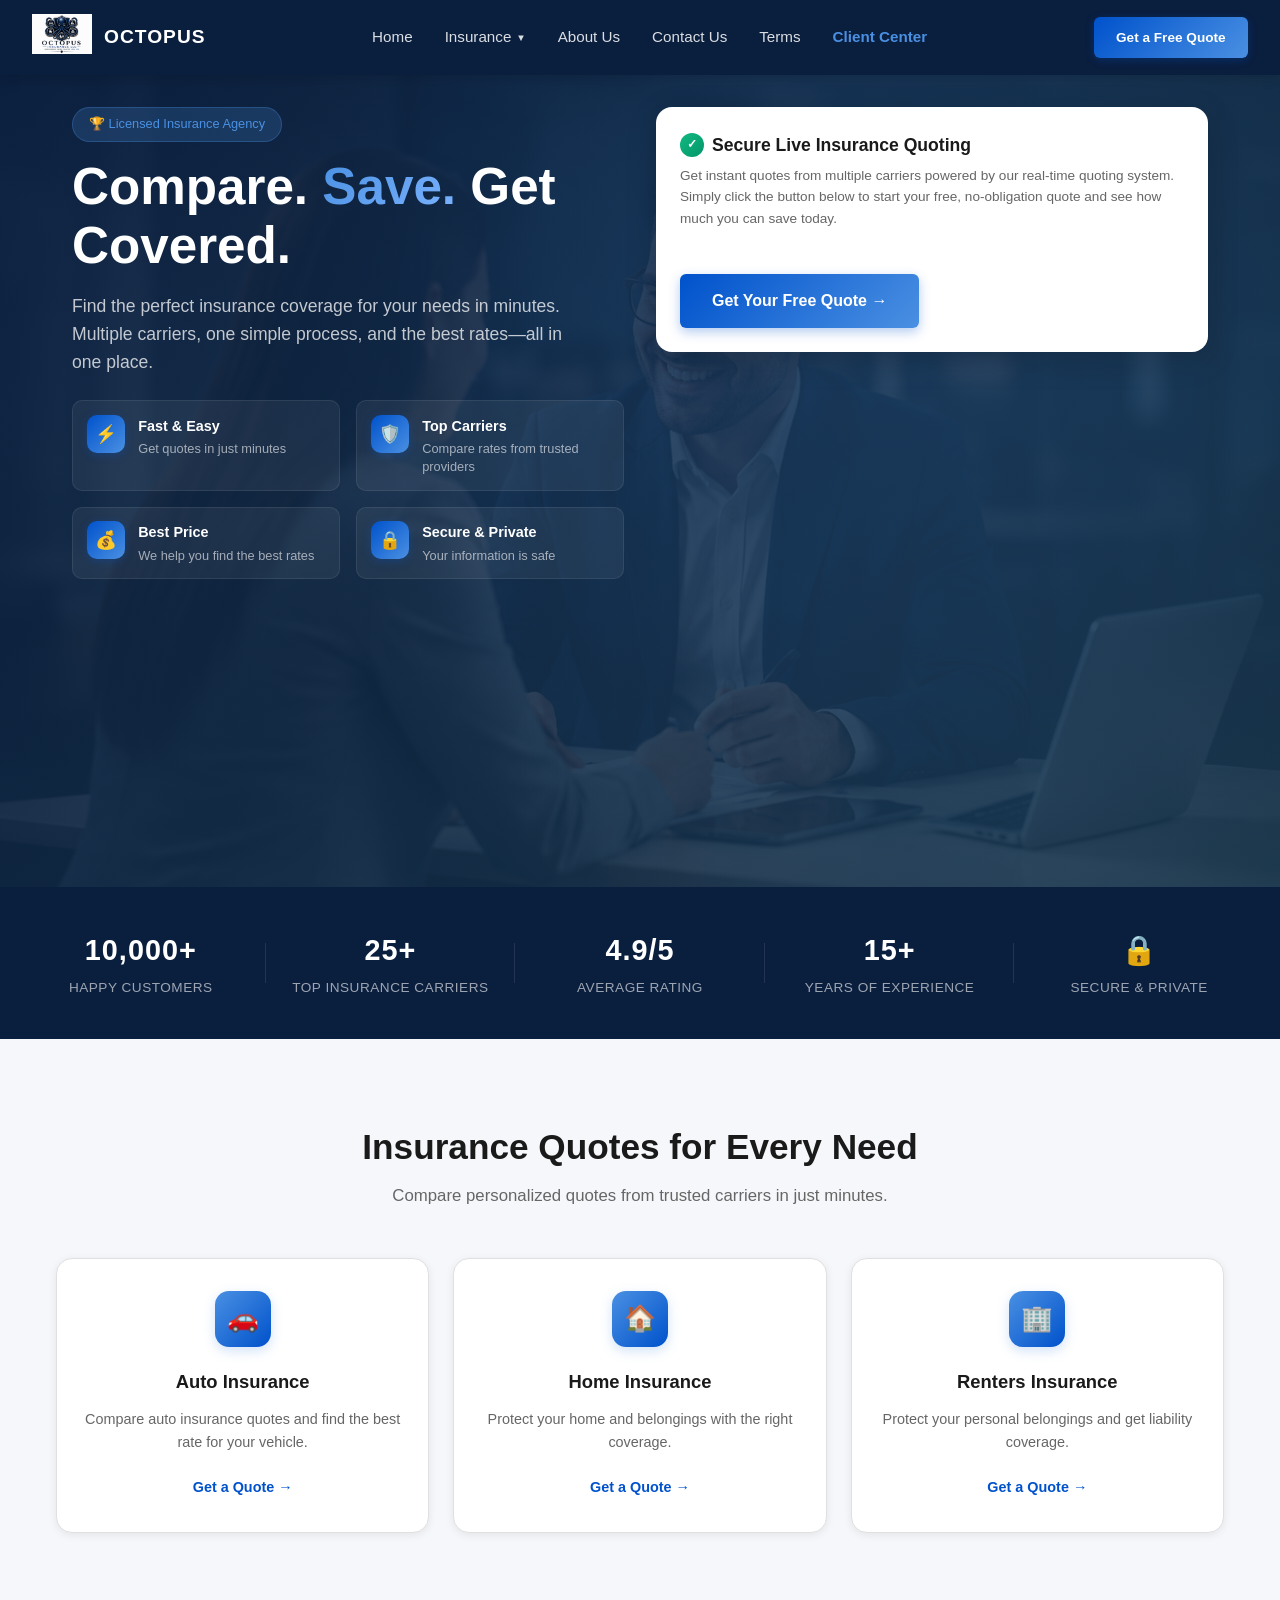
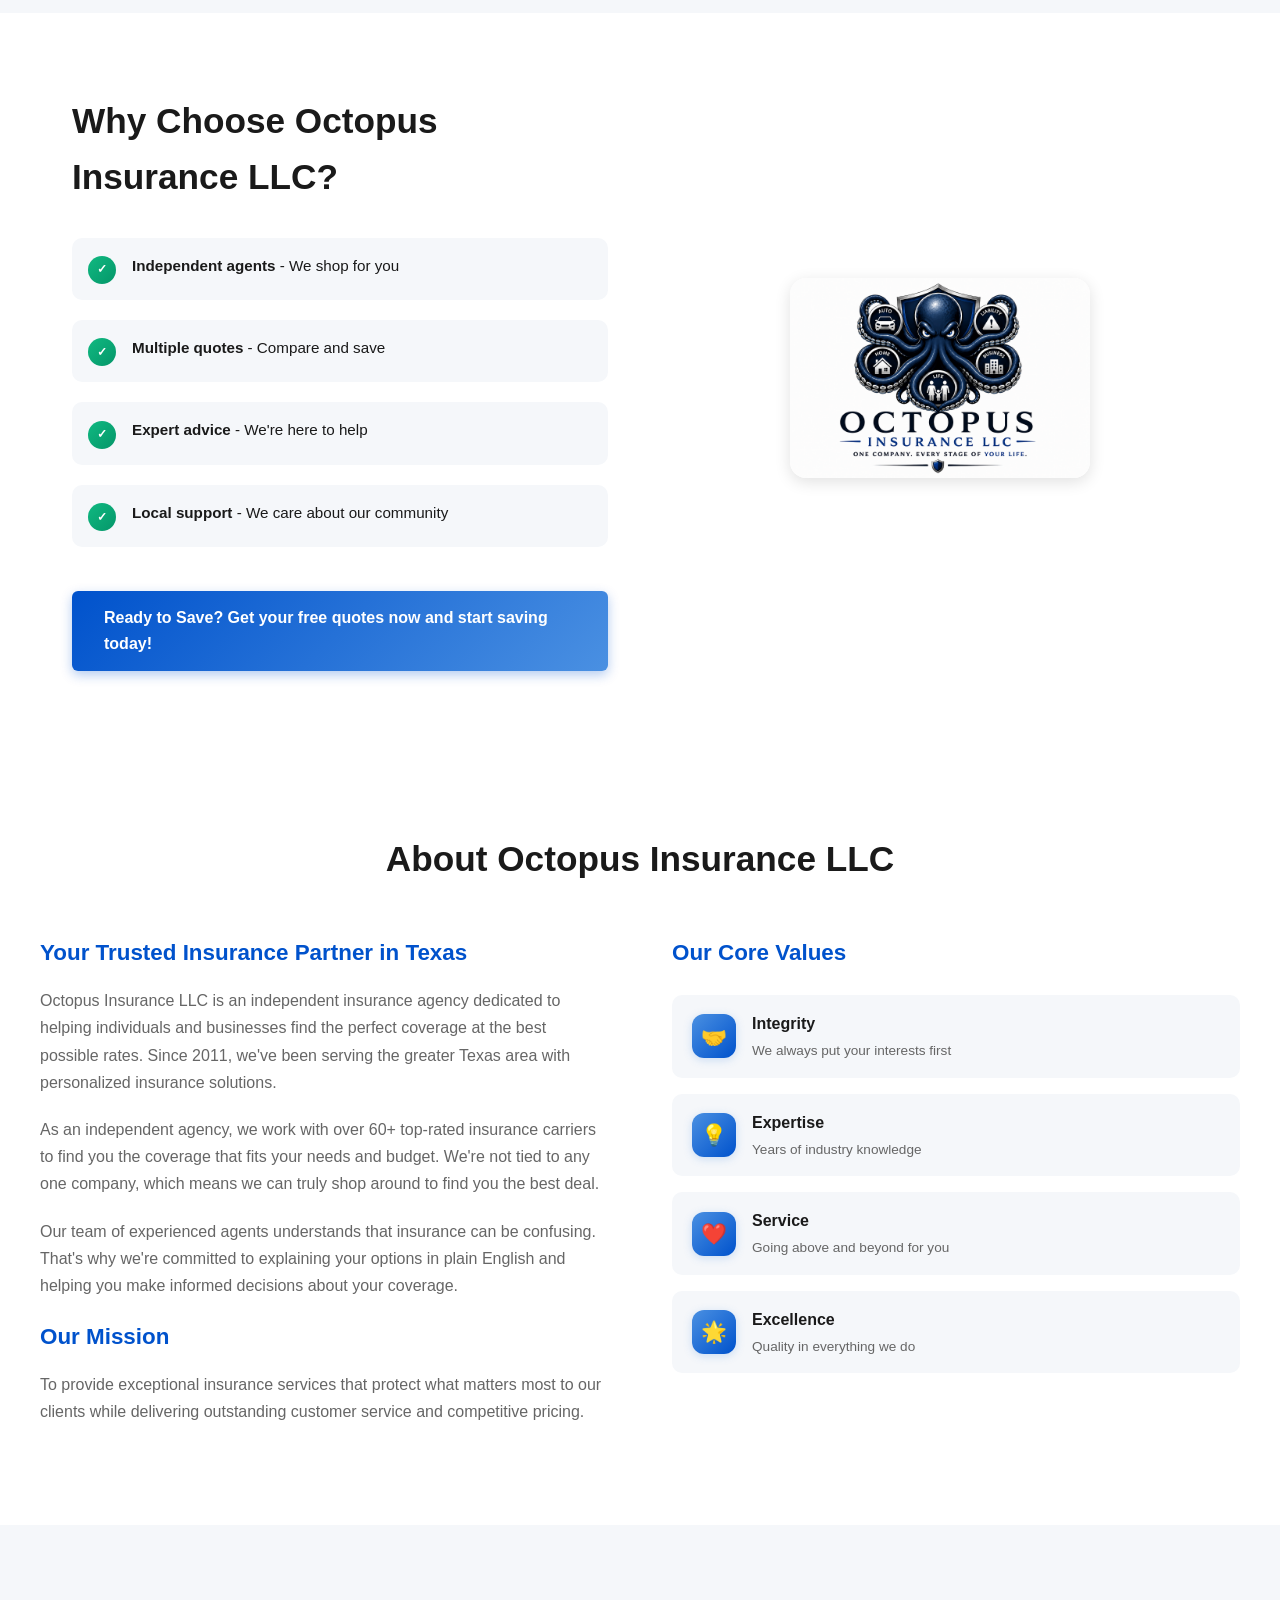
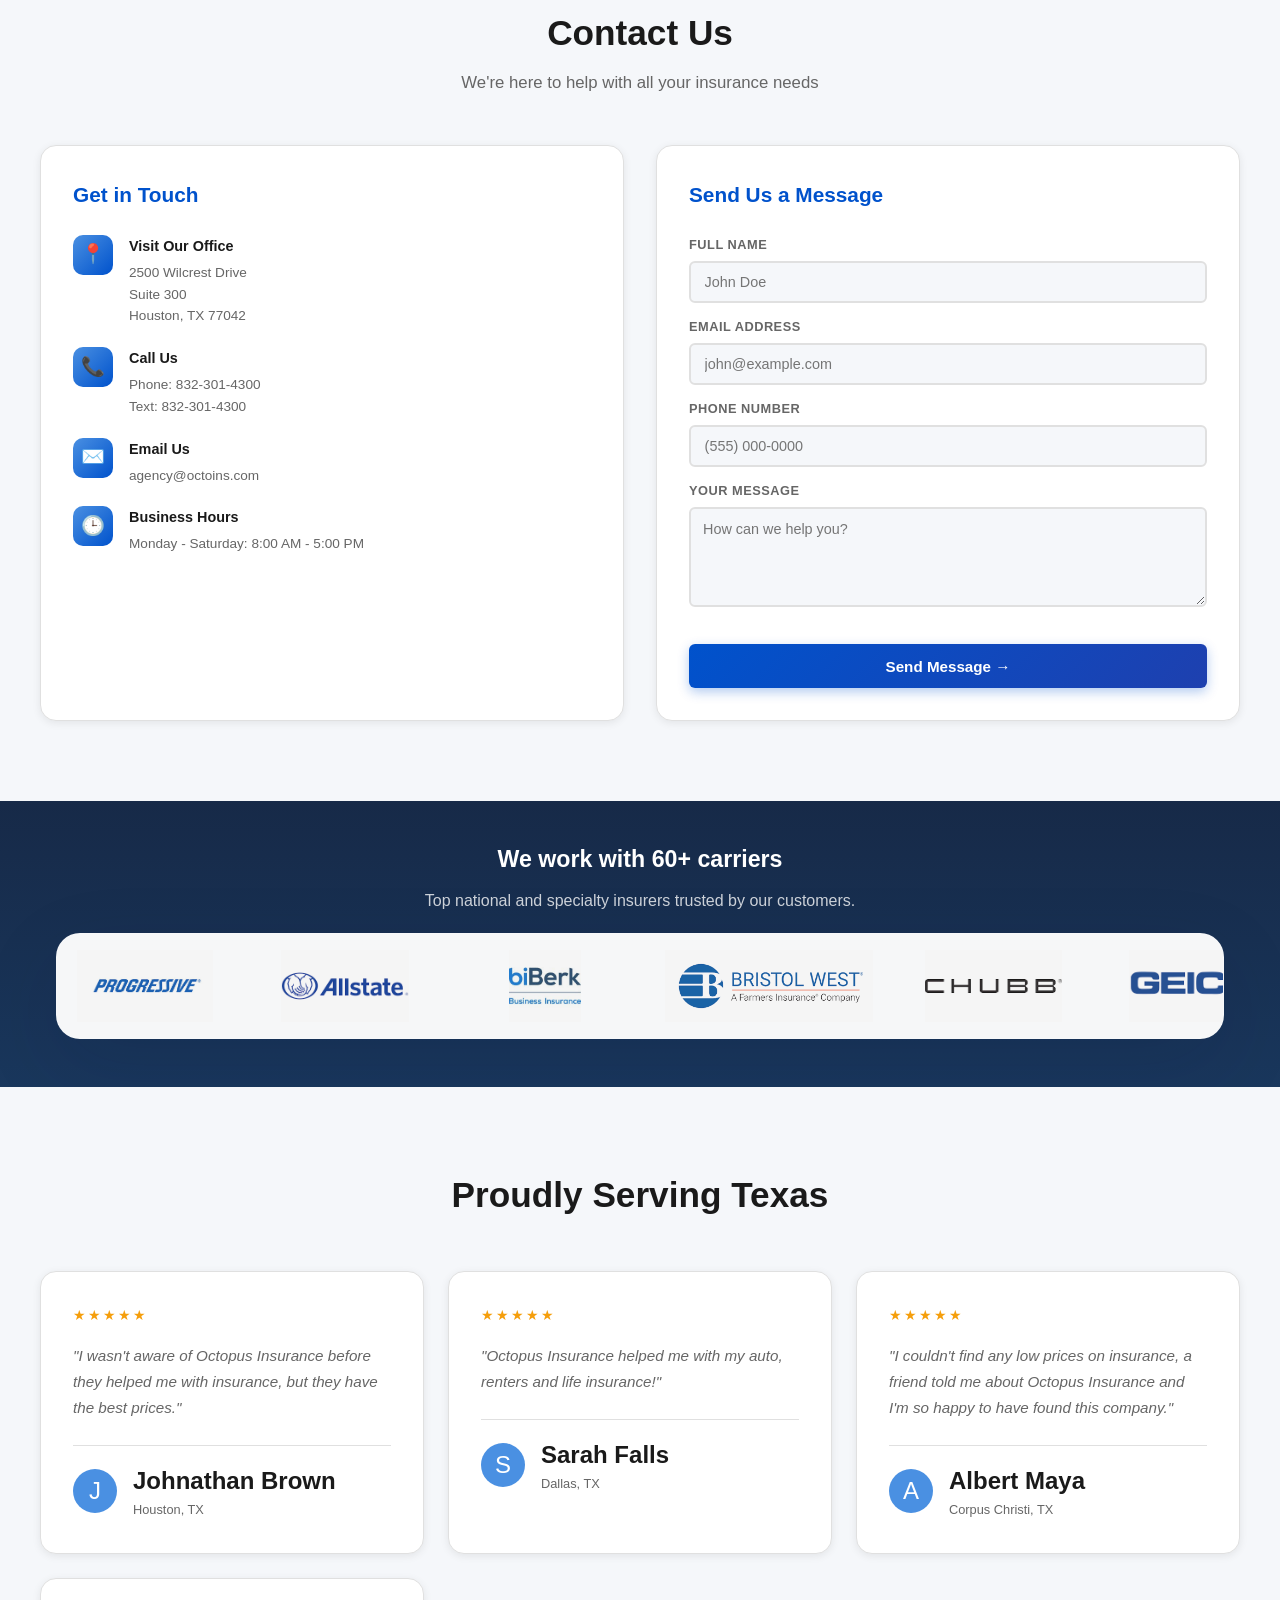
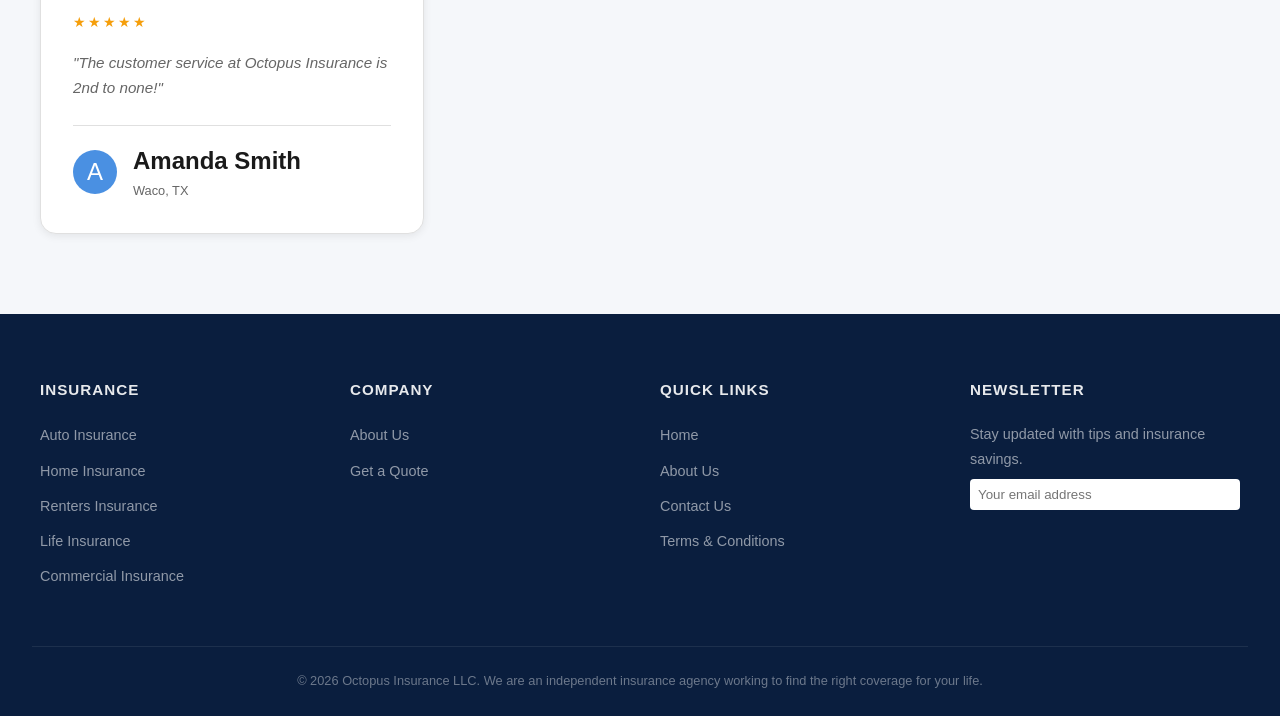
<file: index.html>
<!DOCTYPE html>
<html lang="en">
<head>
  <meta charset="UTF-8">
  <meta name="viewport" content="width=device-width, initial-scale=1.0">
  <meta name="keywords" content="Houston, Cheap, Michigan, Louisiana, 832, 313, 504, 225, 713, 616, 615, 218, 281, Texas, Dallas, Progressive, Geico, All-State, Commercial">
  <meta name="description" content="Octopus Insurance LLC — Compare rates and save on auto, home, renters, life, and commercial insurance. Fast quotes and expert help finding affordable coverage.">
  <title>Octopus Insurance LLC - Compare & Save on Insurance</title>
  <link rel="stylesheet" href="css/style.css">
</head>
<body>
  <!-- HEADER -->
  <header>
    <div class="logo">
      <a href="index.html"><img src="logo.png" alt="Octopus Insurance"></a>
      <a href="index.html" style="text-decoration: none; color: inherit;"><span>OCTOPUS</span></a>
    </div>
    
    <nav id="navbar">
      <a href="index.html">Home</a>
      <div class="dropdown">
        <a href="#" class="dropdown-btn">Insurance <span class="dropdown-arrow">▼</span></a>
        <div class="dropdown-content">
          <a href="auto.html">Auto Insurance</a>
          <a href="home.html">Home Insurance</a>
          <a href="renters.html">Renters Insurance</a>
          <a href="life.html">Life Insurance</a>
          <a href="commercial.html">Commercial Insurance</a>
        </div>
      </div>
      <a href="#about">About Us</a>
      <a href="#contact">Contact Us</a>
      <a href="terms.html">Terms</a>
      <a href="client-center.html" style="color: #4A90E2; font-weight: 600;">Client Center</a>
    </nav>
    
    <div class="header-actions">
      <a href="quote.html" class="header-cta">Get a Free Quote</a>
    </div>
    
    <div class="mobile-menu-toggle" id="mobileMenuToggle">
      <span></span>
      <span></span>
      <span></span>
    </div>
  </header>

  <!-- HERO SECTION -->
  <section class="hero" style="background-image: url('background.png'); background-size: cover; background-position: center;">
    <div class="hero-wrapper">
      <div class="hero-content">
        <div class="hero-badge">🏆 Licensed Insurance Agency</div>
        <h1>Compare. <span class="highlight">Save.</span> Get Covered.</h1>
        <p>Find the perfect insurance coverage for your needs in minutes. Multiple carriers, one simple process, and the best rates—all in one place.</p>
        
        <div class="hero-features">
          <div class="feature-item">
            <div class="feature-icon">⚡</div>
            <div>
              <h3>Fast & Easy</h3>
              <p>Get quotes in just minutes</p>
            </div>
          </div>
          <div class="feature-item">
            <div class="feature-icon">🛡️</div>
            <div>
              <h3>Top Carriers</h3>
              <p>Compare rates from trusted providers</p>
            </div>
          </div>
          <div class="feature-item">
            <div class="feature-icon">💰</div>
            <div>
              <h3>Best Price</h3>
              <p>We help you find the best rates</p>
            </div>
          </div>
          <div class="feature-item">
            <div class="feature-icon">🔒</div>
            <div>
              <h3>Secure & Private</h3>
              <p>Your information is safe</p>
            </div>
          </div>
        </div>
      </div>
      
      <div class="quote-form" id="quote">
        <h3><span>✓</span> Secure Live Insurance Quoting</h3>
        <p>Get instant quotes from multiple carriers powered by our real-time quoting system. Simply click the button below to start your free, no-obligation quote and see how much you can save today.</p>
        <a href="quote.html" class="why-choose-cta" style="display: inline-block; text-align: center; margin-top: 1.5rem;">Get Your Free Quote →</a>
      </div>
    </div>
  </section>

  <!-- STATS SECTION -->
  <section class="stats">
    <div class="stat-item">
      <h4>10,000+</h4>
      <p>Happy Customers</p>
    </div>
    <div class="stat-item">
      <h4>25+</h4>
      <p>Top Insurance Carriers</p>
    </div>
    <div class="stat-item">
      <h4>4.9/5</h4>
      <p>Average Rating</p>
    </div>
    <div class="stat-item">
      <h4>15+</h4>
      <p>Years of Experience</p>
    </div>
    <div class="stat-item">
      <h4>🔒</h4>
      <p>Secure & Private</p>
    </div>
  </section>

  <!-- INSURANCE TYPES SECTION -->
  <section class="insurance-types">
    <h2>Insurance Quotes for Every Need</h2>
    <p>Compare personalized quotes from trusted carriers in just minutes.</p>
    
    <div class="insurance-grid">
      <div class="insurance-card">
        <div class="insurance-card-icon">🚗</div>
        <h3>Auto Insurance</h3>
        <p>Compare auto insurance quotes and find the best rate for your vehicle.</p>
        <a href="auto.html" class="card-link">Get a Quote →</a>
      </div>
      
      <div class="insurance-card">
        <div class="insurance-card-icon">🏠</div>
        <h3>Home Insurance</h3>
        <p>Protect your home and belongings with the right coverage.</p>
        <a href="home.html" class="card-link">Get a Quote →</a>
      </div>
      
      <div class="insurance-card">
        <div class="insurance-card-icon">🏢</div>
        <h3>Renters Insurance</h3>
        <p>Protect your personal belongings and get liability coverage.</p>
        <a href="renters.html" class="card-link">Get a Quote →</a>
      </div>
      
    </div>
  </section>

  <!-- WHY CHOOSE SECTION -->
  <section class="why-choose">
    <div class="why-choose-content">
      <h2>Why Choose Octopus Insurance LLC?</h2>
      
      <div class="why-choose-item">
        <div class="why-choose-icon">✓</div>
        <p><strong>Independent agents</strong> - We shop for you</p>
      </div>
      
      <div class="why-choose-item">
        <div class="why-choose-icon">✓</div>
        <p><strong>Multiple quotes</strong> - Compare and save</p>
      </div>
      
      <div class="why-choose-item">
        <div class="why-choose-icon">✓</div>
        <p><strong>Expert advice</strong> - We're here to help</p>
      </div>
      
      <div class="why-choose-item">
        <div class="why-choose-icon">✓</div>
        <p><strong>Local support</strong> - We care about our community</p>
      </div>
      
      <a href="quote.html" class="why-choose-cta">Ready to Save? Get your free quotes now and start saving today!</a>
    </div>
    
    <div class="why-choose-image">
      <img src="logo.png" alt="Octopus Insurance Logo" style="max-width: 300px;">
    </div>
  </section>

  <!-- ABOUT US SECTION -->
  <section id="about" class="about-us">
    <div class="about-us-content">
      <h2>About Octopus Insurance LLC</h2>
      <div class="about-grid">
        <div class="about-text">
          <h3>Your Trusted Insurance Partner in Texas</h3>
          <p>Octopus Insurance LLC is an independent insurance agency dedicated to helping individuals and businesses find the perfect coverage at the best possible rates. Since 2011, we've been serving the greater Texas area with personalized insurance solutions.</p>
          <p>As an independent agency, we work with over 60+ top-rated insurance carriers to find you the coverage that fits your needs and budget. We're not tied to any one company, which means we can truly shop around to find you the best deal.</p>
          <p>Our team of experienced agents understands that insurance can be confusing. That's why we're committed to explaining your options in plain English and helping you make informed decisions about your coverage.</p>
          <h3>Our Mission</h3>
          <p>To provide exceptional insurance services that protect what matters most to our clients while delivering outstanding customer service and competitive pricing.</p>
        </div>
        <div class="about-values">
          <h3>Our Core Values</h3>
          <div class="value-item">
            <span class="value-icon">🤝</span>
            <div>
              <h4>Integrity</h4>
              <p>We always put your interests first</p>
            </div>
          </div>
          <div class="value-item">
            <span class="value-icon">💡</span>
            <div>
              <h4>Expertise</h4>
              <p>Years of industry knowledge</p>
            </div>
          </div>
          <div class="value-item">
            <span class="value-icon">❤️</span>
            <div>
              <h4>Service</h4>
              <p>Going above and beyond for you</p>
            </div>
          </div>
          <div class="value-item">
            <span class="value-icon">🌟</span>
            <div>
              <h4>Excellence</h4>
              <p>Quality in everything we do</p>
            </div>
          </div>
        </div>
      </div>
    </div>
  </section>

  <!-- CONTACT US SECTION -->
  <section id="contact" class="contact-us">
    <div class="contact-us-content">
      <h2>Contact Us</h2>
      <p class="contact-subtitle">We're here to help with all your insurance needs</p>
      <div class="contact-grid">
        <div class="contact-info-box">
          <h3>Get in Touch</h3>
          <div class="contact-detail">
            <div class="contact-icon">📍</div>
            <div>
              <h4>Visit Our Office</h4>
              <p>2500 Wilcrest Drive<br>Suite 300<br>Houston, TX 77042</p>
            </div>
          </div>
          <div class="contact-detail">
            <div class="contact-icon">📞</div>
              <div>
                <h4>Call Us</h4>
                <p>Phone: 832-301-4300<br>Text: 832-301-4300</p>
              </div>
          </div>
          <div class="contact-detail">
            <div class="contact-icon">✉️</div>
            <div>
              <h4>Email Us</h4>
              <p>agency@octoins.com</p>
            </div>
          </div>
          <div class="contact-detail">
            <div class="contact-icon">🕒</div>
            <div>
              <h4>Business Hours</h4>
              <p>Monday - Saturday: 8:00 AM - 5:00 PM</p>
            </div>
          </div>
        </div>
        <div class="contact-form-box">
          <h3>Send Us a Message</h3>
          <form id="contactForm">
            <div class="form-group">
              <label for="contactName">Full Name</label>
              <input type="text" id="contactName" name="contactName" required placeholder="John Doe">
            </div>
            <div class="form-group">
              <label for="contactEmail">Email Address</label>
              <input type="email" id="contactEmail" name="contactEmail" required placeholder="john@example.com">
            </div>
            <div class="form-group">
              <label for="contactPhone">Phone Number</label>
              <input type="tel" id="contactPhone" name="contactPhone" placeholder="(555) 000-0000">
            </div>
            <div class="form-group">
              <label for="contactMessage">Your Message</label>
              <textarea id="contactMessage" name="contactMessage" rows="4" required placeholder="How can we help you?"></textarea>
            </div>
            <button type="submit" class="submit-btn send-btn">Send Message →</button>
          </form>
        </div>
      </div>
    </div>
  </section>

  <!-- PARTNER LOGO TICKER -->
  <section class="partner-ticker" aria-label="Insurance carriers we work with">
    <div class="partner-ticker-inner">
      <h2 class="partner-ticker-heading">We work with 60+ carriers</h2>
      <p class="partner-ticker-subtitle">Top national and specialty insurers trusted by our customers.</p>
      <div class="ticker">
        <div class="ticker-track">
          <div class="ticker-item"><img src="Progressive.png" alt="Progressive"></div>
          <div class="ticker-item"><img src="all state.png" alt="All State"></div>
          <div class="ticker-item"><img src="biberk.jpg" alt="BiBerk"></div>
          <div class="ticker-item"><img src="bristol west.png" alt="Bristol West"></div>
          <div class="ticker-item"><img src="chubb.png" alt="Chubb"></div>
          <div class="ticker-item"><img src="geico.png" alt="Geico"></div>
          <div class="ticker-item"><img src="hiscox.png" alt="Hiscox"></div>

          <!-- repeat for seamless loop -->
          <div class="ticker-item"><img src="Progressive.png" alt="Progressive"></div>
          <div class="ticker-item"><img src="all state.png" alt="All State"></div>
          <div class="ticker-item"><img src="biberk.jpg" alt="BiBerk"></div>
          <div class="ticker-item"><img src="bristol west.png" alt="Bristol West"></div>
          <div class="ticker-item"><img src="chubb.png" alt="Chubb"></div>
          <div class="ticker-item"><img src="geico.png" alt="Geico"></div>
          <div class="ticker-item"><img src="hiscox.png" alt="Hiscox"></div>
        </div>
      </div>
    </div>
  </section>

  <!-- TESTIMONIALS SECTION -->
  <section class="testimonials">
    <h2>Proudly Serving Texas</h2>
    
    <div class="testimonials-grid">
      <div class="testimonial-card">
        <div class="stars">★★★★★</div>
        <p class="testimonial-text">"I wasn't aware of Octopus Insurance before they helped me with insurance, but they have the best prices."</p>
        <div class="testimonial-author">
          <div class="author-avatar" style="background: #4a90e2; display: flex; align-items: center; justify-content: center; font-size: 1.5rem; color: white;">J</div>
          <div class="author-info">
            <h4 style="font-size: 1.5rem;">Johnathan Brown</h4>
            <p>Houston, TX</p>
          </div>
        </div>
      </div>
      
      <div class="testimonial-card">
        <div class="stars">★★★★★</div>
        <p class="testimonial-text">"Octopus Insurance helped me with my auto, renters and life insurance!"</p>
        <div class="testimonial-author">
          <div class="author-avatar" style="background: #4a90e2; display: flex; align-items: center; justify-content: center; font-size: 1.5rem; color: white;">S</div>
          <div class="author-info">
            <h4 style="font-size: 1.5rem;">Sarah Falls</h4>
            <p>Dallas, TX</p>
          </div>
        </div>
      </div>
      
      <div class="testimonial-card">
        <div class="stars">★★★★★</div>
        <p class="testimonial-text">"I couldn't find any low prices on insurance, a friend told me about Octopus Insurance and I'm so happy to have found this company."</p>
        <div class="testimonial-author">
          <div class="author-avatar" style="background: #4a90e2; display: flex; align-items: center; justify-content: center; font-size: 1.5rem; color: white;">A</div>
          <div class="author-info">
            <h4 style="font-size: 1.5rem;">Albert Maya</h4>
            <p>Corpus Christi, TX</p>
          </div>
        </div>
      </div>

      <div class="testimonial-card">
        <div class="stars">★★★★★</div>
        <p class="testimonial-text">"The customer service at Octopus Insurance is 2nd to none!"</p>
        <div class="testimonial-author">
          <div class="author-avatar" style="background: #4a90e2; display: flex; align-items: center; justify-content: center; font-size: 1.5rem; color: white;">A</div>
          <div class="author-info">
            <h4 style="font-size: 1.5rem;">Amanda Smith</h4>
            <p>Waco, TX</p>
          </div>
        </div>
      </div>
    </div>
  </section>


  <!-- FOOTER -->
  <footer>
    <div class="footer-content">
      <div class="footer-section">
        <h4>Insurance</h4>
        <ul>
          <li><a href="auto.html">Auto Insurance</a></li>
          <li><a href="home.html">Home Insurance</a></li>
          <li><a href="renters.html">Renters Insurance</a></li>
          <li><a href="life.html">Life Insurance</a></li>
          <li><a href="commercial.html">Commercial Insurance</a></li>
        </ul>
      </div>
      
      <div class="footer-section">
        <h4>Company</h4>
        <ul>
          <li><a href="#about">About Us</a></li>
          <li><a href="quote.html">Get a Quote</a></li>
        </ul>
      </div>
      
      <div class="footer-section">
        <h4>Quick Links</h4>
        <ul>
          <li><a href="index.html">Home</a></li>
          <li><a href="#about">About Us</a></li>
          <li><a href="#contact">Contact Us</a></li>
          <li><a href="terms.html">Terms & Conditions</a></li>
        </ul>
      </div>
      
      <div class="footer-section">
        <h4>Newsletter</h4>
        <p>Stay updated with tips and insurance savings.</p>
        <input type="email" placeholder="Your email address" style="width: 100%; padding: 0.5rem; border-radius: 4px; border: none; margin-top: 0.5rem;">
      </div>
    </div>
    
    <div class="footer-bottom">
      <p>&copy; 2026 Octopus Insurance LLC. We are an independent insurance agency working to find the right coverage for your life.</p>
    </div>
  </footer>

  <script src="js/script.js"></script>
</body>
</html>
</file>
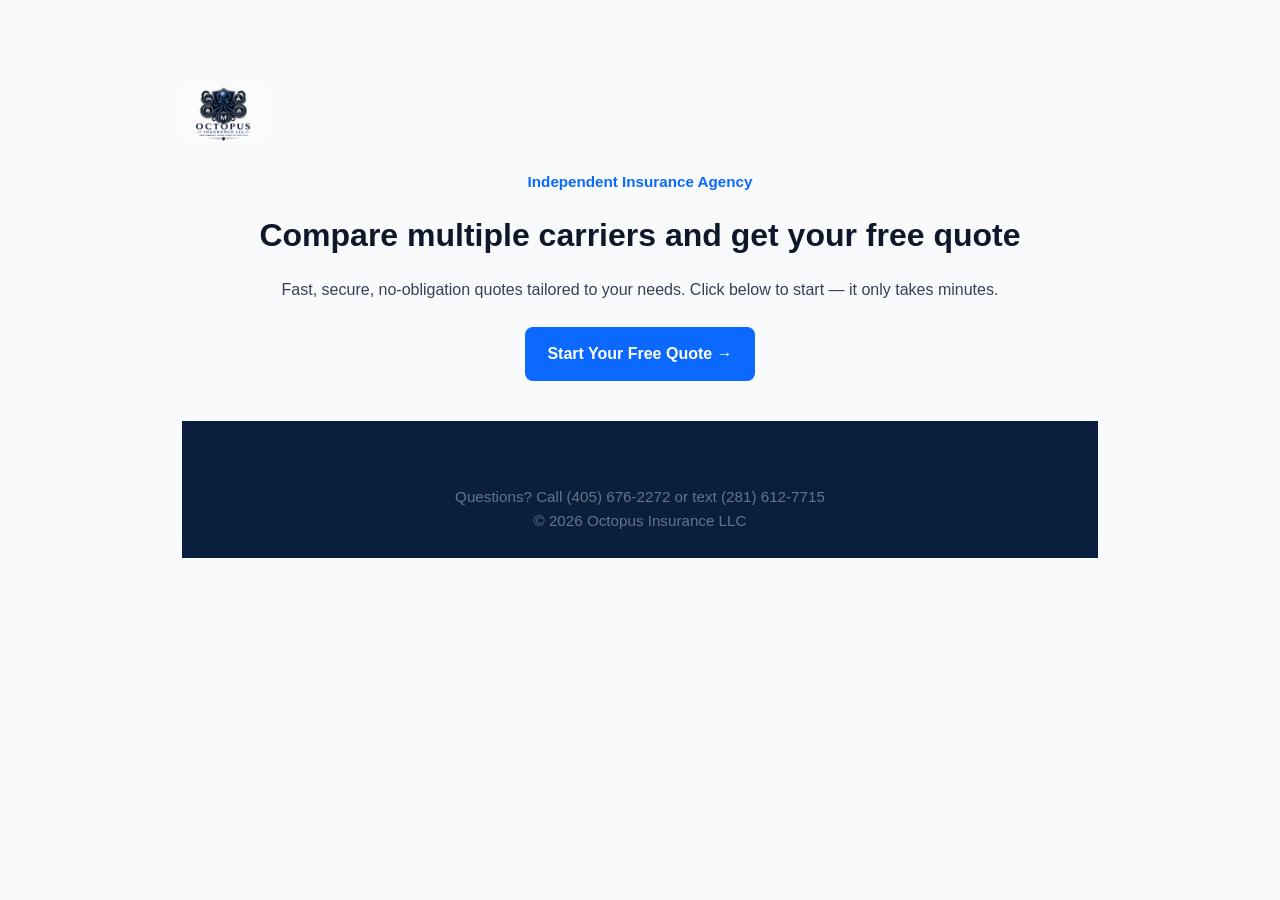
<file: landingpage/index.html>
<!DOCTYPE html>
<html lang="en">
<head>
  <meta charset="utf-8">
  <meta name="viewport" content="width=device-width,initial-scale=1">
  <meta name="description" content="Get a fast, free insurance quote — auto, home, renters, life, and commercial.">
  <title>OctoIns — Free Insurance Quote</title>
  <link rel="stylesheet" href="/css/style.css">
  <style>
    body{font-family:Inter,Arial,Helvetica,sans-serif;margin:0;color:#1f2937;background:#f8fafc}
    .wrap{max-width:980px;margin:6vh auto;padding:2rem;text-align:center}
    .logo img{height:56px}
    h1{font-size:2rem;margin:1rem 0;color:#0f172a}
    p.lead{color:#334155;margin:0 0 1.5rem}
    .cta{display:inline-block;background:#0b69ff;color:#fff;padding:.9rem 1.4rem;border-radius:8px;text-decoration:none;font-weight:700}
    footer{margin-top:2.5rem;color:#64748b;font-size:.95rem}
  </style>
</head>
<body>
  <main class="wrap">
    <div class="logo">
      <a href="/"><img src="/logo.png" alt="Octopus Insurance"></a>
    </div>

    <div style="margin-top:1.25rem">
      <div style="font-size:.95rem;color:#0b69ff;font-weight:600">Independent Insurance Agency</div>
      <h1>Compare multiple carriers and get your free quote</h1>
      <p class="lead">Fast, secure, no-obligation quotes tailored to your needs. Click below to start — it only takes minutes.</p>
      <a href="/quote.html" class="cta" aria-label="Start free quote">Start Your Free Quote →</a>
    </div>

    <footer>
      <p>Questions? Call (405) 676-2272 or text (281) 612-7715</p>
      <p>&copy; 2026 Octopus Insurance LLC</p>
    </footer>
  </main>
</body>
</html>
</file>
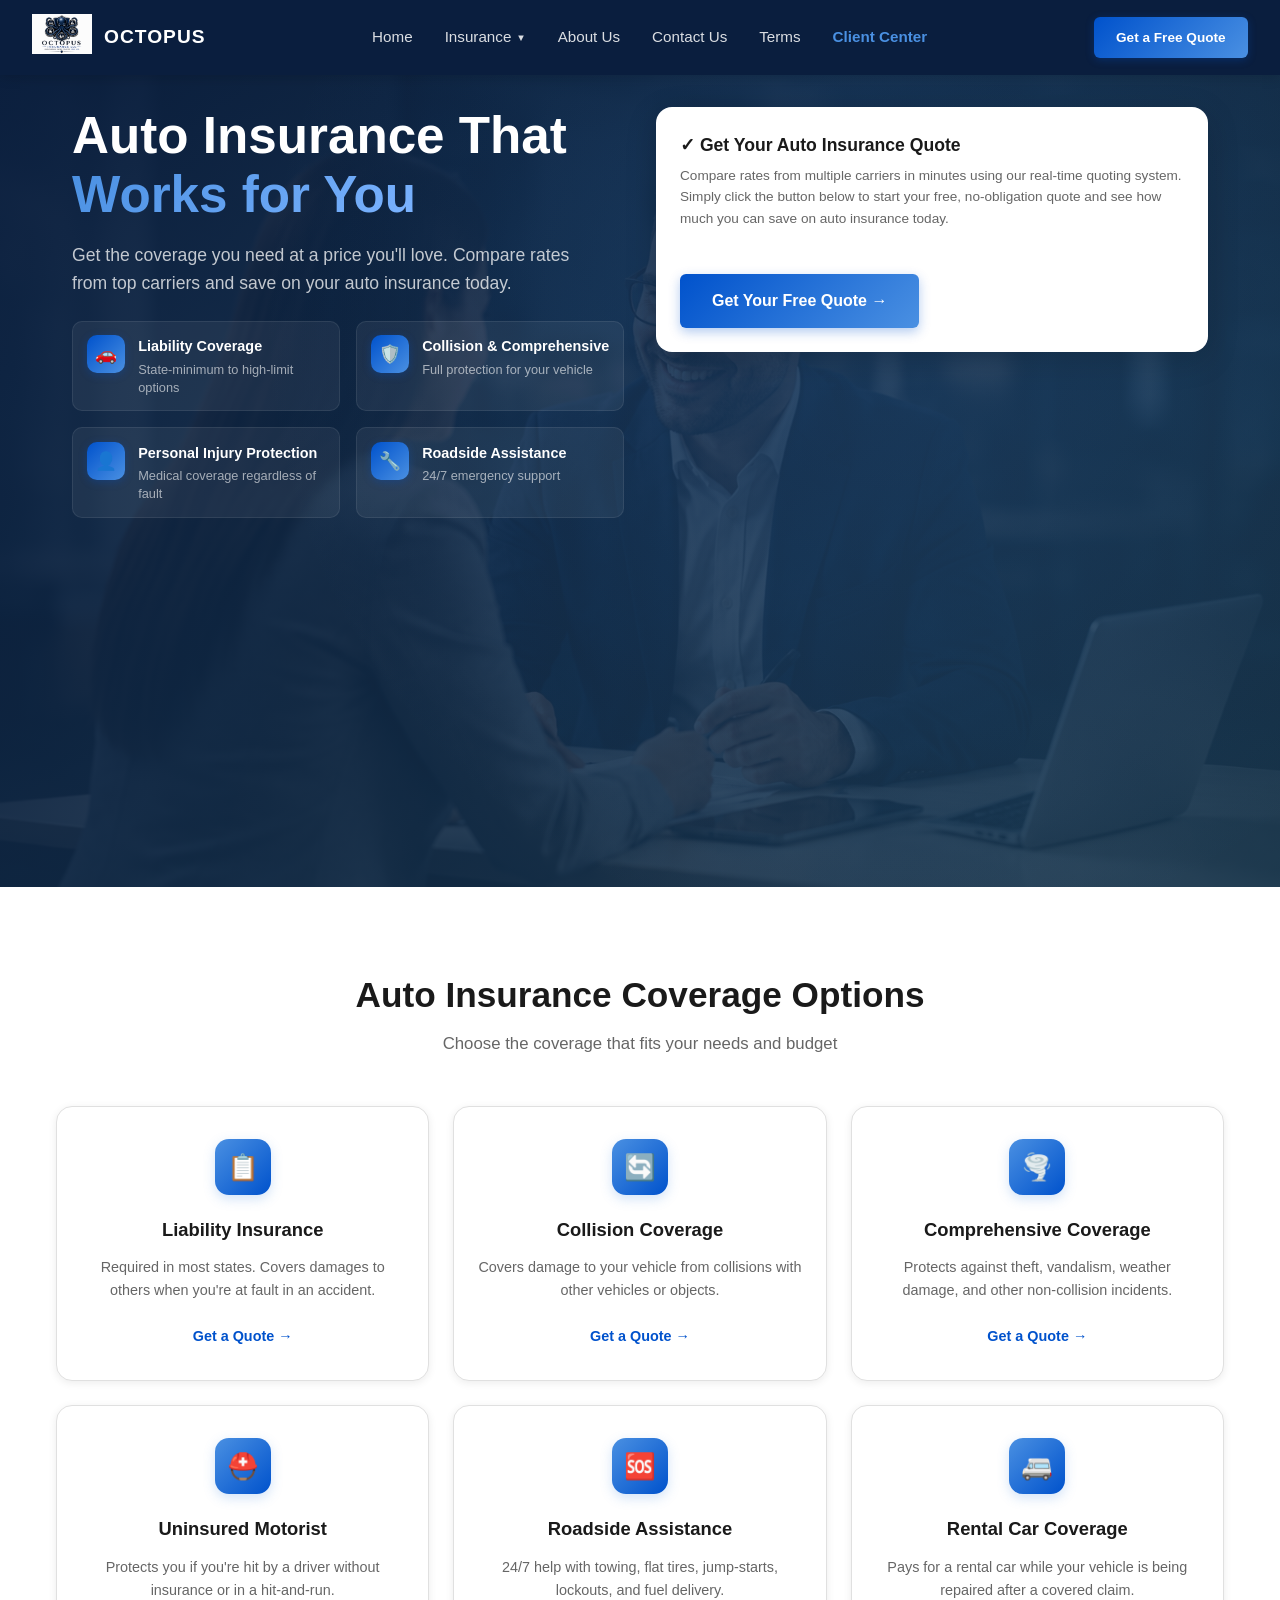
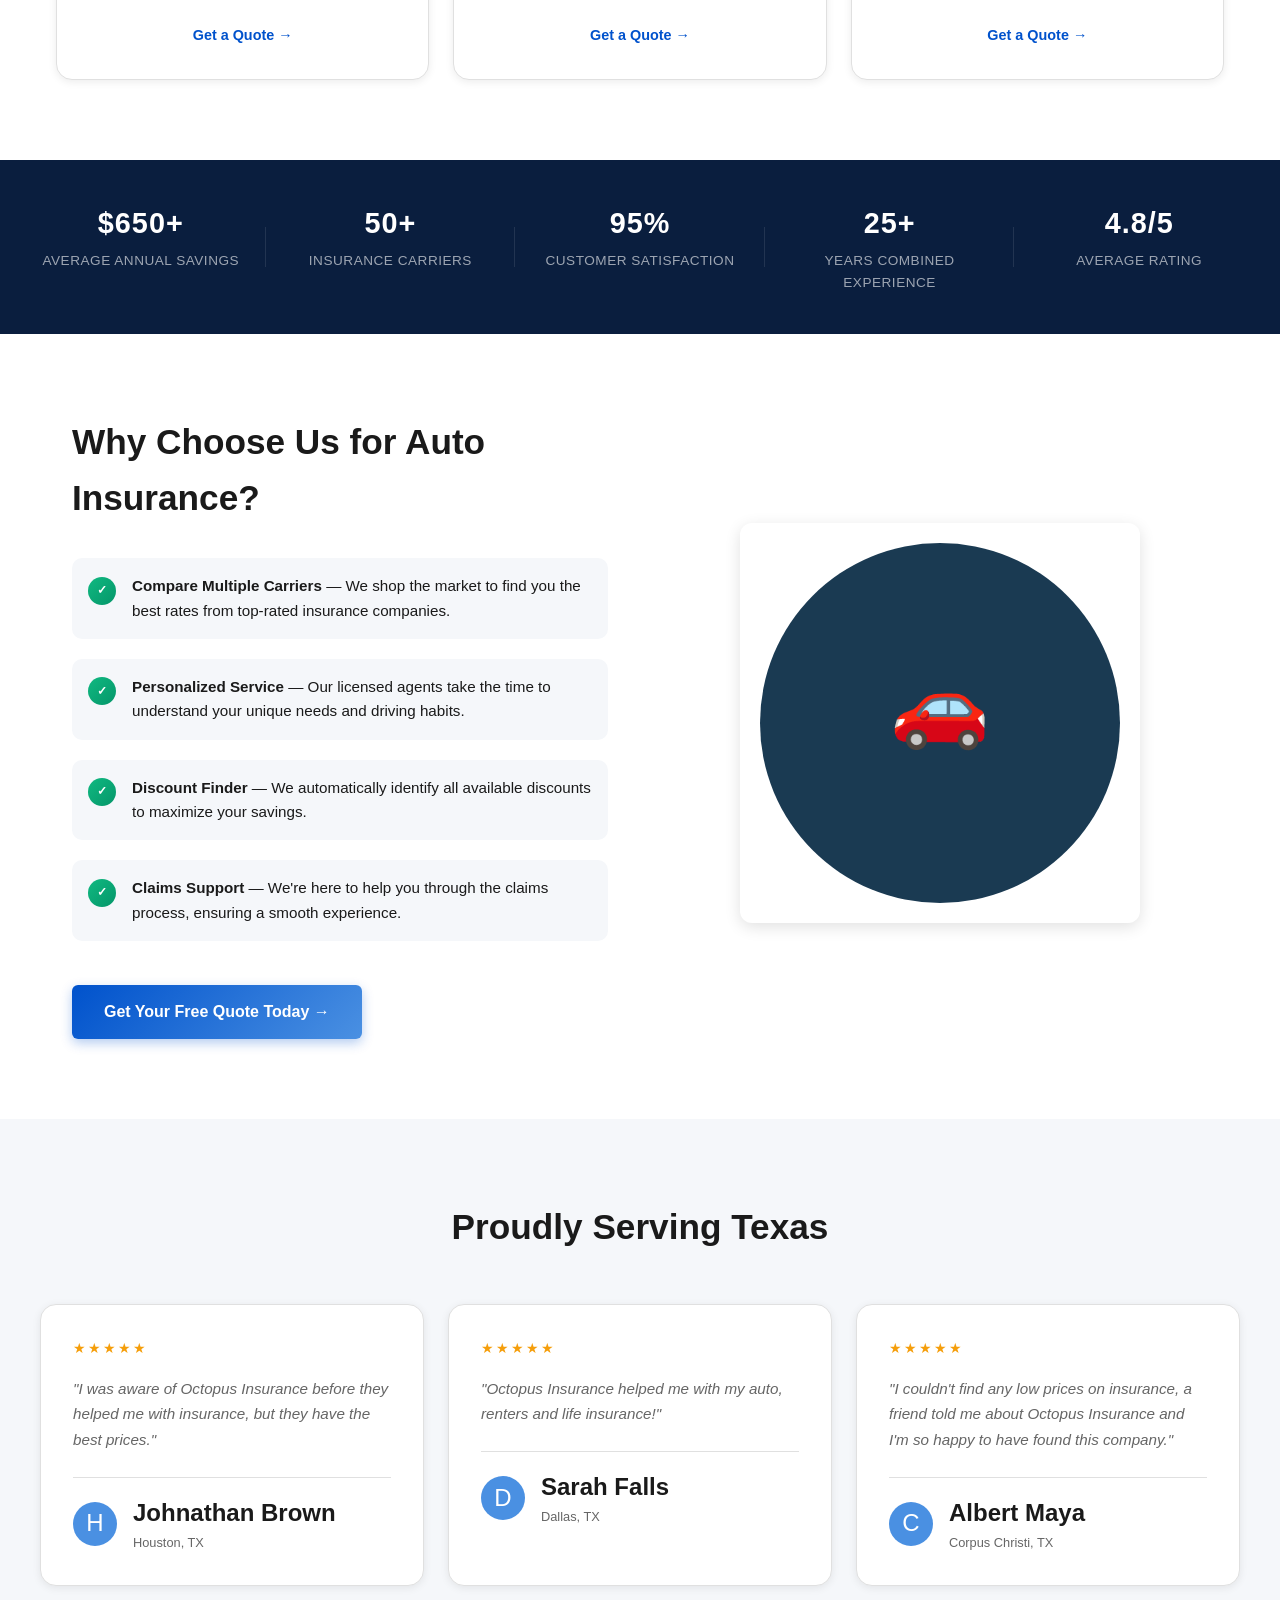
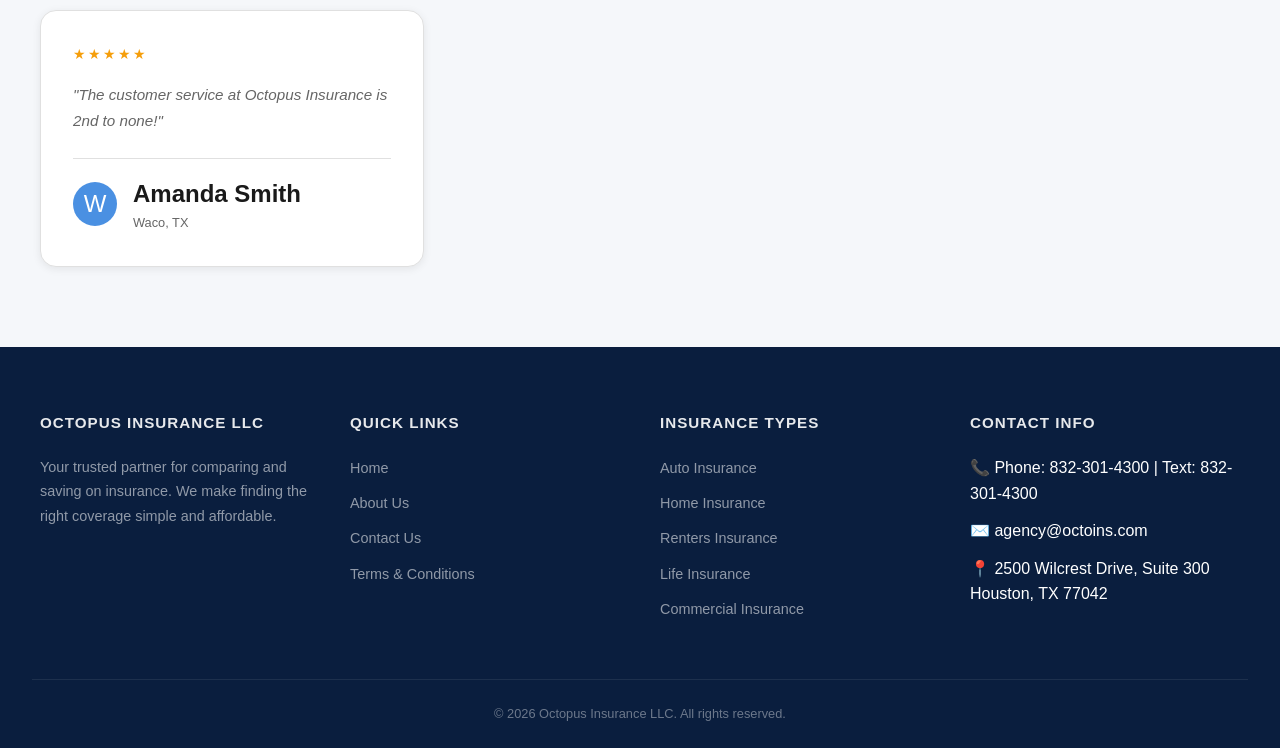
<file: auto.html>
<!DOCTYPE html>
<html lang="en">
<head>
  <meta charset="UTF-8">
  <meta name="viewport" content="width=device-width, initial-scale=1.0">
  <meta name="keywords" content="Houston, Cheap, Michigan, Louisiana, 832, 313, 504, 225, 713, 616, 615, 218, 281, Texas, Dallas, Progressive, Geico, All-State, Commercial">
  <meta name="description" content="Compare auto insurance quotes with Octopus Insurance and save. Fast, affordable coverage options from major carriers tailored for Texas drivers.">
  <title>Auto Insurance Quotes - Octopus Insurance LLC</title>
  <link rel="stylesheet" href="css/style.css">
</head>
<body>
  <!-- HEADER -->
  <header>
    <div class="logo">
      <a href="index.html"><img src="logo.png" alt="Octopus Insurance"></a>
      <a href="index.html" style="text-decoration: none; color: inherit;"><span>OCTOPUS</span></a>
    </div>
    
    <nav id="navbar">
      <a href="index.html">Home</a>
      <div class="dropdown">
        <a href="#" class="dropdown-btn">Insurance <span class="dropdown-arrow">▼</span></a>
        <div class="dropdown-content">
          <a href="auto.html">Auto Insurance</a>
          <a href="home.html">Home Insurance</a>
          <a href="renters.html">Renters Insurance</a>
          <a href="life.html">Life Insurance</a>
          <a href="commercial.html">Commercial Insurance</a>
        </div>
      </div>
      <a href="index.html#about">About Us</a>
      <a href="index.html#contact">Contact Us</a>
      <a href="terms.html">Terms</a>
      <a href="client-center.html" style="color: #4A90E2; font-weight: 600;">Client Center</a>
    </nav>
    
    <div class="header-actions">
      <a href="quote.html" class="header-cta">Get a Free Quote</a>
    </div>
    
    <div class="mobile-menu-toggle" id="mobileMenuToggle">
      <span></span>
      <span></span>
      <span></span>
    </div>
  </header>

  <!-- HERO SECTION -->
  <section class="hero" style="background-image: url('background.png'); background-size: cover; background-position: center;">
    <div class="hero-wrapper">
      <div class="hero-content">
        <h1>Auto Insurance That <span class="highlight">Works for You</span></h1>
        <p>Get the coverage you need at a price you'll love. Compare rates from top carriers and save on your auto insurance today.</p>
        
        <div class="hero-features">
          <div class="feature-item">
            <div class="feature-icon">🚗</div>
            <div>
              <h3>Liability Coverage</h3>
              <p>State-minimum to high-limit options</p>
            </div>
          </div>
          <div class="feature-item">
            <div class="feature-icon">🛡️</div>
            <div>
              <h3>Collision & Comprehensive</h3>
              <p>Full protection for your vehicle</p>
            </div>
          </div>
          <div class="feature-item">
            <div class="feature-icon">👤</div>
            <div>
              <h3>Personal Injury Protection</h3>
              <p>Medical coverage regardless of fault</p>
            </div>
          </div>
          <div class="feature-item">
            <div class="feature-icon">🔧</div>
            <div>
              <h3>Roadside Assistance</h3>
              <p>24/7 emergency support</p>
            </div>
          </div>
        </div>
      </div>
      
      <div class="quote-form" id="quote">
        <h3>✓ Get Your Auto Insurance Quote</h3>
        <p>Compare rates from multiple carriers in minutes using our real-time quoting system. Simply click the button below to start your free, no-obligation quote and see how much you can save on auto insurance today.</p>
        <a href="quote.html" class="why-choose-cta" style="display: inline-block; text-align: center; margin-top: 1.5rem;">Get Your Free Quote →</a>
      </div>
    </div>
  </section>

  <!-- COVERAGE OPTIONS SECTION -->
  <section class="insurance-types" style="background: white;">
    <h2>Auto Insurance Coverage Options</h2>
    <p>Choose the coverage that fits your needs and budget</p>
    
    <div class="insurance-grid" style="grid-template-columns: repeat(3, 1fr); max-width: 1200px; margin: 0 auto; padding: 0 1rem;">
      <div class="insurance-card">
        <div class="insurance-card-icon">📋</div>
        <h3>Liability Insurance</h3>
        <p>Required in most states. Covers damages to others when you're at fault in an accident.</p>
        <a href="quote.html" class="card-link">Get a Quote →</a>
      </div>
      
      <div class="insurance-card">
        <div class="insurance-card-icon">🔄</div>
        <h3>Collision Coverage</h3>
        <p>Covers damage to your vehicle from collisions with other vehicles or objects.</p>
        <a href="quote.html" class="card-link">Get a Quote →</a>
      </div>
      
      <div class="insurance-card">
        <div class="insurance-card-icon">🌪️</div>
        <h3>Comprehensive Coverage</h3>
        <p>Protects against theft, vandalism, weather damage, and other non-collision incidents.</p>
        <a href="quote.html" class="card-link">Get a Quote →</a>
      </div>
      
      <div class="insurance-card">
        <div class="insurance-card-icon">⛑️</div>
        <h3>Uninsured Motorist</h3>
        <p>Protects you if you're hit by a driver without insurance or in a hit-and-run.</p>
        <a href="quote.html" class="card-link">Get a Quote →</a>
      </div>
      
      <div class="insurance-card">
        <div class="insurance-card-icon">🆘</div>
        <h3>Roadside Assistance</h3>
        <p>24/7 help with towing, flat tires, jump-starts, lockouts, and fuel delivery.</p>
        <a href="quote.html" class="card-link">Get a Quote →</a>
      </div>
      
      <div class="insurance-card">
        <div class="insurance-card-icon">🚐</div>
        <h3>Rental Car Coverage</h3>
        <p>Pays for a rental car while your vehicle is being repaired after a covered claim.</p>
        <a href="quote.html" class="card-link">Get a Quote →</a>
      </div>
    </div>
  </section>

  <!-- STATS SECTION -->
  <section class="stats">
    <div class="stat-item">
      <h4>$650+</h4>
      <p>Average Annual Savings</p>
    </div>
    <div class="stat-item">
      <h4>50+</h4>
      <p>Insurance Carriers</p>
    </div>
    <div class="stat-item">
      <h4>95%</h4>
      <p>Customer Satisfaction</p>
    </div>
    <div class="stat-item">
      <h4>25+</h4>
      <p>Years Combined Experience</p>
    </div>
    <div class="stat-item">
      <h4>4.8/5</h4>
      <p>Average Rating</p>
    </div>
  </section>

  <!-- WHY CHOOSE US SECTION -->
  <section class="why-choose">
    <div class="why-choose-content">
      <h2>Why Choose Us for Auto Insurance?</h2>
      
      <div class="why-choose-item">
        <div class="why-choose-icon">✓</div>
        <p><strong>Compare Multiple Carriers</strong> — We shop the market to find you the best rates from top-rated insurance companies.</p>
      </div>
      
      <div class="why-choose-item">
        <div class="why-choose-icon">✓</div>
        <p><strong>Personalized Service</strong> — Our licensed agents take the time to understand your unique needs and driving habits.</p>
      </div>
      
      <div class="why-choose-item">
        <div class="why-choose-icon">✓</div>
        <p><strong>Discount Finder</strong> — We automatically identify all available discounts to maximize your savings.</p>
      </div>
      
      <div class="why-choose-item">
        <div class="why-choose-icon">✓</div>
        <p><strong>Claims Support</strong> — We're here to help you through the claims process, ensuring a smooth experience.</p>
      </div>
      
      <a href="quote.html" class="why-choose-cta">Get Your Free Quote Today →</a>
    </div>
    
    <div class="why-choose-image">
      <img src="data:image/svg+xml,%3Csvg xmlns='http://www.w3.org/2000/svg' width='400' height='400' viewBox='0 0 400 400'%3E%3Ccircle cx='200' cy='200' r='180' fill='%231a3a52'/%3E%3Ctext x='200' y='210' text-anchor='middle' fill='%23ffffff' font-size='80'%3E🚗%3C/text%3E%3C/svg%3E" alt="Auto Insurance" style="max-width: 100%; height: auto; border-radius: 12px;">
    </div>
  </section>

  <!-- LOCATIONS SECTION -->
  <section class="testimonials">
    <h2>Proudly Serving Texas</h2>
    <div class="testimonials-grid">
      <div class="testimonial-card">
        <div class="stars">★★★★★</div>
        <p class="testimonial-text">"I was aware of Octopus Insurance before they helped me with insurance, but they have the best prices."</p>
        <div class="testimonial-author">
          <div class="author-avatar" style="background: #4a90e2; display: flex; align-items: center; justify-content: center; font-size: 1.5rem; color: white;">H</div>
          <div class="author-info">
            <h4 style="font-size: 1.5rem;">Johnathan Brown</h4>
            <p>Houston, TX</p>
          </div>
        </div>
      </div>
      
      <div class="testimonial-card">
        <div class="stars">★★★★★</div>
        <p class="testimonial-text">"Octopus Insurance helped me with my auto, renters and life insurance!"</p>
        <div class="testimonial-author">
          <div class="author-avatar" style="background: #4a90e2; display: flex; align-items: center; justify-content: center; font-size: 1.5rem; color: white;">D</div>
          <div class="author-info">
            <h4 style="font-size: 1.5rem;">Sarah Falls</h4>
            <p>Dallas, TX</p>
          </div>
        </div>
      </div>
      
      <div class="testimonial-card">
        <div class="stars">★★★★★</div>
        <p class="testimonial-text">"I couldn't find any low prices on insurance, a friend told me about Octopus Insurance and I'm so happy to have found this company."</p>
        <div class="testimonial-author">
          <div class="author-avatar" style="background: #4a90e2; display: flex; align-items: center; justify-content: center; font-size: 1.5rem; color: white;">C</div>
          <div class="author-info">
            <h4 style="font-size: 1.5rem;">Albert Maya</h4>
            <p>Corpus Christi, TX</p>
          </div>
        </div>
      </div>

      <div class="testimonial-card">
        <div class="stars">★★★★★</div>
        <p class="testimonial-text">"The customer service at Octopus Insurance is 2nd to none!"</p>
        <div class="testimonial-author">
          <div class="author-avatar" style="background: #4a90e2; display: flex; align-items: center; justify-content: center; font-size: 1.5rem; color: white;">W</div>
          <div class="author-info">
            <h4 style="font-size: 1.5rem;">Amanda Smith</h4>
            <p>Waco, TX</p>
          </div>
        </div>
      </div>
    </div>
  </section>


  <!-- FOOTER -->
  <footer>
    <div class="footer-content">
      <div class="footer-section">
        <h4>Octopus Insurance LLC</h4>
        <p>Your trusted partner for comparing and saving on insurance. We make finding the right coverage simple and affordable.</p>
      </div>
      
      <div class="footer-section">
        <h4>Quick Links</h4>
        <ul>
          <li><a href="index.html">Home</a></li>
          <li><a href="index.html#about">About Us</a></li>
          <li><a href="index.html#contact">Contact Us</a></li>
          <li><a href="terms.html">Terms & Conditions</a></li>
        </ul>
      </div>
      
      <div class="footer-section">
        <h4>Insurance Types</h4>
        <ul>
          <li><a href="auto.html">Auto Insurance</a></li>
          <li><a href="home.html">Home Insurance</a></li>
          <li><a href="renters.html">Renters Insurance</a></li>
          <li><a href="life.html">Life Insurance</a></li>
          <li><a href="commercial.html">Commercial Insurance</a></li>
        </ul>
      </div>
      
      <div class="footer-section">
        <h4>Contact Info</h4>
        <div class="contact-info">📞 Phone: 832-301-4300 | Text: 832-301-4300</div>
        <div class="contact-info">✉️ agency@octoins.com</div>
        <div class="contact-info">📍 2500 Wilcrest Drive, Suite 300<br>Houston, TX 77042</div>
      </div>
    </div>
    
    <div class="footer-bottom">
      <p>&copy; 2026 Octopus Insurance LLC. All rights reserved.</p>
    </div>
  </footer>

  <script src="js/script.js"></script>
</body>
</html>
</file>
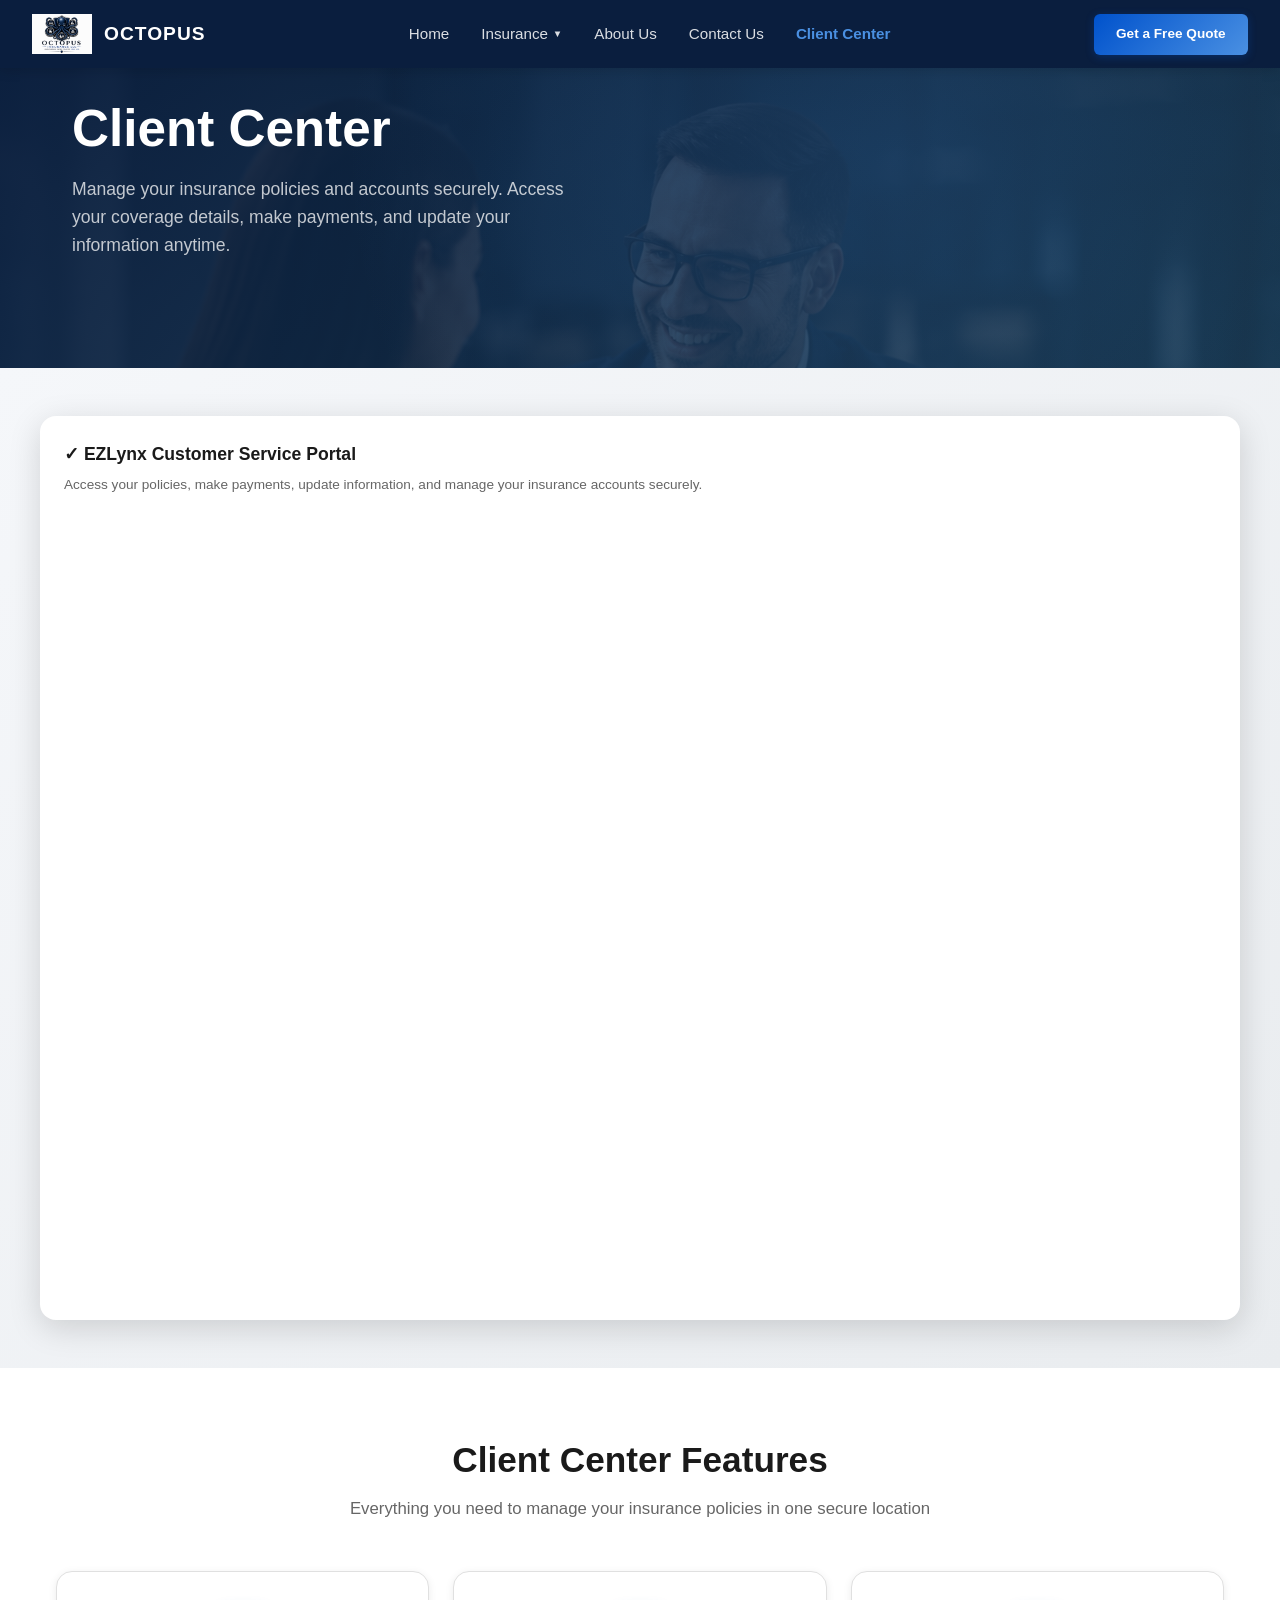
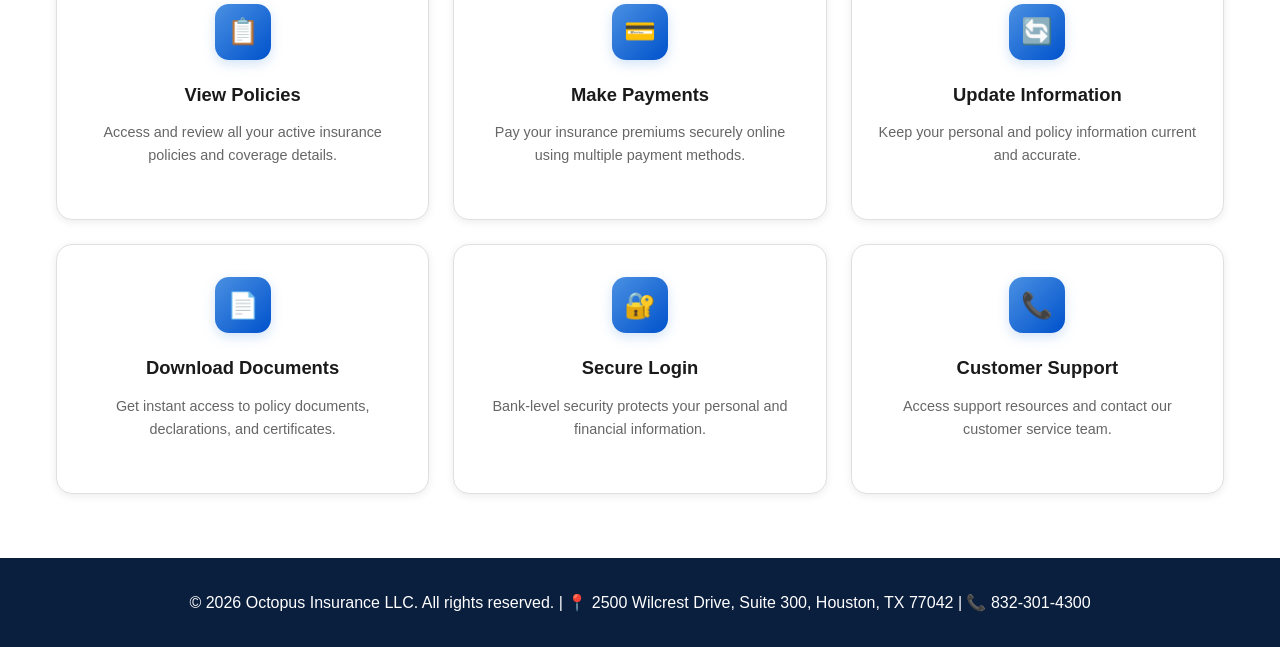
<file: client-center.html>
<!DOCTYPE html>
<html lang="en">
<head>
  <meta charset="UTF-8">
  <meta name="viewport" content="width=device-width, initial-scale=1.0">
  <meta name="description" content="Client Center for Octopus Insurance — access policy documents, claims support, and account resources for customers.">
  <title>Client Center - Octopus Insurance LLC</title>
  <link rel="stylesheet" href="css/style.css">
</head>
<body>
  <!-- HEADER -->
  <header>
    <div class="logo">
      <img src="logo.png" alt="Octopus Insurance">
      <span>OCTOPUS</span>
    </div>
    
    <nav id="navbar">
      <a href="index.html">Home</a>
      <div class="dropdown">
        <a href="#" class="dropdown-btn">Insurance <span class="dropdown-arrow">▼</span></a>
        <div class="dropdown-content">
          <a href="auto.html">Auto Insurance</a>
          <a href="home.html">Home Insurance</a>
          <a href="renters.html">Renters Insurance</a>
          <a href="life.html">Life Insurance</a>
          <a href="commercial.html">Commercial Insurance</a>
        </div>
      </div>
      <a href="index.html#about">About Us</a>
      <a href="index.html#contact">Contact Us</a>
      <a href="client-center.html" style="color: #4A90E2; font-weight: 600;">Client Center</a>
    </nav>
    
    <div class="header-actions">
      <a href="quote.html" class="header-cta">Get a Free Quote</a>
    </div>
    
    <div class="mobile-menu-toggle" id="mobileMenuToggle">
      <span></span>
      <span></span>
      <span></span>
    </div>
  </header>

  <!-- HERO SECTION -->
  <section class="hero" style="background-image: url('background.png'); background-size: cover; background-position: center; background-attachment: fixed; min-height: 300px;">
    <div class="hero-wrapper">
      <div class="hero-content">
        <h1>Client Center</h1>
        <p>Manage your insurance policies and accounts securely. Access your coverage details, make payments, and update your information anytime.</p>
      </div>
    </div>
  </section>

  <!-- CLIENT CENTER SECTION -->
  <section class="hero-section" style="background: linear-gradient(135deg, #f5f7fa 0%, #e9ecef 100%); padding: 3rem 1rem;">
    <div class="hero-grid" style="max-width: 1200px; margin: 0 auto;">
      <div class="quote-form" id="client-center" style="max-width: 100%; width: 100%; margin: 0;">
        <h3>✓ EZLynx Customer Service Portal</h3>
        <p>Access your policies, make payments, update information, and manage your insurance accounts securely.</p>
        
        <div class="iframe-container" style="height: auto; min-height: 600px;">
          <iframe 
            src="https://customerservice.agentinsure.com/EzlynxCustomerService/octopusins/Account/LogIn"
            name="EZLynx Customer Service Portal"
            height="600px"
            width="100%"
            frameborder="0"
            style="border:none;border-radius:20px;background:white;">
          </iframe>
        </div>
      </div>
    </div>
  </section>

  <!-- FEATURES SECTION -->
  <section class="insurance-types" style="background: white; padding: 4rem 1rem;">
    <h2>Client Center Features</h2>
    <p>Everything you need to manage your insurance policies in one secure location</p>
    
    <div class="insurance-grid" style="grid-template-columns: repeat(auto-fit, minmax(280px, 1fr)); max-width: 1200px; margin: 0 auto; padding: 0 1rem;">
      <div class="insurance-card">
        <div class="insurance-card-icon">📋</div>
        <h3>View Policies</h3>
        <p>Access and review all your active insurance policies and coverage details.</p>
      </div>
      
      <div class="insurance-card">
        <div class="insurance-card-icon">💳</div>
        <h3>Make Payments</h3>
        <p>Pay your insurance premiums securely online using multiple payment methods.</p>
      </div>
      
      <div class="insurance-card">
        <div class="insurance-card-icon">🔄</div>
        <h3>Update Information</h3>
        <p>Keep your personal and policy information current and accurate.</p>
      </div>
      
      <div class="insurance-card">
        <div class="insurance-card-icon">📄</div>
        <h3>Download Documents</h3>
        <p>Get instant access to policy documents, declarations, and certificates.</p>
      </div>
      
      <div class="insurance-card">
        <div class="insurance-card-icon">🔐</div>
        <h3>Secure Login</h3>
        <p>Bank-level security protects your personal and financial information.</p>
      </div>
      
      <div class="insurance-card">
        <div class="insurance-card-icon">📞</div>
        <h3>Customer Support</h3>
        <p>Access support resources and contact our customer service team.</p>
      </div>
    </div>
  </section>

  <!-- FOOTER -->
  <footer style="background-color: var(--primary-dark); color: var(--white); padding: 2rem 1rem; text-align: center;">
    <p>&copy; 2026 Octopus Insurance LLC. All rights reserved. | 📍 2500 Wilcrest Drive, Suite 300, Houston, TX 77042 | 📞 832-301-4300</p>
  </footer>

  <script src="js/script.js"></script>
</body>
</html>
</file>
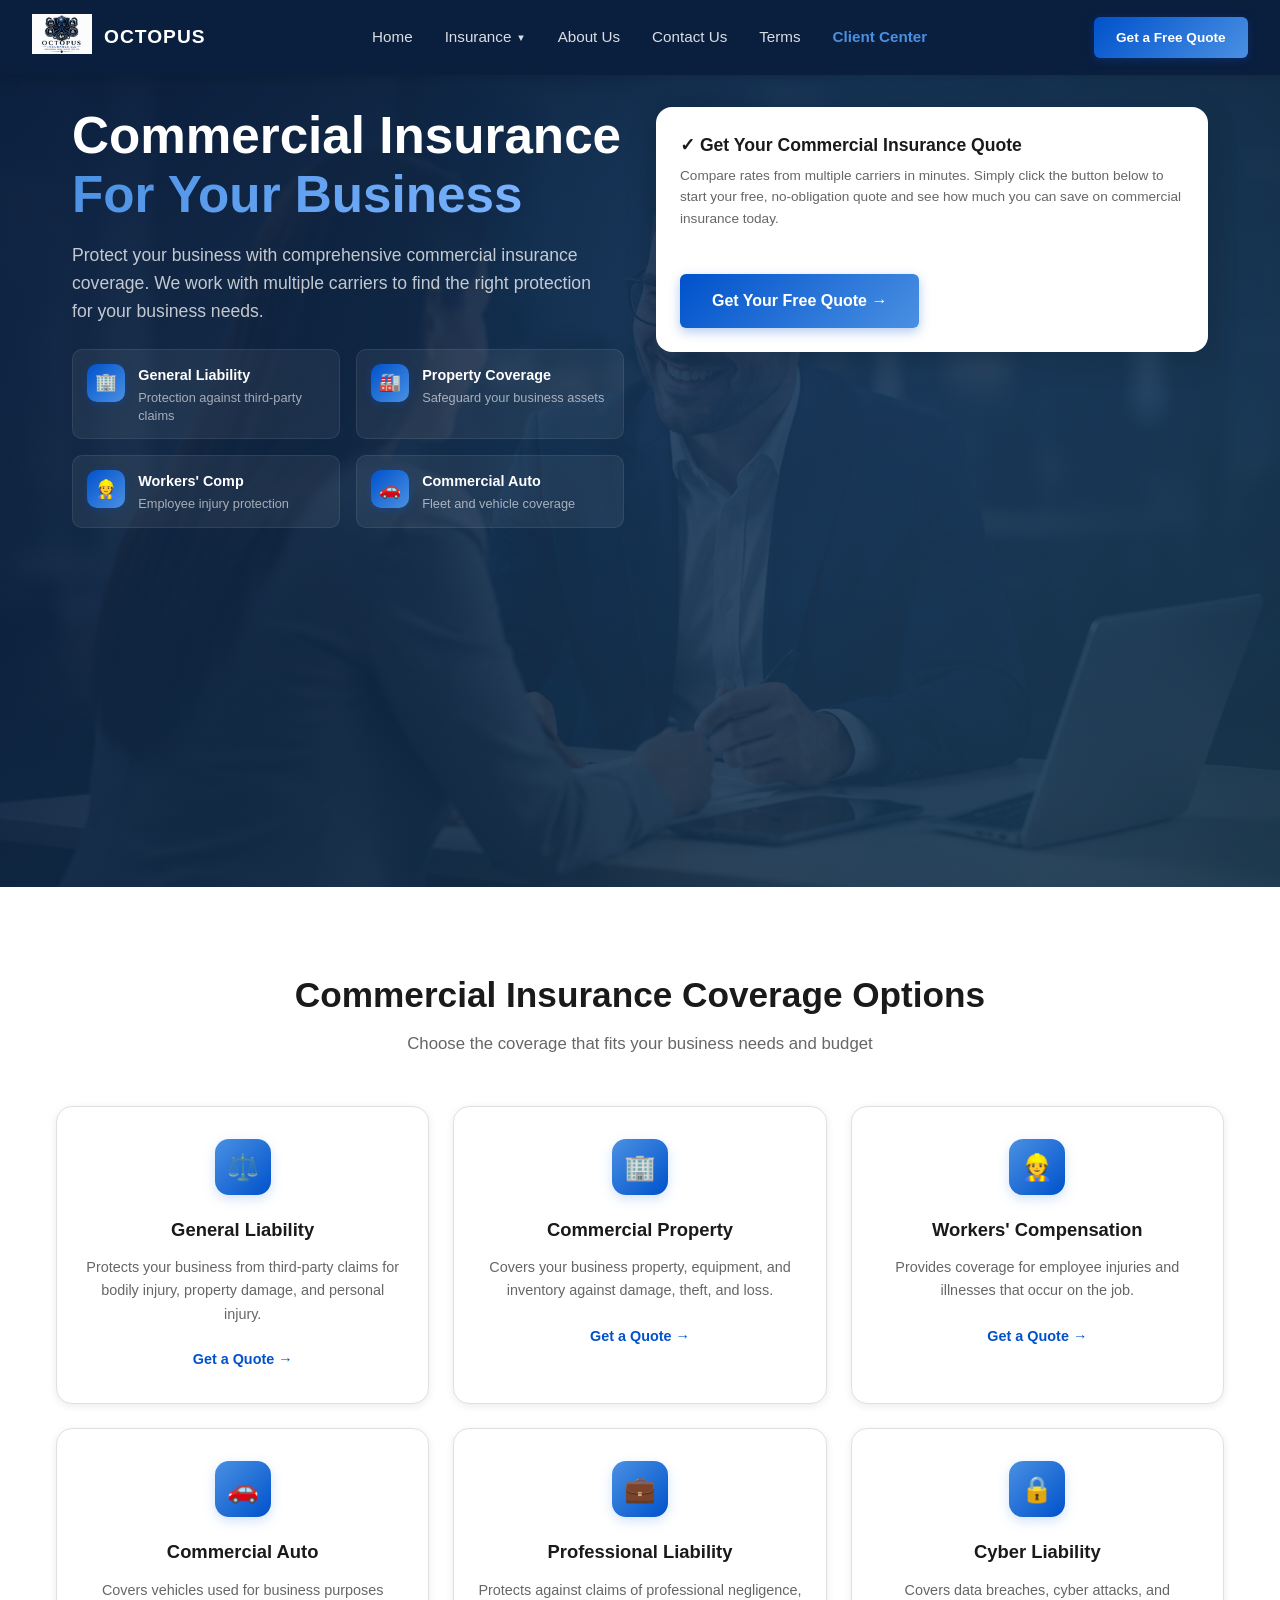
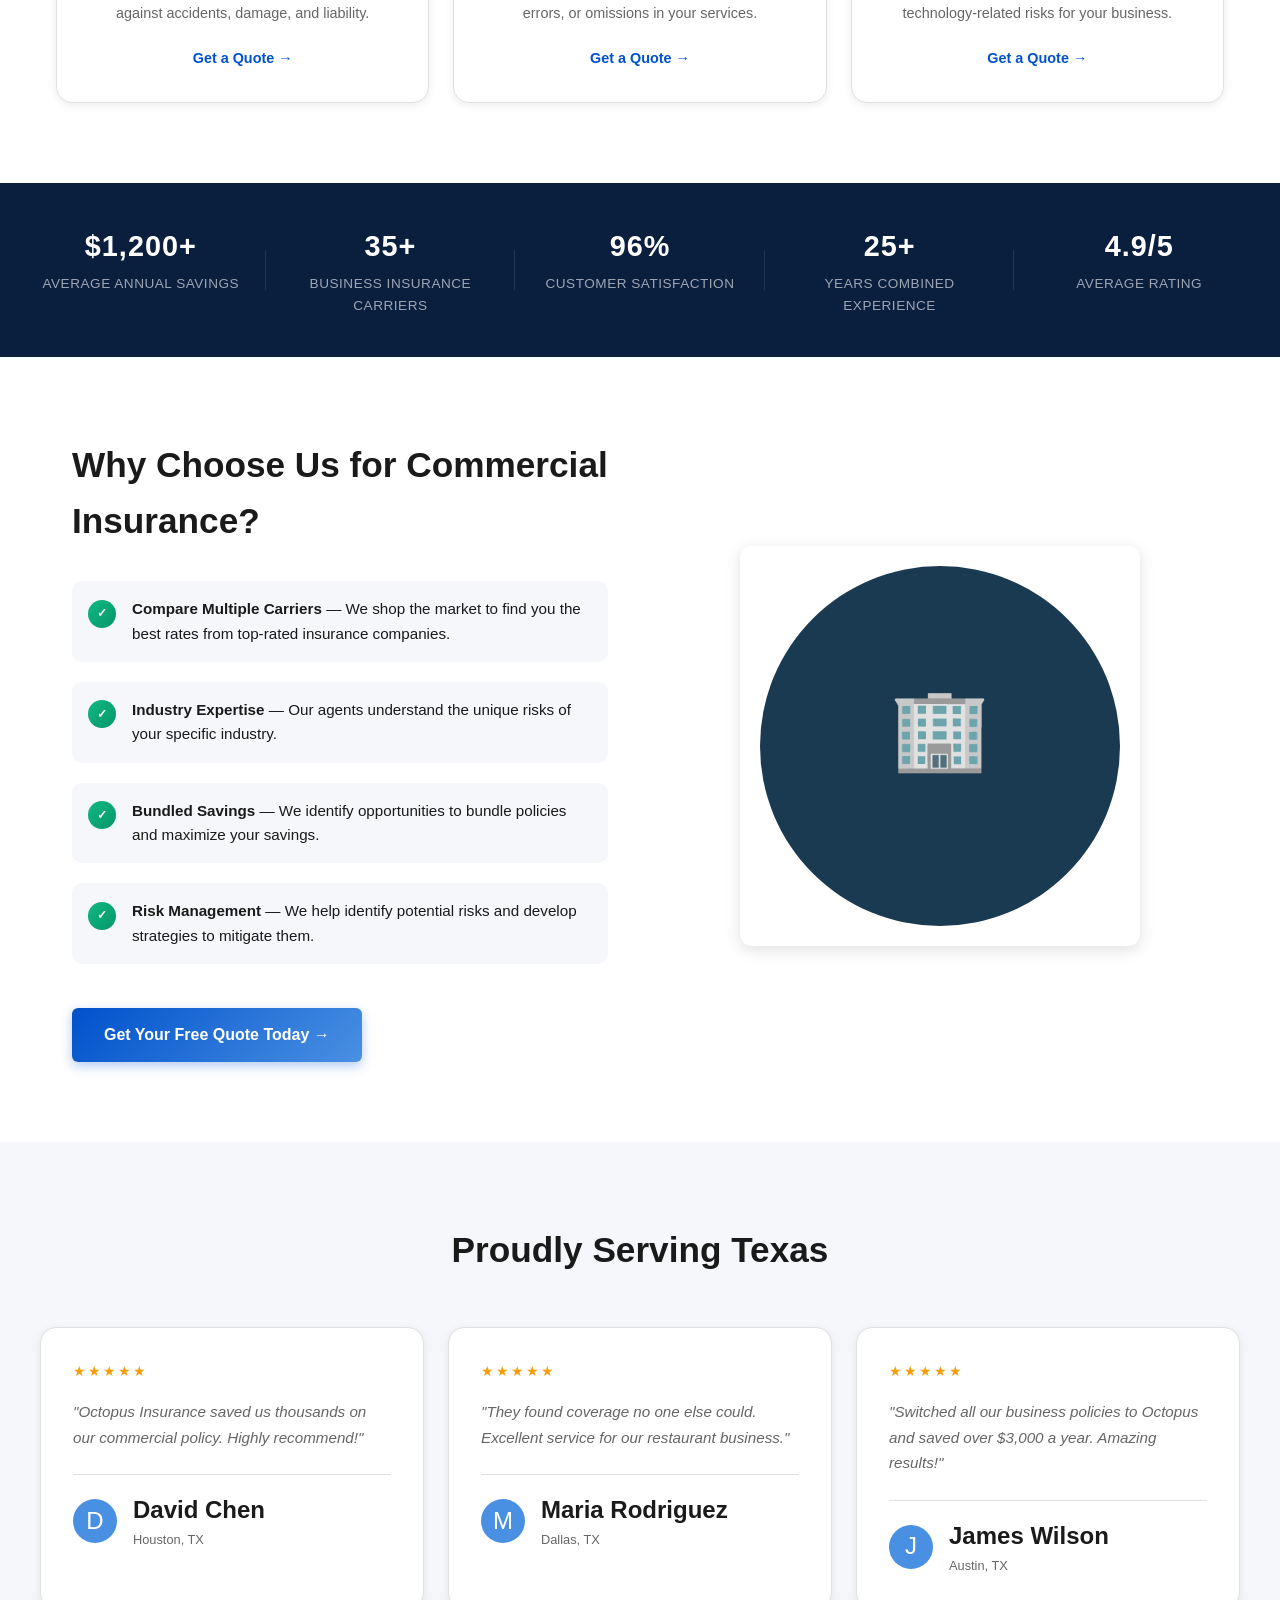
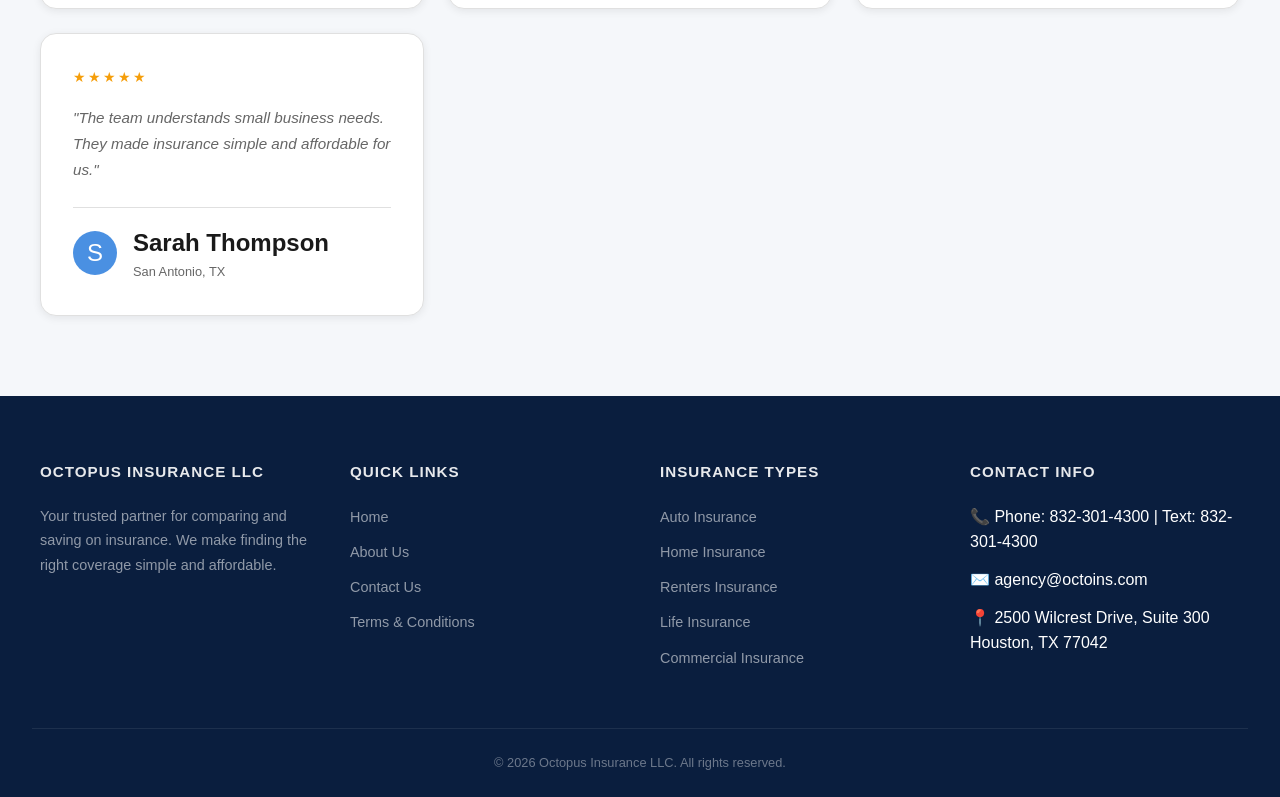
<file: commercial.html>
<!DOCTYPE html>
<html lang="en">
<head>
  <meta charset="UTF-8">
  <meta name="viewport" content="width=device-width, initial-scale=1.0">
  <meta name="keywords" content="Houston, Cheap, Michigan, Louisiana, 832, 313, 504, 225, 713, 616, 615, 218, 281, Texas, Dallas, Progressive, Geico, All-State, Commercial">
  <meta name="content="Get commercial insurance quotes from Octopus Insurance. Protect your business with liability, property, and workers' compensation coverage.">
  <title>Commercial Insurance Quotes - Octopus Insurance LLC</title>
  <link rel="stylesheet" href="css/style.css">
</head>
<body>
  <!-- HEADER -->
  <header>
    <div class="logo">
      <a href="index.html"><img src="logo.png" alt="Octopus Insurance"></a>
      <a href="index.html" style="text-decoration: none; color: inherit;"><span>OCTOPUS</span></a>
    </div>
    
    <nav id="navbar">
      <a href="index.html">Home</a>
      <div class="dropdown">
        <a href="#" class="dropdown-btn">Insurance <span class="dropdown-arrow">▼</span></a>
        <div class="dropdown-content">
          <a href="auto.html">Auto Insurance</a>
          <a href="home.html">Home Insurance</a>
          <a href="renters.html">Renters Insurance</a>
          <a href="life.html">Life Insurance</a>
          <a href="commercial.html">Commercial Insurance</a>
        </div>
      </div>
      <a href="index.html#about">About Us</a>
      <a href="index.html#contact">Contact Us</a>
      <a href="terms.html">Terms</a>
      <a href="client-center.html" style="color: #4A90E2; font-weight: 600;">Client Center</a>
    </nav>
    
    <div class="header-actions">
      <a href="quote.html" class="header-cta">Get a Free Quote</a>
    </div>
    
    <div class="mobile-menu-toggle" id="mobileMenuToggle">
      <span></span>
      <span></span>
      <span></span>
    </div>
  </header>

  <!-- HERO SECTION -->
  <section class="hero" style="background-image: url('background.png'); background-size: cover; background-position: center;">
    <div class="hero-wrapper">
      <div class="hero-content">
        <h1>Commercial Insurance <span class="highlight">For Your Business</span></h1>
        <p>Protect your business with comprehensive commercial insurance coverage. We work with multiple carriers to find the right protection for your business needs.</p>
        
        <div class="hero-features">
          <div class="feature-item">
            <div class="feature-icon">🏢</div>
            <div>
              <h3>General Liability</h3>
              <p>Protection against third-party claims</p>
            </div>
          </div>
          <div class="feature-item">
            <div class="feature-icon">🏭</div>
            <div>
              <h3>Property Coverage</h3>
              <p>Safeguard your business assets</p>
            </div>
          </div>
          <div class="feature-item">
            <div class="feature-icon">👷</div>
            <div>
              <h3>Workers' Comp</h3>
              <p>Employee injury protection</p>
            </div>
          </div>
          <div class="feature-item">
            <div class="feature-icon">🚗</div>
            <div>
              <h3>Commercial Auto</h3>
              <p>Fleet and vehicle coverage</p>
            </div>
          </div>
        </div>
      </div>
      
      <div class="quote-form" id="quote">
        <h3>✓ Get Your Commercial Insurance Quote</h3>
        <p>Compare rates from multiple carriers in minutes. Simply click the button below to start your free, no-obligation quote and see how much you can save on commercial insurance today.</p>
        <a href="quote.html" class="why-choose-cta" style="display: inline-block; text-align: center; margin-top: 1.5rem;">Get Your Free Quote →</a>
      </div>
    </div>
  </section>

  <!-- COVERAGE OPTIONS SECTION -->
  <section class="insurance-types" style="background: white;">
    <h2>Commercial Insurance Coverage Options</h2>
    <p>Choose the coverage that fits your business needs and budget</p>
    
    <div class="insurance-grid" style="grid-template-columns: repeat(3, 1fr); max-width: 1200px; margin: 0 auto; padding: 0 1rem;">
      <div class="insurance-card">
        <div class="insurance-card-icon">⚖️</div>
        <h3>General Liability</h3>
        <p>Protects your business from third-party claims for bodily injury, property damage, and personal injury.</p>
        <a href="quote.html" class="card-link">Get a Quote →</a>
      </div>
      
      <div class="insurance-card">
        <div class="insurance-card-icon">🏢</div>
        <h3>Commercial Property</h3>
        <p>Covers your business property, equipment, and inventory against damage, theft, and loss.</p>
        <a href="quote.html" class="card-link">Get a Quote →</a>
      </div>
      
      <div class="insurance-card">
        <div class="insurance-card-icon">👷</div>
        <h3>Workers' Compensation</h3>
        <p>Provides coverage for employee injuries and illnesses that occur on the job.</p>
        <a href="quote.html" class="card-link">Get a Quote →</a>
      </div>
      
      <div class="insurance-card">
        <div class="insurance-card-icon">🚗</div>
        <h3>Commercial Auto</h3>
        <p>Covers vehicles used for business purposes against accidents, damage, and liability.</p>
        <a href="quote.html" class="card-link">Get a Quote →</a>
      </div>
      
      <div class="insurance-card">
        <div class="insurance-card-icon">💼</div>
        <h3>Professional Liability</h3>
        <p>Protects against claims of professional negligence, errors, or omissions in your services.</p>
        <a href="quote.html" class="card-link">Get a Quote →</a>
      </div>
      
      <div class="insurance-card">
        <div class="insurance-card-icon">🔒</div>
        <h3>Cyber Liability</h3>
        <p>Covers data breaches, cyber attacks, and technology-related risks for your business.</p>
        <a href="quote.html" class="card-link">Get a Quote →</a>
      </div>
    </div>
  </section>

  <!-- STATS SECTION -->
  <section class="stats">
    <div class="stat-item">
      <h4>$1,200+</h4>
      <p>Average Annual Savings</p>
    </div>
    <div class="stat-item">
      <h4>35+</h4>
      <p>Business Insurance Carriers</p>
    </div>
    <div class="stat-item">
      <h4>96%</h4>
      <p>Customer Satisfaction</p>
    </div>
    <div class="stat-item">
      <h4>25+</h4>
      <p>Years Combined Experience</p>
    </div>
    <div class="stat-item">
      <h4>4.9/5</h4>
      <p>Average Rating</p>
    </div>
  </section>

  <!-- WHY CHOOSE US SECTION -->
  <section class="why-choose">
    <div class="why-choose-content">
      <h2>Why Choose Us for Commercial Insurance?</h2>
      
      <div class="why-choose-item">
        <div class="why-choose-icon">✓</div>
        <p><strong>Compare Multiple Carriers</strong> — We shop the market to find you the best rates from top-rated insurance companies.</p>
      </div>
      
      <div class="why-choose-item">
        <div class="why-choose-icon">✓</div>
        <p><strong>Industry Expertise</strong> — Our agents understand the unique risks of your specific industry.</p>
      </div>
      
      <div class="why-choose-item">
        <div class="why-choose-icon">✓</div>
        <p><strong>Bundled Savings</strong> — We identify opportunities to bundle policies and maximize your savings.</p>
      </div>
      
      <div class="why-choose-item">
        <div class="why-choose-icon">✓</div>
        <p><strong>Risk Management</strong> — We help identify potential risks and develop strategies to mitigate them.</p>
      </div>
      
      <a href="quote.html" class="why-choose-cta">Get Your Free Quote Today →</a>
    </div>
    
    <div class="why-choose-image">
      <img src="data:image/svg+xml,%3Csvg xmlns='http://www.w3.org/2000/svg' width='400' height='400' viewBox='0 0 400 400'%3E%3Ccircle cx='200' cy='200' r='180' fill='%231a3a52'/%3E%3Ctext x='200' y='210' text-anchor='middle' fill='%23ffffff' font-size='80'%3E🏢%3C/text%3E%3C/svg%3E" alt="Commercial Insurance" style="max-width: 100%; height: auto; border-radius: 12px;">
    </div>
  </section>

  <!-- LOCATIONS SECTION -->
  <section class="testimonials">
    <h2>Proudly Serving Texas</h2>
    <div class="testimonials-grid">
      <div class="testimonial-card">
        <div class="stars">★★★★★</div>
        <p class="testimonial-text">"Octopus Insurance saved us thousands on our commercial policy. Highly recommend!"</p>
        <div class="testimonial-author">
          <div class="author-avatar" style="background: #4a90e2; display: flex; align-items: center; justify-content: center; font-size: 1.5rem; color: white;">D</div>
          <div class="author-info">
            <h4 style="font-size: 1.5rem;">David Chen</h4>
            <p>Houston, TX</p>
          </div>
        </div>
      </div>
      
      <div class="testimonial-card">
        <div class="stars">★★★★★</div>
        <p class="testimonial-text">"They found coverage no one else could. Excellent service for our restaurant business."</p>
        <div class="testimonial-author">
          <div class="author-avatar" style="background: #4a90e2; display: flex; align-items: center; justify-content: center; font-size: 1.5rem; color: white;">M</div>
          <div class="author-info">
            <h4 style="font-size: 1.5rem;">Maria Rodriguez</h4>
            <p>Dallas, TX</p>
          </div>
        </div>
      </div>
      
      <div class="testimonial-card">
        <div class="stars">★★★★★</div>
        <p class="testimonial-text">"Switched all our business policies to Octopus and saved over $3,000 a year. Amazing results!"</p>
        <div class="testimonial-author">
          <div class="author-avatar" style="background: #4a90e2; display: flex; align-items: center; justify-content: center; font-size: 1.5rem; color: white;">J</div>
          <div class="author-info">
            <h4 style="font-size: 1.5rem;">James Wilson</h4>
            <p>Austin, TX</p>
          </div>
        </div>
      </div>

      <div class="testimonial-card">
        <div class="stars">★★★★★</div>
        <p class="testimonial-text">"The team understands small business needs. They made insurance simple and affordable for us."</p>
        <div class="testimonial-author">
          <div class="author-avatar" style="background: #4a90e2; display: flex; align-items: center; justify-content: center; font-size: 1.5rem; color: white;">S</div>
          <div class="author-info">
            <h4 style="font-size: 1.5rem;">Sarah Thompson</h4>
            <p>San Antonio, TX</p>
          </div>
        </div>
      </div>
    </div>
  </section>


  <!-- FOOTER -->
  <footer>
    <div class="footer-content">
      <div class="footer-section">
        <h4>Octopus Insurance LLC</h4>
        <p>Your trusted partner for comparing and saving on insurance. We make finding the right coverage simple and affordable.</p>
      </div>
      
      <div class="footer-section">
        <h4>Quick Links</h4>
        <ul>
          <li><a href="index.html">Home</a></li>
          <li><a href="index.html#about">About Us</a></li>
          <li><a href="index.html#contact">Contact Us</a></li>
          <li><a href="terms.html">Terms & Conditions</a></li>
        </ul>
      </div>
      
      <div class="footer-section">
        <h4>Insurance Types</h4>
        <ul>
          <li><a href="auto.html">Auto Insurance</a></li>
          <li><a href="home.html">Home Insurance</a></li>
          <li><a href="renters.html">Renters Insurance</a></li>
          <li><a href="life.html">Life Insurance</a></li>
          <li><a href="commercial.html">Commercial Insurance</a></li>
        </ul>
      </div>
      
      <div class="footer-section">
        <h4>Contact Info</h4>
        <div class="contact-info">📞 Phone: 832-301-4300 | Text: 832-301-4300</div>
        <div class="contact-info">✉️ agency@octoins.com</div>
        <div class="contact-info">📍 2500 Wilcrest Drive, Suite 300<br>Houston, TX 77042</div>
      </div>
    </div>
    
    <div class="footer-bottom">
      <p>&copy; 2026 Octopus Insurance LLC. All rights reserved.</p>
    </div>
  </footer>

  <script src="js/script.js"></script>
</body>
</html>
</file>
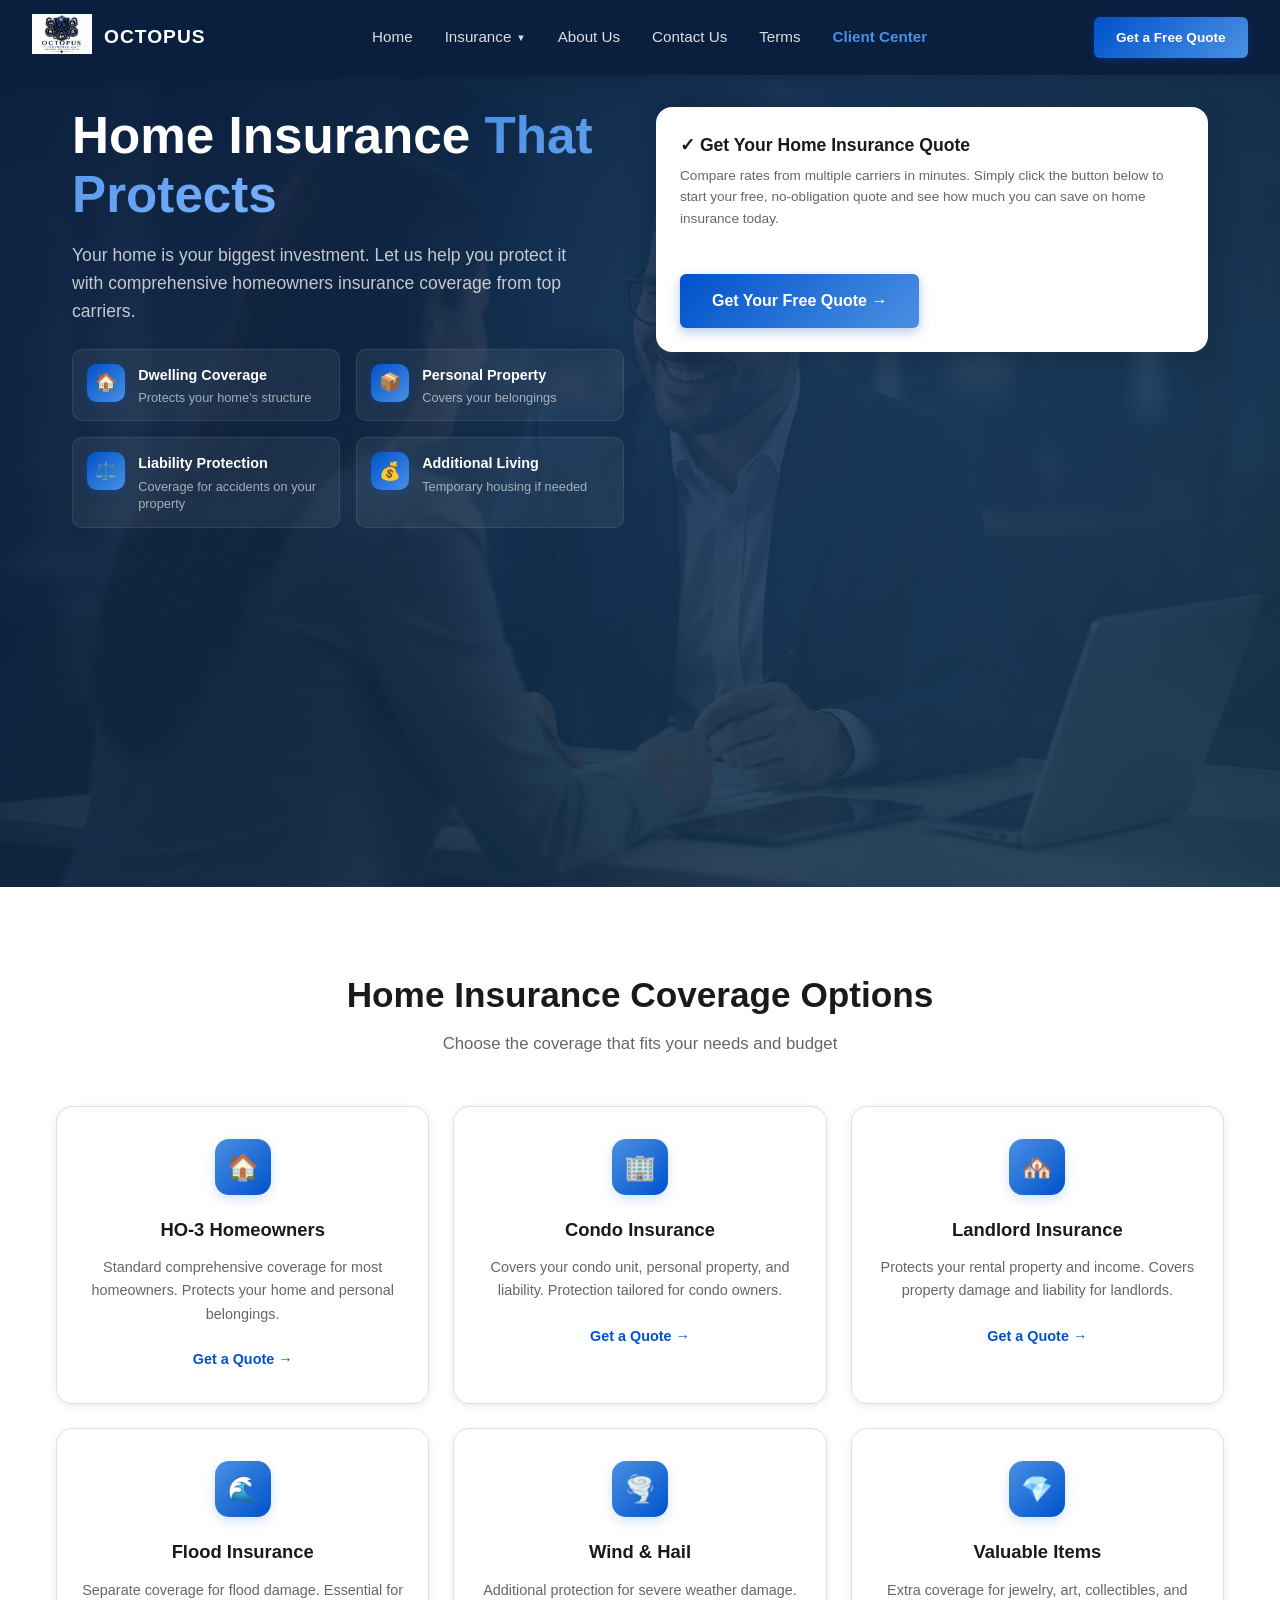
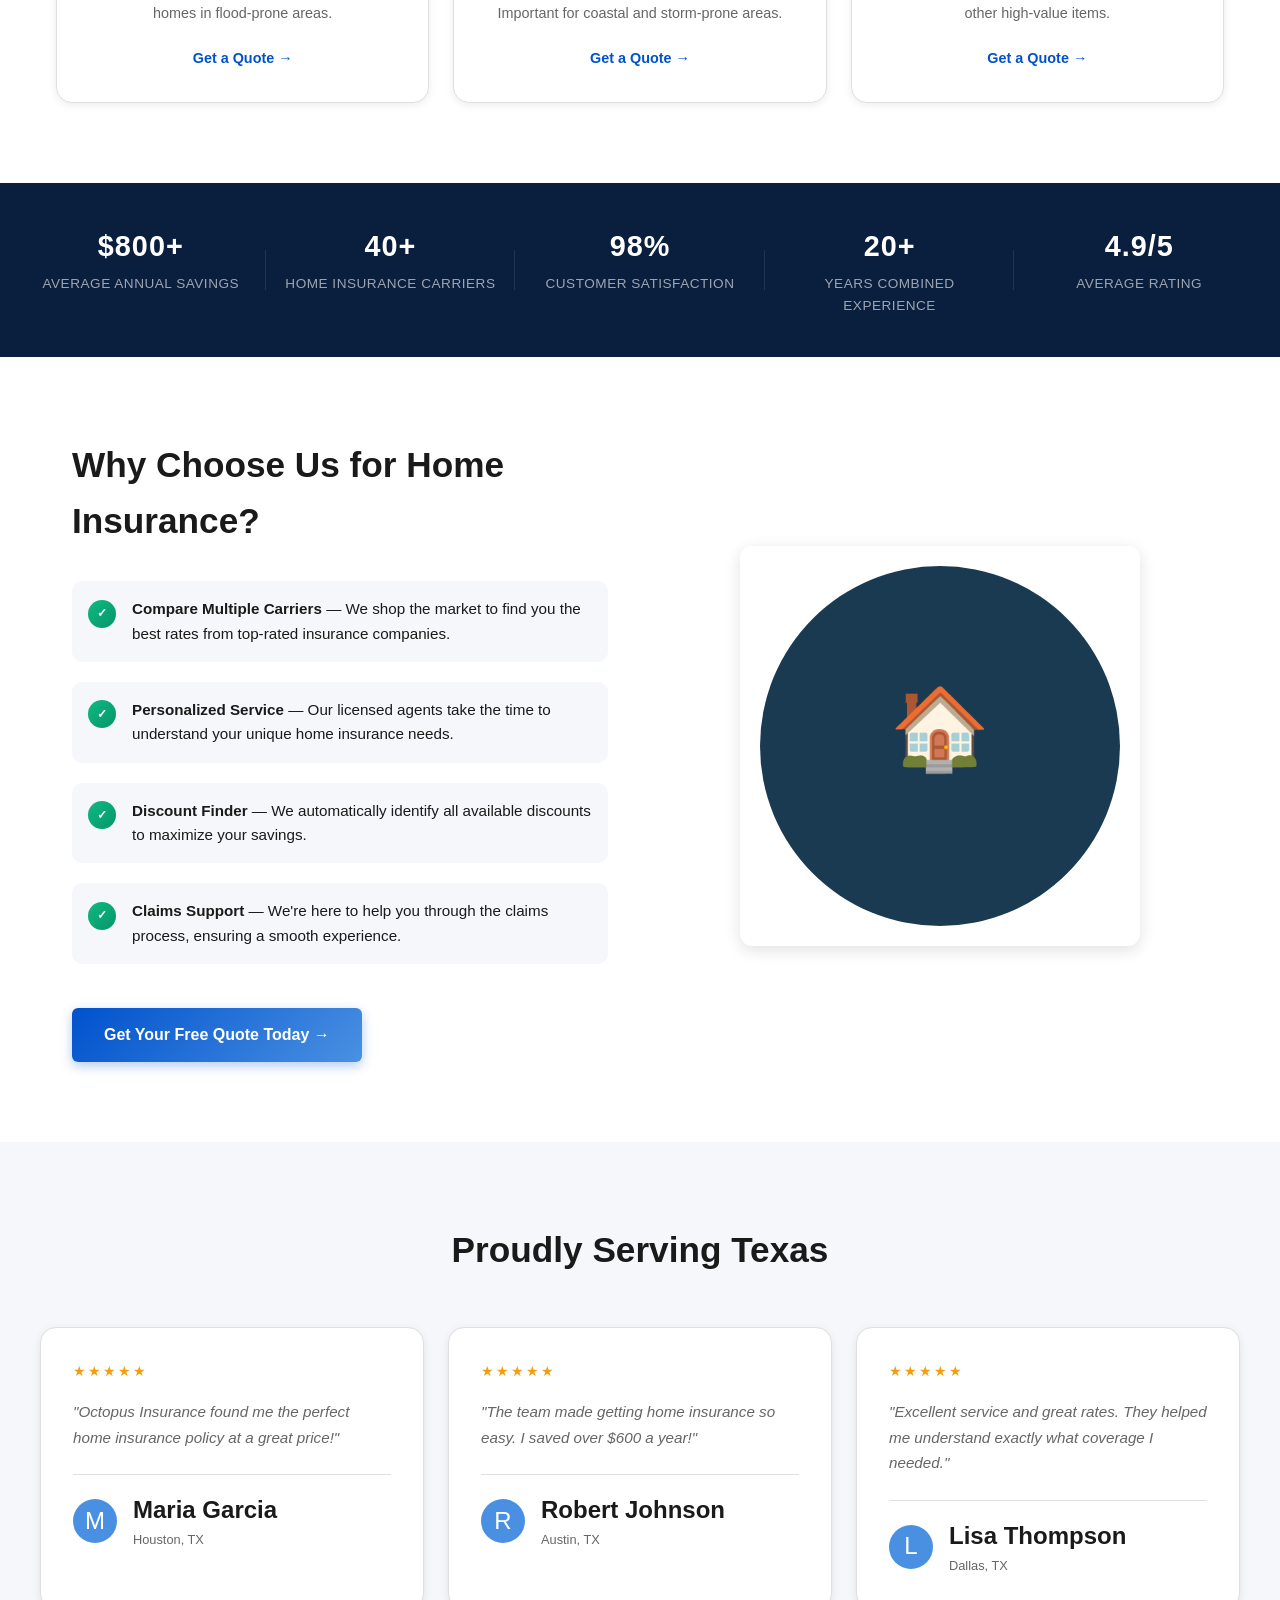
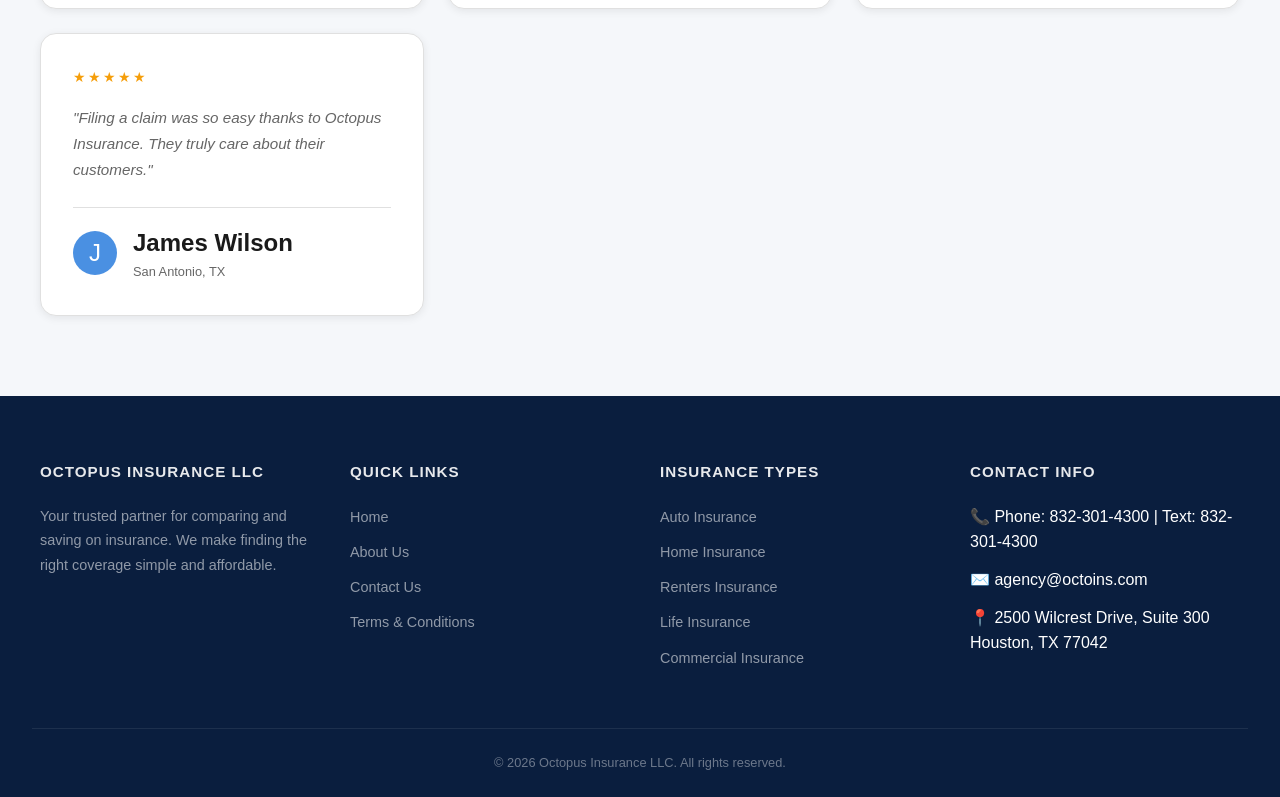
<file: home.html>
<!DOCTYPE html>
<html lang="en">
<head>
  <meta charset="UTF-8">
  <meta name="viewport" content="width=device-width, initial-scale=1.0">
  <meta name="keywords" content="Houston, Cheap, Michigan, Louisiana, 832, 313, 504, 225, 713, 616, 615, 218, 281, Texas, Dallas, Progressive, Geico, All-State, Commercial">
  <meta name="description" content="Protect your home with the best homeowners insurance quotes from Octopus Insurance. Compare rates from top carriers and save on your monthly premiums.">
  <title>Home Insurance Quotes - Octopus Insurance LLC</title>
  <link rel="stylesheet" href="css/style.css">
</head>
<body>
  <!-- HEADER -->
  <header>
    <div class="logo">
      <a href="index.html"><img src="logo.png" alt="Octopus Insurance"></a>
      <a href="index.html" style="text-decoration: none; color: inherit;"><span>OCTOPUS</span></a>
    </div>
    
    <nav id="navbar">
      <a href="index.html">Home</a>
      <div class="dropdown">
        <a href="#" class="dropdown-btn">Insurance <span class="dropdown-arrow">▼</span></a>
        <div class="dropdown-content">
          <a href="auto.html">Auto Insurance</a>
          <a href="home.html">Home Insurance</a>
          <a href="renters.html">Renters Insurance</a>
          <a href="life.html">Life Insurance</a>
          <a href="commercial.html">Commercial Insurance</a>
        </div>
      </div>
      <a href="index.html#about">About Us</a>
      <a href="index.html#contact">Contact Us</a>
      <a href="terms.html">Terms</a>
      <a href="client-center.html" style="color: #4A90E2; font-weight: 600;">Client Center</a>
    </nav>
    
    <div class="header-actions">
      <a href="quote.html" class="header-cta">Get a Free Quote</a>
    </div>
    
    <div class="mobile-menu-toggle" id="mobileMenuToggle">
      <span></span>
      <span></span>
      <span></span>
    </div>
  </header>

  <!-- HERO SECTION -->
  <section class="hero" style="background-image: url('background.png'); background-size: cover; background-position: center;">
    <div class="hero-wrapper">
      <div class="hero-content">
        <h1>Home Insurance <span class="highlight">That Protects</span></h1>
        <p>Your home is your biggest investment. Let us help you protect it with comprehensive homeowners insurance coverage from top carriers.</p>
        
        <div class="hero-features">
          <div class="feature-item">
            <div class="feature-icon">🏠</div>
            <div>
              <h3>Dwelling Coverage</h3>
              <p>Protects your home's structure</p>
            </div>
          </div>
          <div class="feature-item">
            <div class="feature-icon">📦</div>
            <div>
              <h3>Personal Property</h3>
              <p>Covers your belongings</p>
            </div>
          </div>
          <div class="feature-item">
            <div class="feature-icon">⚖️</div>
            <div>
              <h3>Liability Protection</h3>
              <p>Coverage for accidents on your property</p>
            </div>
          </div>
          <div class="feature-item">
            <div class="feature-icon">💰</div>
            <div>
              <h3>Additional Living</h3>
              <p>Temporary housing if needed</p>
            </div>
          </div>
        </div>
      </div>
      
      <div class="quote-form" id="quote">
        <h3>✓ Get Your Home Insurance Quote</h3>
        <p>Compare rates from multiple carriers in minutes. Simply click the button below to start your free, no-obligation quote and see how much you can save on home insurance today.</p>
        <a href="quote.html" class="why-choose-cta" style="display: inline-block; text-align: center; margin-top: 1.5rem;">Get Your Free Quote →</a>
      </div>
    </div>
  </section>

  <!-- COVERAGE OPTIONS SECTION -->
  <section class="insurance-types" style="background: white;">
    <h2>Home Insurance Coverage Options</h2>
    <p>Choose the coverage that fits your needs and budget</p>
    
    <div class="insurance-grid" style="grid-template-columns: repeat(3, 1fr); max-width: 1200px; margin: 0 auto; padding: 0 1rem;">
      <div class="insurance-card">
        <div class="insurance-card-icon">🏠</div>
        <h3>HO-3 Homeowners</h3>
        <p>Standard comprehensive coverage for most homeowners. Protects your home and personal belongings.</p>
        <a href="quote.html" class="card-link">Get a Quote →</a>
      </div>
      
      <div class="insurance-card">
        <div class="insurance-card-icon">🏢</div>
        <h3>Condo Insurance</h3>
        <p>Covers your condo unit, personal property, and liability. Protection tailored for condo owners.</p>
        <a href="quote.html" class="card-link">Get a Quote →</a>
      </div>
      
      <div class="insurance-card">
        <div class="insurance-card-icon">🏘️</div>
        <h3>Landlord Insurance</h3>
        <p>Protects your rental property and income. Covers property damage and liability for landlords.</p>
        <a href="quote.html" class="card-link">Get a Quote →</a>
      </div>
      
      <div class="insurance-card">
        <div class="insurance-card-icon">🌊</div>
        <h3>Flood Insurance</h3>
        <p>Separate coverage for flood damage. Essential for homes in flood-prone areas.</p>
        <a href="quote.html" class="card-link">Get a Quote →</a>
      </div>
      
      <div class="insurance-card">
        <div class="insurance-card-icon">🌪️</div>
        <h3>Wind & Hail</h3>
        <p>Additional protection for severe weather damage. Important for coastal and storm-prone areas.</p>
        <a href="quote.html" class="card-link">Get a Quote →</a>
      </div>
      
      <div class="insurance-card">
        <div class="insurance-card-icon">💎</div>
        <h3>Valuable Items</h3>
        <p>Extra coverage for jewelry, art, collectibles, and other high-value items.</p>
        <a href="quote.html" class="card-link">Get a Quote →</a>
      </div>
    </div>
  </section>

  <!-- STATS SECTION -->
  <section class="stats">
    <div class="stat-item">
      <h4>$800+</h4>
      <p>Average Annual Savings</p>
    </div>
    <div class="stat-item">
      <h4>40+</h4>
      <p>Home Insurance Carriers</p>
    </div>
    <div class="stat-item">
      <h4>98%</h4>
      <p>Customer Satisfaction</p>
    </div>
    <div class="stat-item">
      <h4>20+</h4>
      <p>Years Combined Experience</p>
    </div>
    <div class="stat-item">
      <h4>4.9/5</h4>
      <p>Average Rating</p>
    </div>
  </section>

  <!-- WHY CHOOSE US SECTION -->
  <section class="why-choose">
    <div class="why-choose-content">
      <h2>Why Choose Us for Home Insurance?</h2>
      
      <div class="why-choose-item">
        <div class="why-choose-icon">✓</div>
        <p><strong>Compare Multiple Carriers</strong> — We shop the market to find you the best rates from top-rated insurance companies.</p>
      </div>
      
      <div class="why-choose-item">
        <div class="why-choose-icon">✓</div>
        <p><strong>Personalized Service</strong> — Our licensed agents take the time to understand your unique home insurance needs.</p>
      </div>
      
      <div class="why-choose-item">
        <div class="why-choose-icon">✓</div>
        <p><strong>Discount Finder</strong> — We automatically identify all available discounts to maximize your savings.</p>
      </div>
      
      <div class="why-choose-item">
        <div class="why-choose-icon">✓</div>
        <p><strong>Claims Support</strong> — We're here to help you through the claims process, ensuring a smooth experience.</p>
      </div>
      
      <a href="quote.html" class="why-choose-cta">Get Your Free Quote Today →</a>
    </div>
    
    <div class="why-choose-image">
      <img src="data:image/svg+xml,%3Csvg xmlns='http://www.w3.org/2000/svg' width='400' height='400' viewBox='0 0 400 400'%3E%3Ccircle cx='200' cy='200' r='180' fill='%231a3a52'/%3E%3Ctext x='200' y='210' text-anchor='middle' fill='%23ffffff' font-size='80'%3E🏠%3C/text%3E%3C/svg%3E" alt="Home Insurance" style="max-width: 100%; height: auto; border-radius: 12px;">
    </div>
  </section>

  <!-- LOCATIONS SECTION -->
  <section class="testimonials">
    <h2>Proudly Serving Texas</h2>
    <div class="testimonials-grid">
      <div class="testimonial-card">
        <div class="stars">★★★★★</div>
        <p class="testimonial-text">"Octopus Insurance found me the perfect home insurance policy at a great price!"</p>
        <div class="testimonial-author">
          <div class="author-avatar" style="background: #4a90e2; display: flex; align-items: center; justify-content: center; font-size: 1.5rem; color: white;">M</div>
          <div class="author-info">
            <h4 style="font-size: 1.5rem;">Maria Garcia</h4>
            <p>Houston, TX</p>
          </div>
        </div>
      </div>
      
      <div class="testimonial-card">
        <div class="stars">★★★★★</div>
        <p class="testimonial-text">"The team made getting home insurance so easy. I saved over $600 a year!"</p>
        <div class="testimonial-author">
          <div class="author-avatar" style="background: #4a90e2; display: flex; align-items: center; justify-content: center; font-size: 1.5rem; color: white;">R</div>
          <div class="author-info">
            <h4 style="font-size: 1.5rem;">Robert Johnson</h4>
            <p>Austin, TX</p>
          </div>
        </div>
      </div>
      
      <div class="testimonial-card">
        <div class="stars">★★★★★</div>
        <p class="testimonial-text">"Excellent service and great rates. They helped me understand exactly what coverage I needed."</p>
        <div class="testimonial-author">
          <div class="author-avatar" style="background: #4a90e2; display: flex; align-items: center; justify-content: center; font-size: 1.5rem; color: white;">L</div>
          <div class="author-info">
            <h4 style="font-size: 1.5rem;">Lisa Thompson</h4>
            <p>Dallas, TX</p>
          </div>
        </div>
      </div>

      <div class="testimonial-card">
        <div class="stars">★★★★★</div>
        <p class="testimonial-text">"Filing a claim was so easy thanks to Octopus Insurance. They truly care about their customers."</p>
        <div class="testimonial-author">
          <div class="author-avatar" style="background: #4a90e2; display: flex; align-items: center; justify-content: center; font-size: 1.5rem; color: white;">J</div>
          <div class="author-info">
            <h4 style="font-size: 1.5rem;">James Wilson</h4>
            <p>San Antonio, TX</p>
          </div>
        </div>
      </div>
    </div>
  </section>


  <!-- FOOTER -->
  <footer>
    <div class="footer-content">
      <div class="footer-section">
        <h4>Octopus Insurance LLC</h4>
        <p>Your trusted partner for comparing and saving on insurance. We make finding the right coverage simple and affordable.</p>
      </div>
      
      <div class="footer-section">
        <h4>Quick Links</h4>
        <ul>
          <li><a href="index.html">Home</a></li>
          <li><a href="index.html#about">About Us</a></li>
          <li><a href="index.html#contact">Contact Us</a></li>
          <li><a href="terms.html">Terms & Conditions</a></li>
        </ul>
      </div>
      
      <div class="footer-section">
        <h4>Insurance Types</h4>
        <ul>
          <li><a href="auto.html">Auto Insurance</a></li>
          <li><a href="home.html">Home Insurance</a></li>
          <li><a href="renters.html">Renters Insurance</a></li>
          <li><a href="life.html">Life Insurance</a></li>
          <li><a href="commercial.html">Commercial Insurance</a></li>
        </ul>
      </div>
      
      <div class="footer-section">
        <h4>Contact Info</h4>
        <div class="contact-info">📞 Phone: 832-301-4300 | Text: 832-301-4300</div>
        <div class="contact-info">✉️ agency@octoins.com</div>
        <div class="contact-info">📍 2500 Wilcrest Drive, Suite 300<br>Houston, TX 77042</div>
      </div>
    </div>
    
    <div class="footer-bottom">
      <p>&copy; 2026 Octopus Insurance LLC. All rights reserved.</p>
    </div>
  </footer>

  <script src="js/script.js"></script>
</body>
</html>
</file>
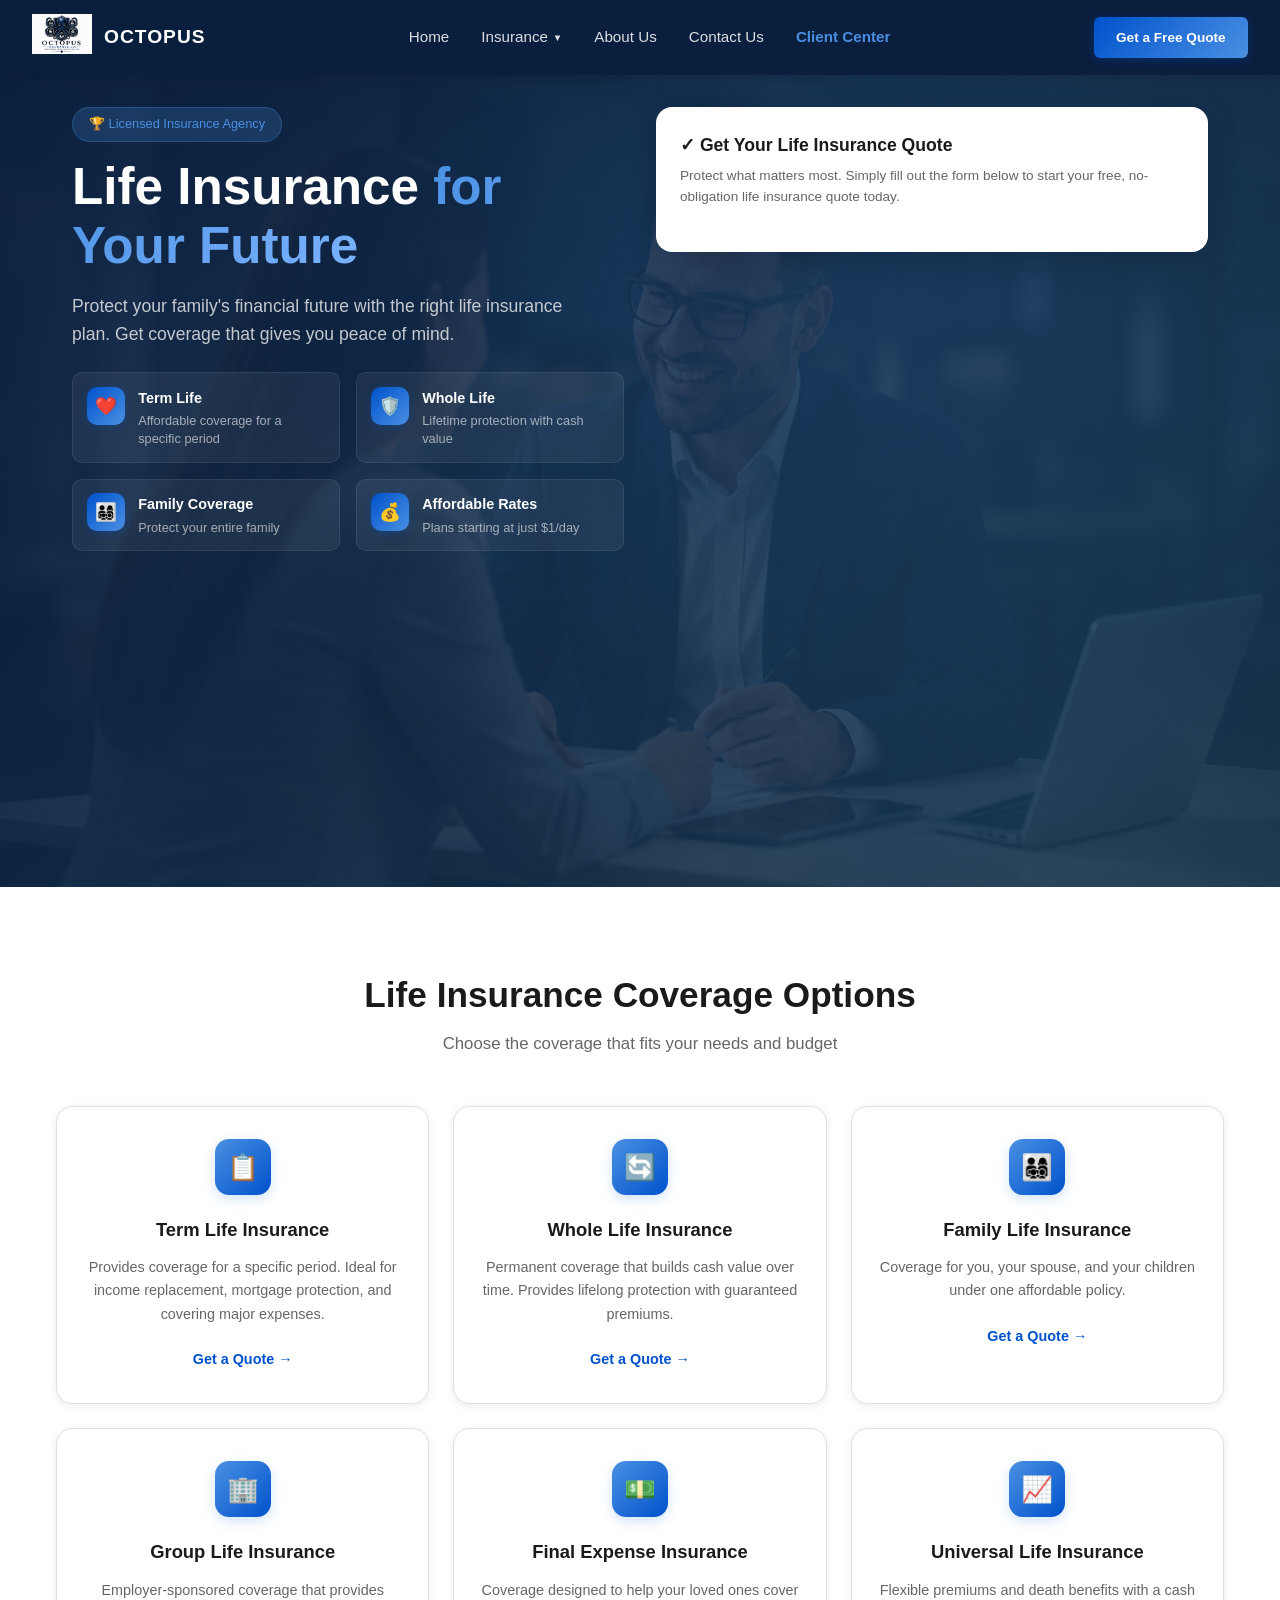
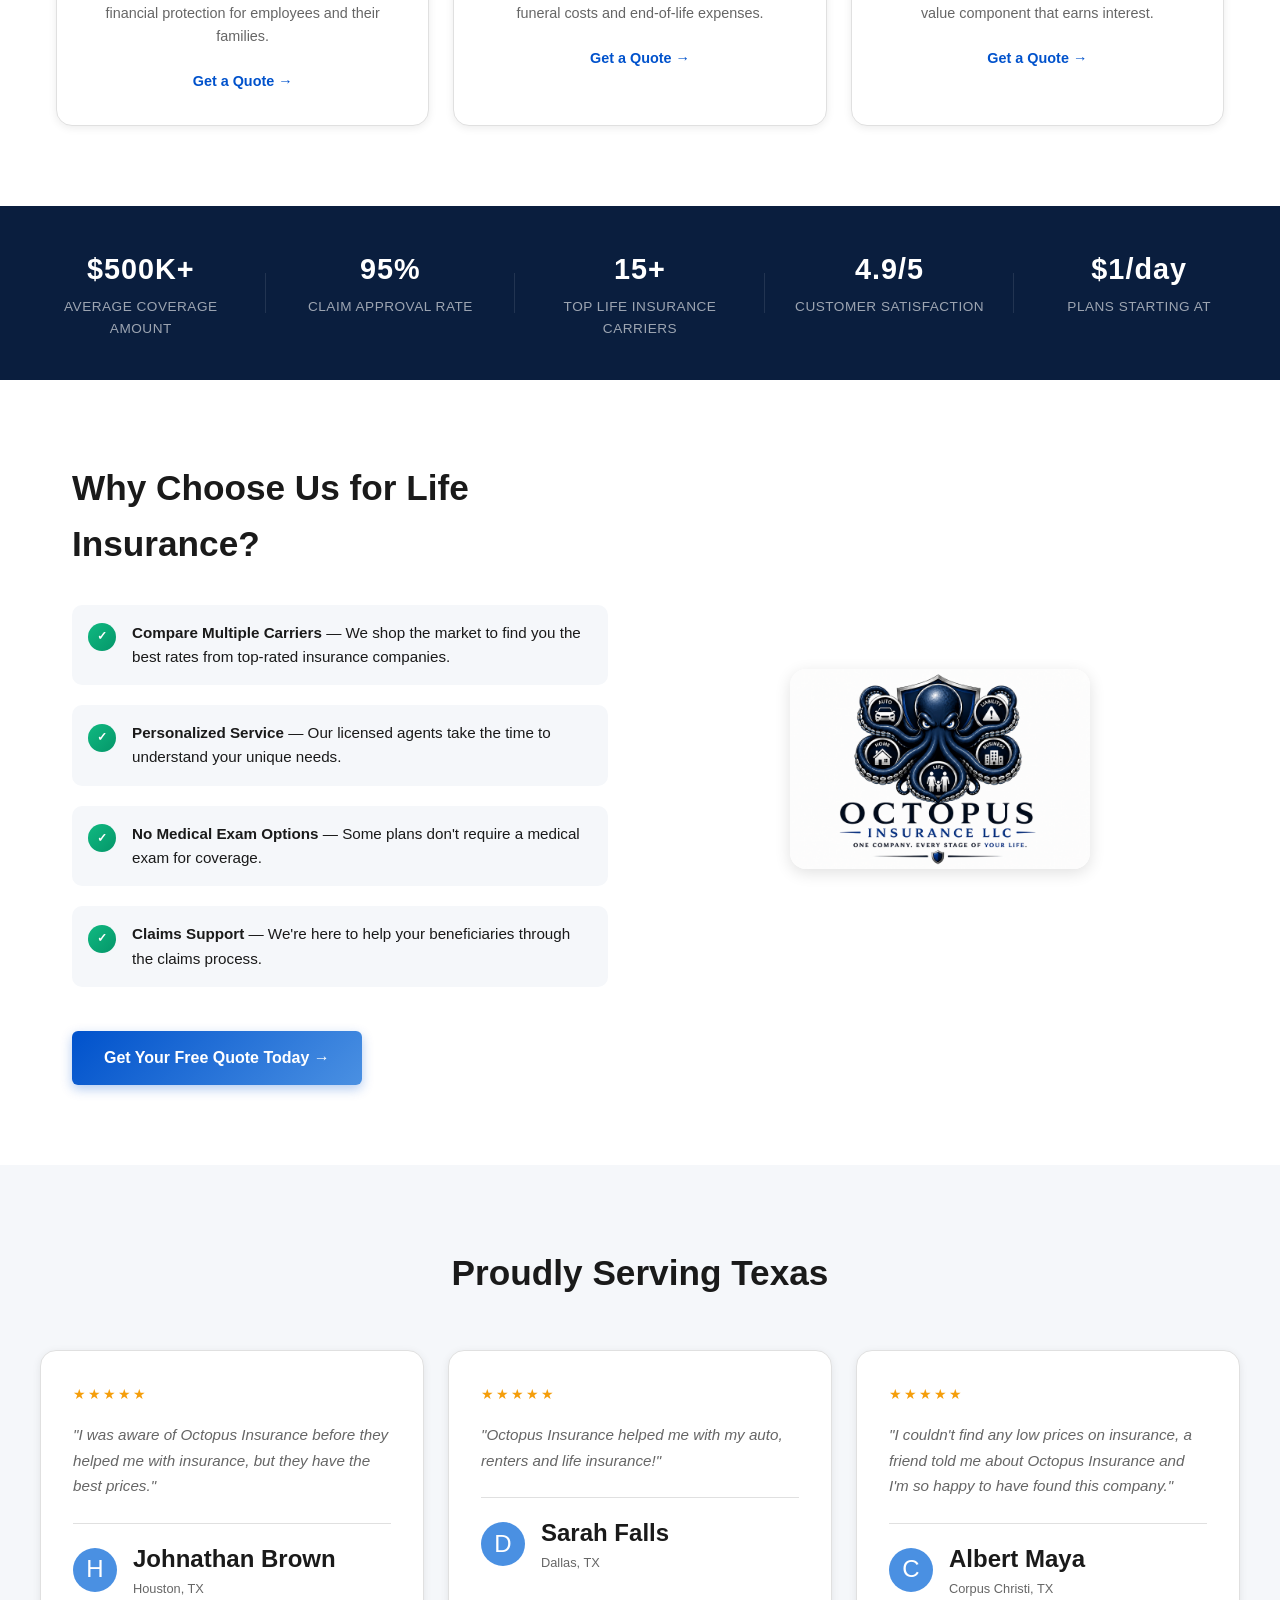
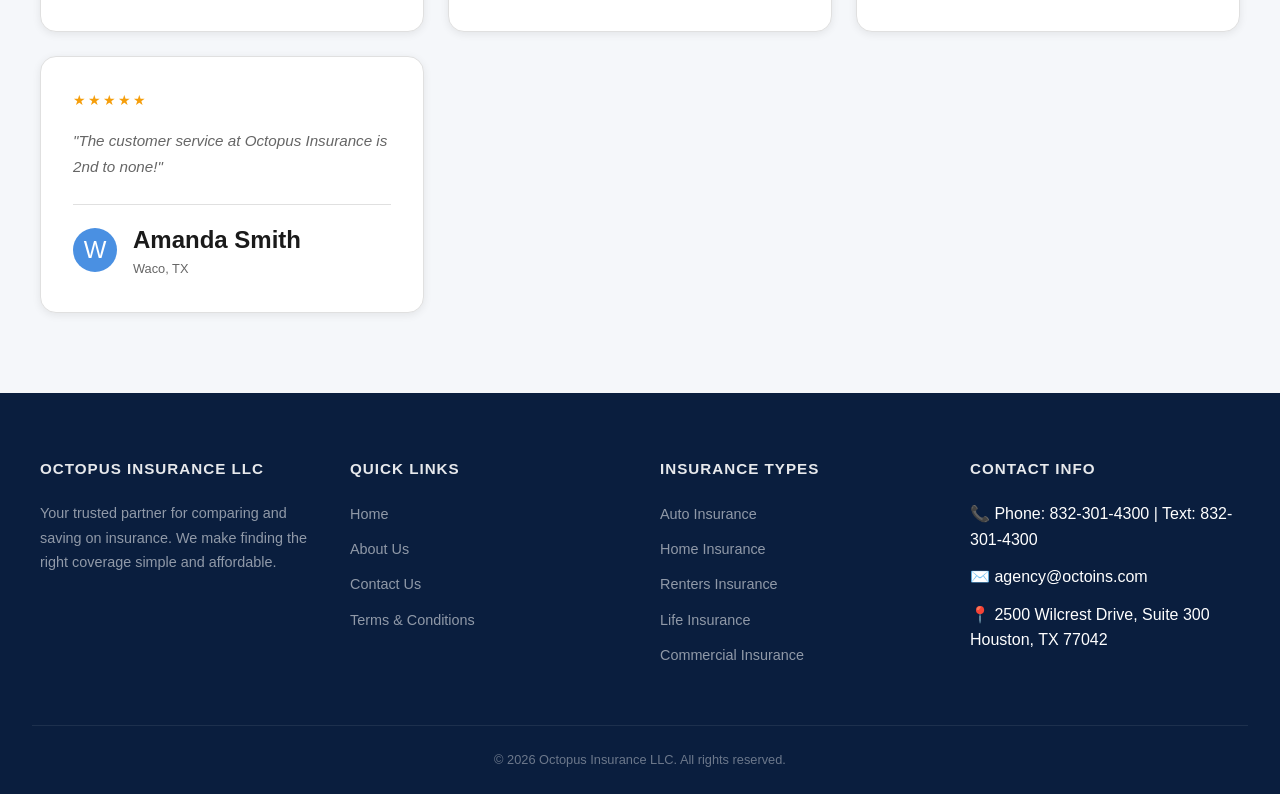
<file: life.html>
<!DOCTYPE html>
<html lang="en">
<head>
  <meta charset="UTF-8">
  <meta name="viewport" content="width=device-width, initial-scale=1.0">
  <meta name="keywords" content="Houston, Cheap, Michigan, Louisiana, 832, 313, 504, 225, 713, 616, 615, 218, 281, Texas, Dallas, Progressive, Geico, All-State, Commercial">
  <meta name="description" content="Explore life insurance options with Octopus Insurance. Find term and permanent policies to fit your budget and protect your family's future.">
  <title>Life Insurance Quotes - Octopus Insurance LLC</title>
  <link rel="stylesheet" href="css/style.css">
</head>
<body>
  <!-- HEADER -->
  <header>
    <div class="logo">
      <a href="index.html"><img src="logo.png" alt="Octopus Insurance"></a>
      <a href="index.html" style="text-decoration: none; color: inherit;"><span>OCTOPUS</span></a>
    </div>
    
    <nav id="navbar">
      <a href="index.html">Home</a>
      <div class="dropdown">
        <a href="#" class="dropdown-btn">Insurance <span class="dropdown-arrow">▼</span></a>
        <div class="dropdown-content">
          <a href="auto.html">Auto Insurance</a>
          <a href="home.html">Home Insurance</a>
          <a href="renters.html">Renters Insurance</a>
          <a href="life.html">Life Insurance</a>
          <a href="commercial.html">Commercial Insurance</a>
        </div>
      </div>
      <a href="index.html#about">About Us</a>
      <a href="index.html#contact">Contact Us</a>
      <a href="client-center.html" style="color: #4A90E2; font-weight: 600;">Client Center</a>
    </nav>
    
    <div class="header-actions">
      <a href="quote.html" class="header-cta">Get a Free Quote</a>
    </div>
    
    <div class="mobile-menu-toggle" id="mobileMenuToggle">
      <span></span>
      <span></span>
      <span></span>
    </div>
  </header>

  <!-- HERO SECTION -->
  <section class="hero" style="background-image: url('background.png'); background-size: cover; background-position: center;">
    <div class="hero-wrapper">
      <div class="hero-content">
        <div class="hero-badge">🏆 Licensed Insurance Agency</div>
        <h1>Life Insurance <span class="highlight">for Your Future</span></h1>
        <p>Protect your family's financial future with the right life insurance plan. Get coverage that gives you peace of mind.</p>
        
        <div class="hero-features">
          <div class="feature-item">
            <div class="feature-icon">❤️</div>
            <div>
              <h3>Term Life</h3>
              <p>Affordable coverage for a specific period</p>
            </div>
          </div>
          <div class="feature-item">
            <div class="feature-icon">🛡️</div>
            <div>
              <h3>Whole Life</h3>
              <p>Lifetime protection with cash value</p>
            </div>
          </div>
          <div class="feature-item">
            <div class="feature-icon">👨‍👩‍👧‍👦</div>
            <div>
              <h3>Family Coverage</h3>
              <p>Protect your entire family</p>
            </div>
          </div>
          <div class="feature-item">
            <div class="feature-icon">💰</div>
            <div>
              <h3>Affordable Rates</h3>
              <p>Plans starting at just $1/day</p>
            </div>
          </div>
        </div>
      </div>
      
      <div class="quote-form" id="quote">
        <h3>✓ Get Your Life Insurance Quote</h3>
        <p>Protect what matters most. Simply fill out the form below to start your free, no-obligation life insurance quote today.</p>
        <div id="container-id"></div>
        <script id="strife" src="https://cdn.quoteandapply.io/widget.js" data-strife-key="visyQ0QyhI29z6UL" data-strife-container-id="container-id"></script>
      </div>
    </div>
  </section>

  <!-- COVERAGE OPTIONS SECTION -->
  <section class="insurance-types" style="background: white;">
    <h2>Life Insurance Coverage Options</h2>
    <p>Choose the coverage that fits your needs and budget</p>
    
    <div class="insurance-grid" style="grid-template-columns: repeat(3, 1fr); max-width: 1200px; margin: 0 auto; padding: 0 1rem;">
      <div class="insurance-card">
        <div class="insurance-card-icon">📋</div>
        <h3>Term Life Insurance</h3>
        <p>Provides coverage for a specific period. Ideal for income replacement, mortgage protection, and covering major expenses.</p>
        <a href="#quote" class="card-link">Get a Quote →</a>
      </div>
      
      <div class="insurance-card">
        <div class="insurance-card-icon">🔄</div>
        <h3>Whole Life Insurance</h3>
        <p>Permanent coverage that builds cash value over time. Provides lifelong protection with guaranteed premiums.</p>
        <a href="#quote" class="card-link">Get a Quote →</a>
      </div>
      
      <div class="insurance-card">
        <div class="insurance-card-icon">👨‍👩‍👧‍👦</div>
        <h3>Family Life Insurance</h3>
        <p>Coverage for you, your spouse, and your children under one affordable policy.</p>
        <a href="#quote" class="card-link">Get a Quote →</a>
      </div>
      
      <div class="insurance-card">
        <div class="insurance-card-icon">🏢</div>
        <h3>Group Life Insurance</h3>
        <p>Employer-sponsored coverage that provides financial protection for employees and their families.</p>
        <a href="#quote" class="card-link">Get a Quote →</a>
      </div>
      
      <div class="insurance-card">
        <div class="insurance-card-icon">💵</div>
        <h3>Final Expense Insurance</h3>
        <p>Coverage designed to help your loved ones cover funeral costs and end-of-life expenses.</p>
        <a href="#quote" class="card-link">Get a Quote →</a>
      </div>
      
      <div class="insurance-card">
        <div class="insurance-card-icon">📈</div>
        <h3>Universal Life Insurance</h3>
        <p>Flexible premiums and death benefits with a cash value component that earns interest.</p>
        <a href="#quote" class="card-link">Get a Quote →</a>
      </div>
    </div>
  </section>

  <!-- STATS SECTION -->
  <section class="stats">
    <div class="stat-item">
      <h4>$500K+</h4>
      <p>Average Coverage Amount</p>
    </div>
    <div class="stat-item">
      <h4>95%</h4>
      <p>Claim Approval Rate</p>
    </div>
    <div class="stat-item">
      <h4>15+</h4>
      <p>Top Life Insurance Carriers</p>
    </div>
    <div class="stat-item">
      <h4>4.9/5</h4>
      <p>Customer Satisfaction</p>
    </div>
    <div class="stat-item">
      <h4>$1/day</h4>
      <p>Plans Starting At</p>
    </div>
  </section>

  <!-- WHY CHOOSE US SECTION -->
  <section class="why-choose">
    <div class="why-choose-content">
      <h2>Why Choose Us for Life Insurance?</h2>
      
      <div class="why-choose-item">
        <div class="why-choose-icon">✓</div>
        <p><strong>Compare Multiple Carriers</strong> — We shop the market to find you the best rates from top-rated insurance companies.</p>
      </div>
      
      <div class="why-choose-item">
        <div class="why-choose-icon">✓</div>
        <p><strong>Personalized Service</strong> — Our licensed agents take the time to understand your unique needs.</p>
      </div>
      
      <div class="why-choose-item">
        <div class="why-choose-icon">✓</div>
        <p><strong>No Medical Exam Options</strong> — Some plans don't require a medical exam for coverage.</p>
      </div>
      
      <div class="why-choose-item">
        <div class="why-choose-icon">✓</div>
        <p><strong>Claims Support</strong> — We're here to help your beneficiaries through the claims process.</p>
      </div>
      
      <a href="#quote" class="why-choose-cta">Get Your Free Quote Today →</a>
    </div>
    
    <div class="why-choose-image">
      <img src="logo.png" alt="Octopus Insurance Logo" style="max-width: 300px;">
    </div>
  </section>

  <!-- LOCATIONS SECTION -->
  <section class="testimonials">
    <h2>Proudly Serving Texas</h2>
    <div class="testimonials-grid">
      <div class="testimonial-card">
        <div class="stars">★★★★★</div>
        <p class="testimonial-text">"I was aware of Octopus Insurance before they helped me with insurance, but they have the best prices."</p>
        <div class="testimonial-author">
          <div class="author-avatar" style="background: #4a90e2; display: flex; align-items: center; justify-content: center; font-size: 1.5rem; color: white;">H</div>
          <div class="author-info">
            <h4 style="font-size: 1.5rem;">Johnathan Brown</h4>
            <p>Houston, TX</p>
          </div>
        </div>
      </div>
      
      <div class="testimonial-card">
        <div class="stars">★★★★★</div>
        <p class="testimonial-text">"Octopus Insurance helped me with my auto, renters and life insurance!"</p>
        <div class="testimonial-author">
          <div class="author-avatar" style="background: #4a90e2; display: flex; align-items: center; justify-content: center; font-size: 1.5rem; color: white;">D</div>
          <div class="author-info">
            <h4 style="font-size: 1.5rem;">Sarah Falls</h4>
            <p>Dallas, TX</p>
          </div>
        </div>
      </div>
      
      <div class="testimonial-card">
        <div class="stars">★★★★★</div>
        <p class="testimonial-text">"I couldn't find any low prices on insurance, a friend told me about Octopus Insurance and I'm so happy to have found this company."</p>
        <div class="testimonial-author">
          <div class="author-avatar" style="background: #4a90e2; display: flex; align-items: center; justify-content: center; font-size: 1.5rem; color: white;">C</div>
          <div class="author-info">
            <h4 style="font-size: 1.5rem;">Albert Maya</h4>
            <p>Corpus Christi, TX</p>
          </div>
        </div>
      </div>

      <div class="testimonial-card">
        <div class="stars">★★★★★</div>
        <p class="testimonial-text">"The customer service at Octopus Insurance is 2nd to none!"</p>
        <div class="testimonial-author">
          <div class="author-avatar" style="background: #4a90e2; display: flex; align-items: center; justify-content: center; font-size: 1.5rem; color: white;">W</div>
          <div class="author-info">
            <h4 style="font-size: 1.5rem;">Amanda Smith</h4>
            <p>Waco, TX</p>
          </div>
        </div>
      </div>
    </div>
  </section>


  <!-- FOOTER -->
  <footer>
    <div class="footer-content">
      <div class="footer-section">
        <h4>Octopus Insurance LLC</h4>
        <p>Your trusted partner for comparing and saving on insurance. We make finding the right coverage simple and affordable.</p>
      </div>
      
      <div class="footer-section">
        <h4>Quick Links</h4>
        <ul>
          <li><a href="index.html">Home</a></li>
          <li><a href="index.html#about">About Us</a></li>
          <li><a href="index.html#contact">Contact Us</a></li>
          <li><a href="terms.html">Terms & Conditions</a></li>
        </ul>
      </div>
      
      <div class="footer-section">
        <h4>Insurance Types</h4>
        <ul>
          <li><a href="auto.html">Auto Insurance</a></li>
          <li><a href="home.html">Home Insurance</a></li>
          <li><a href="renters.html">Renters Insurance</a></li>
          <li><a href="life.html">Life Insurance</a></li>
          <li><a href="commercial.html">Commercial Insurance</a></li>
        </ul>
      </div>
      
      <div class="footer-section">
        <h4>Contact Info</h4>
        <div class="contact-info">📞 Phone: 832-301-4300 | Text: 832-301-4300</div>
        <div class="contact-info">✉️ agency@octoins.com</div>
        <div class="contact-info">📍 2500 Wilcrest Drive, Suite 300<br>Houston, TX 77042</div>
      </div>
    </div>
    
    <div class="footer-bottom">
      <p>&copy; 2026 Octopus Insurance LLC. All rights reserved.</p>
    </div>
  </footer>

  <script src="js/script.js"></script>
</body>
</html>
</file>
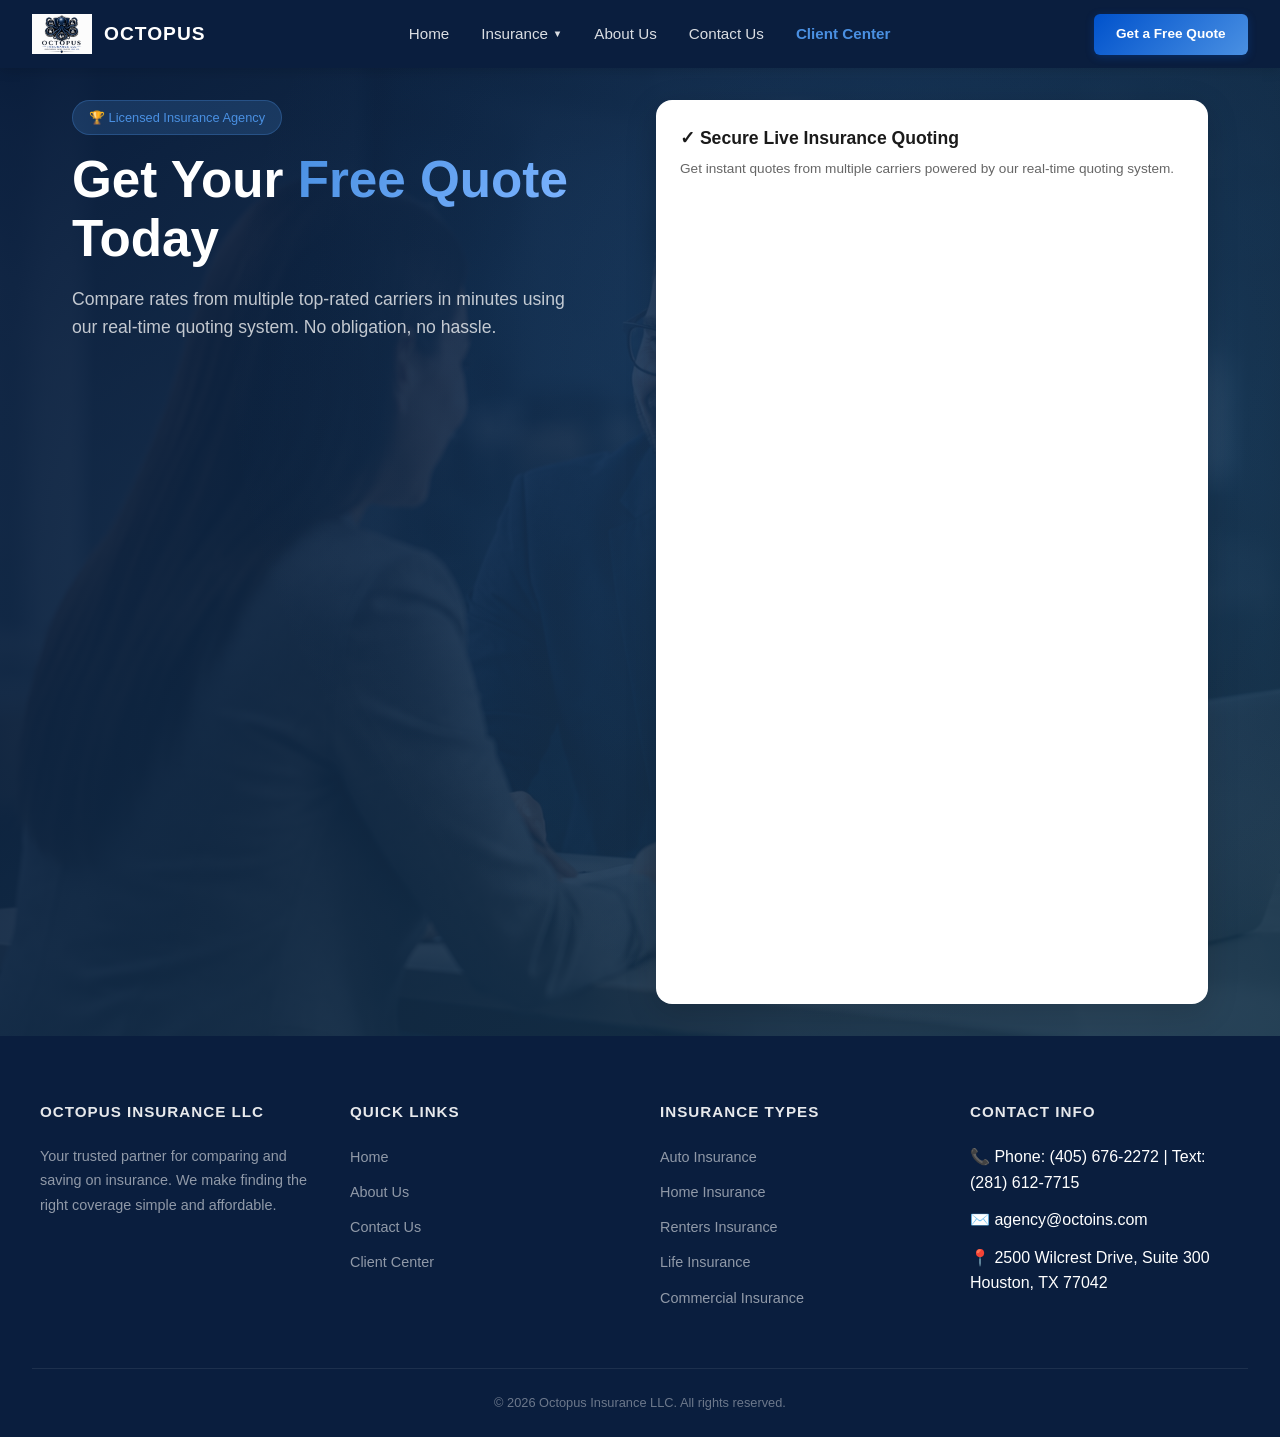
<file: quote.html>
<!DOCTYPE html>
<html lang="en">
<head>
  <meta charset="UTF-8">
  <meta name="viewport" content="width=device-width, initial-scale=1.0">
  <meta name="description" content="Start your free insurance quote with Octopus Insurance — quick, no-obligation quotes for auto, home, renters, life, and commercial insurance.">
  <title>Get Your Free Quote - Octopus Insurance LLC</title>
  <link rel="stylesheet" href="css/style.css">
</head>
<body>
  <!-- HEADER -->
  <header>
    <div class="logo">
      <img src="logo.png" alt="Octopus Insurance">
      <span>OCTOPUS</span>
    </div>
    
    <nav id="navbar">
      <a href="index.html">Home</a>
      <div class="dropdown">
        <a href="#" class="dropdown-btn">Insurance <span class="dropdown-arrow">▼</span></a>
        <div class="dropdown-content">
          <a href="auto.html">Auto Insurance</a>
          <a href="home.html">Home Insurance</a>
          <a href="renters.html">Renters Insurance</a>
          <a href="life.html">Life Insurance</a>
          <a href="commercial.html">Commercial Insurance</a>
        </div>
      </div>
      <a href="index.html#about">About Us</a>
      <a href="index.html#contact">Contact Us</a>
      <a href="client-center.html" style="color: #4A90E2; font-weight: 600;">Client Center</a>
    </nav>
    
    <div class="header-actions">
      <a href="quote.html" class="header-cta">Get a Free Quote</a>
    </div>
    
    <div class="mobile-menu-toggle" id="mobileMenuToggle">
      <span></span>
      <span></span>
      <span></span>
    </div>
  </header>

  <!-- HERO SECTION -->
  <section class="hero" style="background-image: url('background.png'); background-size: cover; background-position: center;">
    <div class="hero-wrapper">
      <div class="hero-content">
        <div class="hero-badge">🏆 Licensed Insurance Agency</div>
        <h1>Get Your <span class="highlight">Free Quote</span> Today</h1>
        <p>Compare rates from multiple top-rated carriers in minutes using our real-time quoting system. No obligation, no hassle.</p>
      </div>
      
      <div class="quote-form" id="quote">
        <h3>✓ Secure Live Insurance Quoting</h3>
        <p>Get instant quotes from multiple carriers powered by our real-time quoting system.</p>
        
        <div class="iframe-container">
          <iframe 
            src="https://www.agentinsure.com/compare/auto-insurance-home-insurance/octopusins/quote.aspx"
            name="Secure Live Insurance Quoting"
            height="780"
            width="100%"
            frameborder="0"
            allow="fullscreen"
            allowfullscreen
            loading="lazy"
            style="border:none;border-radius:20px;background:white;pointer-events:auto;">
          </iframe>
        </div>
      </div>
    </div>
  </section>

  <!-- FOOTER -->
  <footer>
    <div class="footer-content">
      <div class="footer-section">
        <h4>Octopus Insurance LLC</h4>
        <p>Your trusted partner for comparing and saving on insurance. We make finding the right coverage simple and affordable.</p>
      </div>
      
      <div class="footer-section">
        <h4>Quick Links</h4>
        <ul>
          <li><a href="index.html">Home</a></li>
          <li><a href="index.html#about">About Us</a></li>
          <li><a href="index.html#contact">Contact Us</a></li>
          <li><a href="client-center.html">Client Center</a></li>
        </ul>
      </div>
      
      <div class="footer-section">
        <h4>Insurance Types</h4>
        <ul>
          <li><a href="auto.html">Auto Insurance</a></li>
          <li><a href="home.html">Home Insurance</a></li>
          <li><a href="renters.html">Renters Insurance</a></li>
          <li><a href="life.html">Life Insurance</a></li>
          <li><a href="commercial.html">Commercial Insurance</a></li>
        </ul>
      </div>
      
      <div class="footer-section">
        <h4>Contact Info</h4>
        <div class="contact-info">📞 Phone: (405) 676-2272 | Text: (281) 612-7715</div>
        <div class="contact-info">✉️ agency@octoins.com</div>
        <div class="contact-info">📍 2500 Wilcrest Drive, Suite 300<br>Houston, TX 77042</div>
      </div>
    </div>
    
    <div class="footer-bottom">
      <p>&copy; 2026 Octopus Insurance LLC. All rights reserved.</p>
    </div>
  </footer>

  <script src="js/script.js"></script>
</body>
</html>
</file>
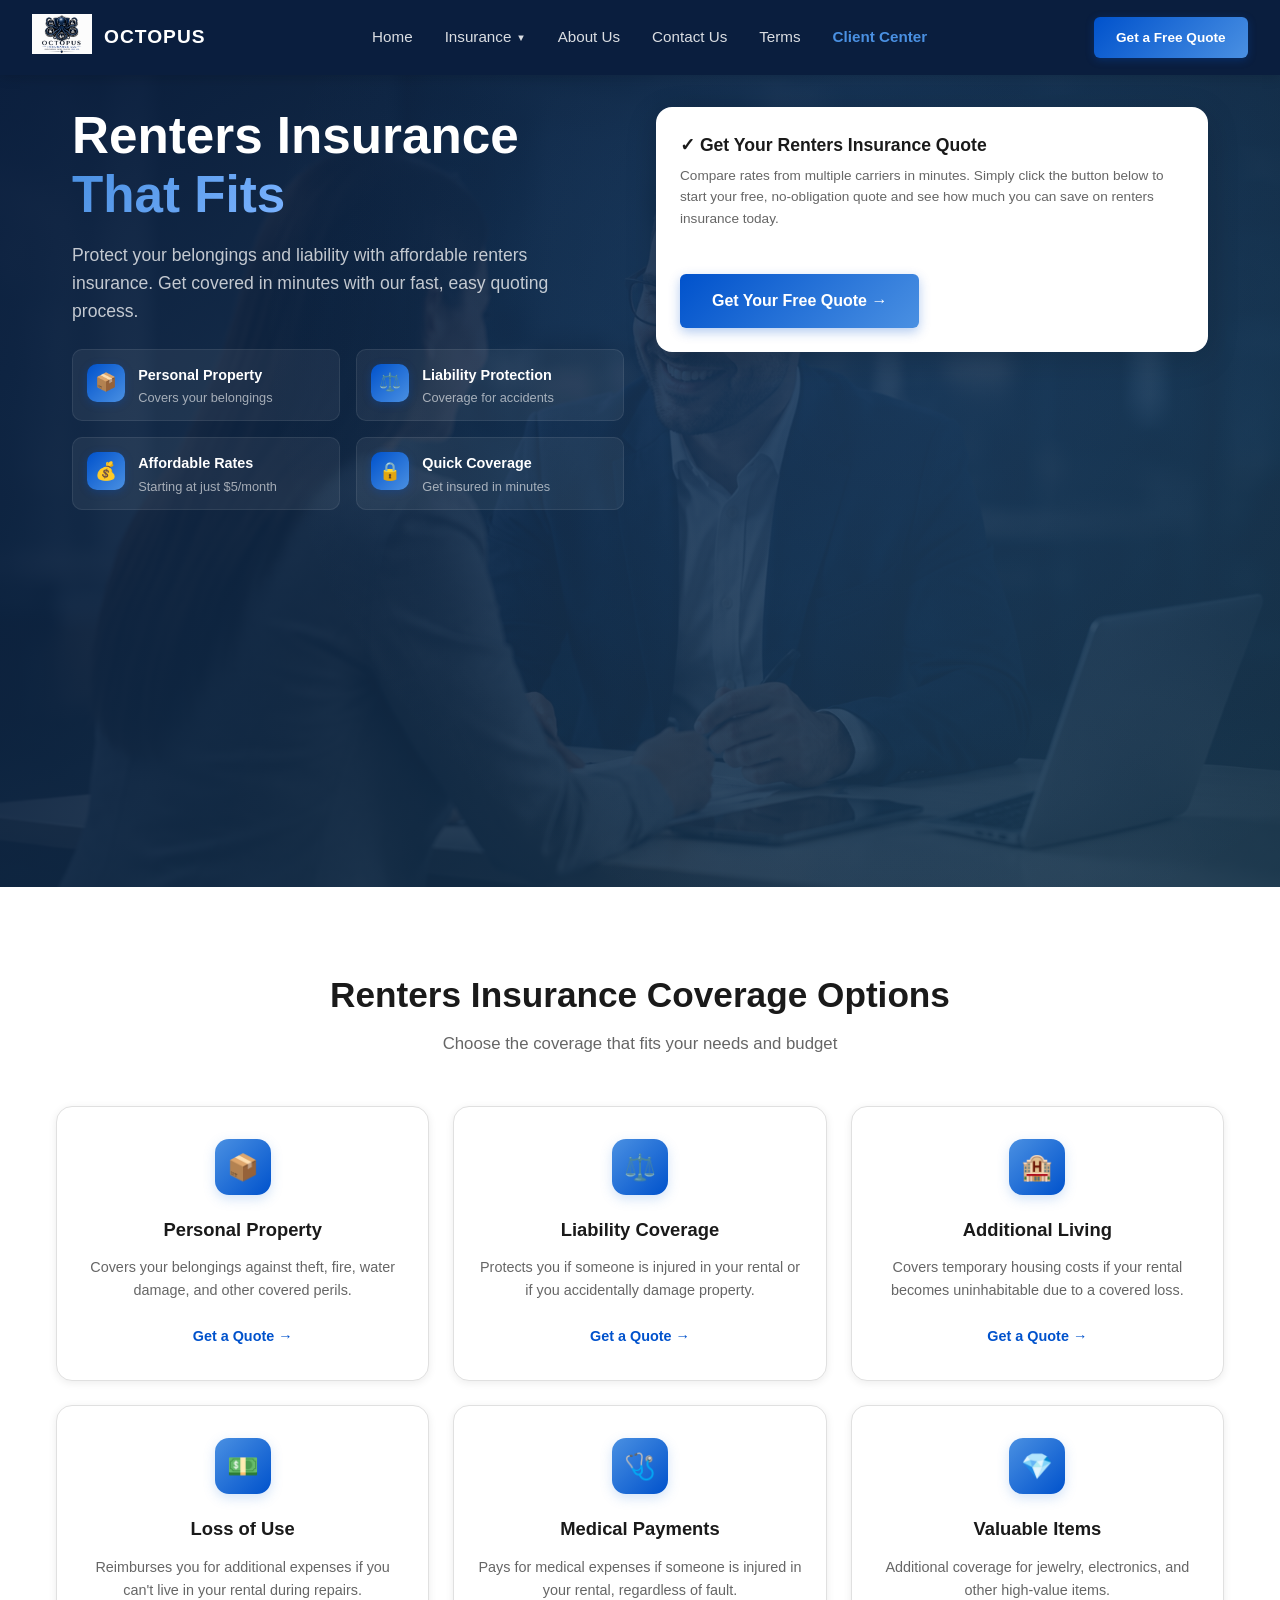
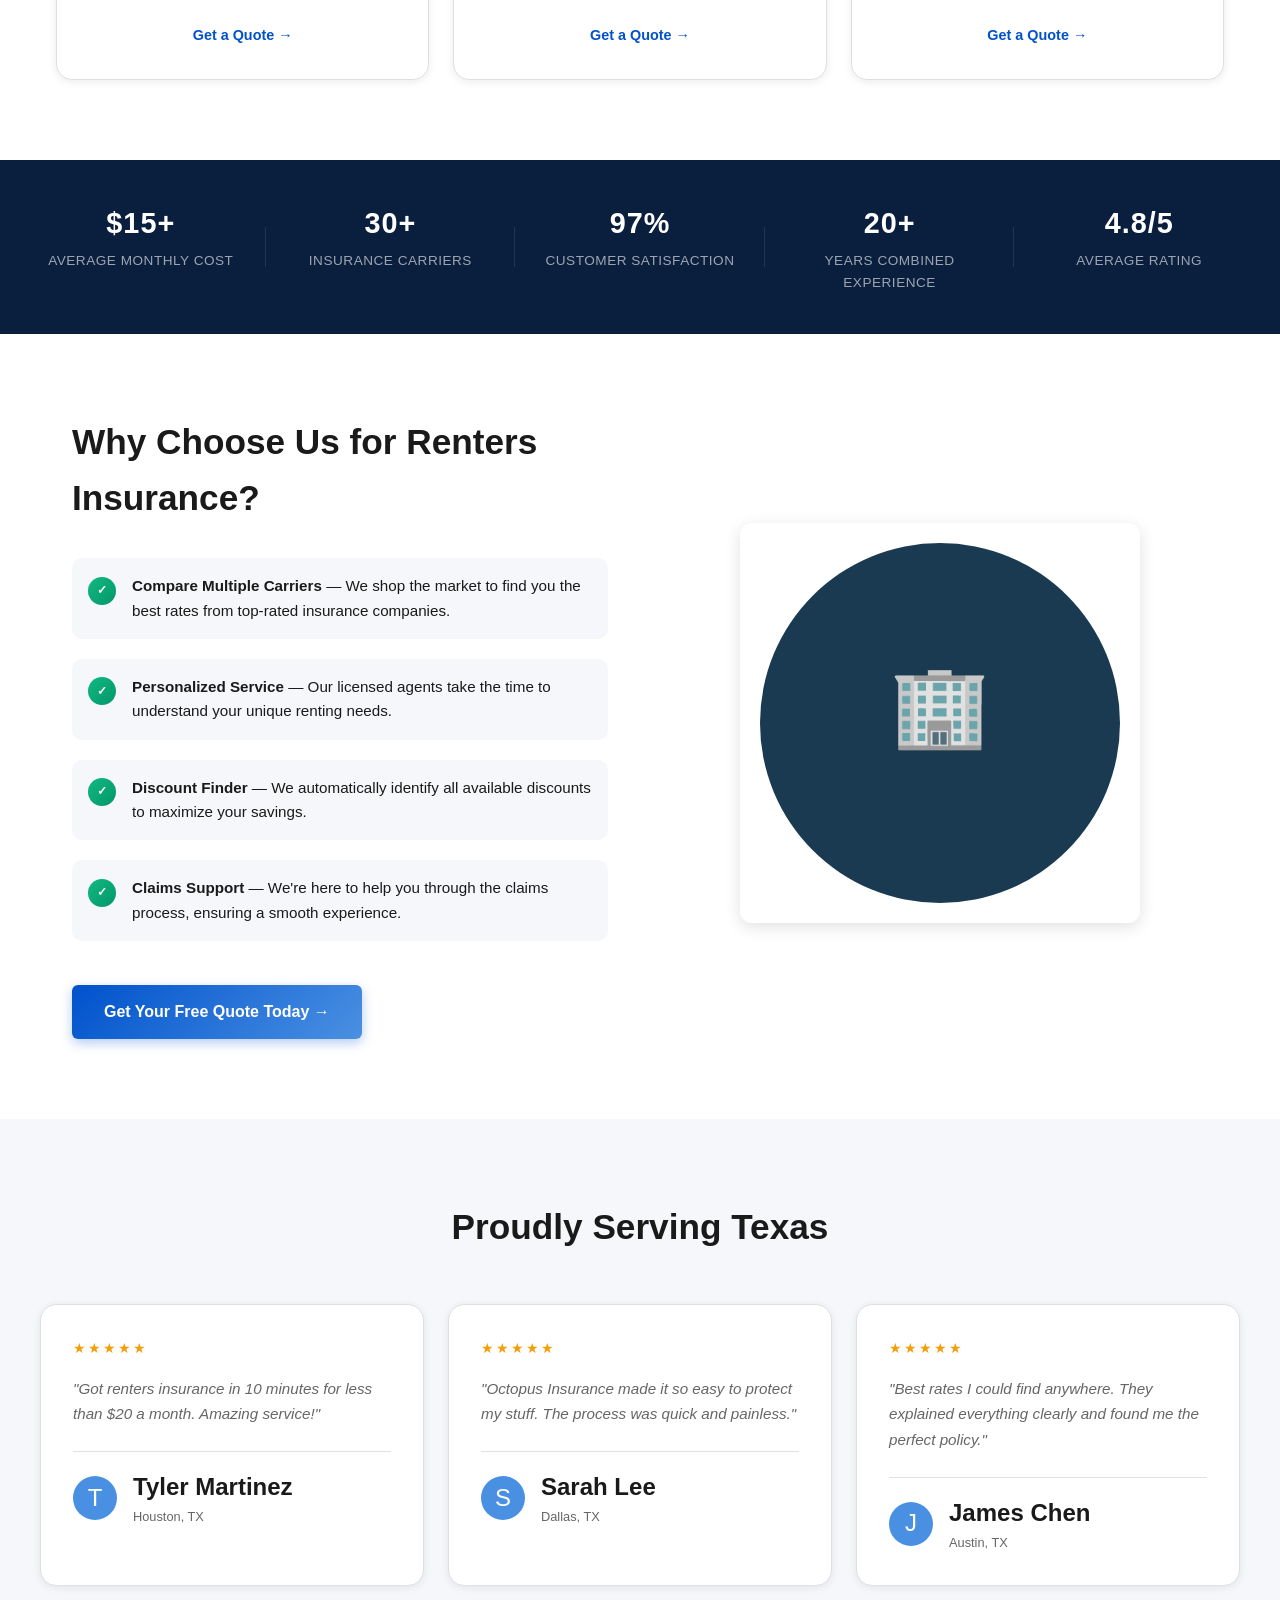
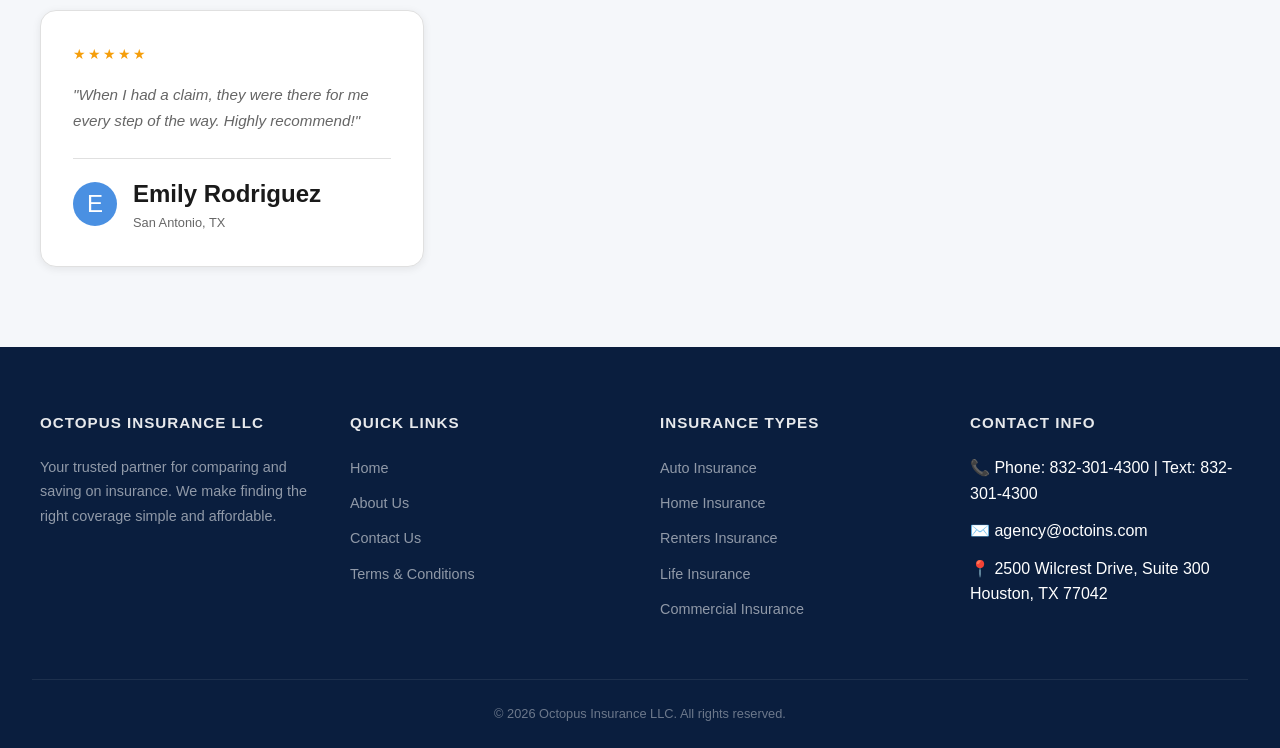
<file: renters.html>
<!DOCTYPE html>
<html lang="en">
<head>
  <meta charset="UTF-8">
  <meta name="viewport" content="width=device-width, initial-scale=1.0">
  <meta name="keywords" content="Houston, Cheap, Michigan, Louisiana, 832, 313, 504, 225, 713, 616, 615, 218, 281, Texas, Dallas, Progressive, Geico, All-State, Commercial">
  <meta name="description" content="Get renters insurance quotes from Octopus Insurance. Protect your belongings and liability with affordable coverage from top carriers.">
  <title>Renters Insurance Quotes - Octopus Insurance LLC</title>
  <link rel="stylesheet" href="css/style.css">
</head>
<body>
  <!-- HEADER -->
  <header>
    <div class="logo">
      <a href="index.html"><img src="logo.png" alt="Octopus Insurance"></a>
      <a href="index.html" style="text-decoration: none; color: inherit;"><span>OCTOPUS</span></a>
    </div>
    
    <nav id="navbar">
      <a href="index.html">Home</a>
      <div class="dropdown">
        <a href="#" class="dropdown-btn">Insurance <span class="dropdown-arrow">▼</span></a>
        <div class="dropdown-content">
          <a href="auto.html">Auto Insurance</a>
          <a href="home.html">Home Insurance</a>
          <a href="renters.html">Renters Insurance</a>
          <a href="life.html">Life Insurance</a>
          <a href="commercial.html">Commercial Insurance</a>
        </div>
      </div>
      <a href="index.html#about">About Us</a>
      <a href="index.html#contact">Contact Us</a>
      <a href="terms.html">Terms</a>
      <a href="client-center.html" style="color: #4A90E2; font-weight: 600;">Client Center</a>
    </nav>
    
    <div class="header-actions">
      <a href="quote.html" class="header-cta">Get a Free Quote</a>
    </div>
    
    <div class="mobile-menu-toggle" id="mobileMenuToggle">
      <span></span>
      <span></span>
      <span></span>
    </div>
  </header>

  <!-- HERO SECTION -->
  <section class="hero" style="background-image: url('background.png'); background-size: cover; background-position: center;">
    <div class="hero-wrapper">
      <div class="hero-content">
        <h1>Renters Insurance <span class="highlight">That Fits</span></h1>
        <p>Protect your belongings and liability with affordable renters insurance. Get covered in minutes with our fast, easy quoting process.</p>
        
        <div class="hero-features">
          <div class="feature-item">
            <div class="feature-icon">📦</div>
            <div>
              <h3>Personal Property</h3>
              <p>Covers your belongings</p>
            </div>
          </div>
          <div class="feature-item">
            <div class="feature-icon">⚖️</div>
            <div>
              <h3>Liability Protection</h3>
              <p>Coverage for accidents</p>
            </div>
          </div>
          <div class="feature-item">
            <div class="feature-icon">💰</div>
            <div>
              <h3>Affordable Rates</h3>
              <p>Starting at just $5/month</p>
            </div>
          </div>
          <div class="feature-item">
            <div class="feature-icon">🔒</div>
            <div>
              <h3>Quick Coverage</h3>
              <p>Get insured in minutes</p>
            </div>
          </div>
        </div>
      </div>
      
      <div class="quote-form" id="quote">
        <h3>✓ Get Your Renters Insurance Quote</h3>
        <p>Compare rates from multiple carriers in minutes. Simply click the button below to start your free, no-obligation quote and see how much you can save on renters insurance today.</p>
        <a href="quote.html" class="why-choose-cta" style="display: inline-block; text-align: center; margin-top: 1.5rem;">Get Your Free Quote →</a>
      </div>
    </div>
  </section>

  <!-- COVERAGE OPTIONS SECTION -->
  <section class="insurance-types" style="background: white;">
    <h2>Renters Insurance Coverage Options</h2>
    <p>Choose the coverage that fits your needs and budget</p>
    
    <div class="insurance-grid" style="grid-template-columns: repeat(3, 1fr); max-width: 1200px; margin: 0 auto; padding: 0 1rem;">
      <div class="insurance-card">
        <div class="insurance-card-icon">📦</div>
        <h3>Personal Property</h3>
        <p>Covers your belongings against theft, fire, water damage, and other covered perils.</p>
        <a href="quote.html" class="card-link">Get a Quote →</a>
      </div>
      
      <div class="insurance-card">
        <div class="insurance-card-icon">⚖️</div>
        <h3>Liability Coverage</h3>
        <p>Protects you if someone is injured in your rental or if you accidentally damage property.</p>
        <a href="quote.html" class="card-link">Get a Quote →</a>
      </div>
      
      <div class="insurance-card">
        <div class="insurance-card-icon">🏨</div>
        <h3>Additional Living</h3>
        <p>Covers temporary housing costs if your rental becomes uninhabitable due to a covered loss.</p>
        <a href="quote.html" class="card-link">Get a Quote →</a>
      </div>
      
      <div class="insurance-card">
        <div class="insurance-card-icon">💵</div>
        <h3>Loss of Use</h3>
        <p>Reimburses you for additional expenses if you can't live in your rental during repairs.</p>
        <a href="quote.html" class="card-link">Get a Quote →</a>
      </div>
      
      <div class="insurance-card">
        <div class="insurance-card-icon">🩺</div>
        <h3>Medical Payments</h3>
        <p>Pays for medical expenses if someone is injured in your rental, regardless of fault.</p>
        <a href="quote.html" class="card-link">Get a Quote →</a>
      </div>
      
      <div class="insurance-card">
        <div class="insurance-card-icon">💎</div>
        <h3>Valuable Items</h3>
        <p>Additional coverage for jewelry, electronics, and other high-value items.</p>
        <a href="quote.html" class="card-link">Get a Quote →</a>
      </div>
    </div>
  </section>

  <!-- STATS SECTION -->
  <section class="stats">
    <div class="stat-item">
      <h4>$15+</h4>
      <p>Average Monthly Cost</p>
    </div>
    <div class="stat-item">
      <h4>30+</h4>
      <p>Insurance Carriers</p>
    </div>
    <div class="stat-item">
      <h4>97%</h4>
      <p>Customer Satisfaction</p>
    </div>
    <div class="stat-item">
      <h4>20+</h4>
      <p>Years Combined Experience</p>
    </div>
    <div class="stat-item">
      <h4>4.8/5</h4>
      <p>Average Rating</p>
    </div>
  </section>

  <!-- WHY CHOOSE US SECTION -->
  <section class="why-choose">
    <div class="why-choose-content">
      <h2>Why Choose Us for Renters Insurance?</h2>
      
      <div class="why-choose-item">
        <div class="why-choose-icon">✓</div>
        <p><strong>Compare Multiple Carriers</strong> — We shop the market to find you the best rates from top-rated insurance companies.</p>
      </div>
      
      <div class="why-choose-item">
        <div class="why-choose-icon">✓</div>
        <p><strong>Personalized Service</strong> — Our licensed agents take the time to understand your unique renting needs.</p>
      </div>
      
      <div class="why-choose-item">
        <div class="why-choose-icon">✓</div>
        <p><strong>Discount Finder</strong> — We automatically identify all available discounts to maximize your savings.</p>
      </div>
      
      <div class="why-choose-item">
        <div class="why-choose-icon">✓</div>
        <p><strong>Claims Support</strong> — We're here to help you through the claims process, ensuring a smooth experience.</p>
      </div>
      
      <a href="quote.html" class="why-choose-cta">Get Your Free Quote Today →</a>
    </div>
    
    <div class="why-choose-image">
      <img src="data:image/svg+xml,%3Csvg xmlns='http://www.w3.org/2000/svg' width='400' height='400' viewBox='0 0 400 400'%3E%3Ccircle cx='200' cy='200' r='180' fill='%231a3a52'/%3E%3Ctext x='200' y='210' text-anchor='middle' fill='%23ffffff' font-size='80'%3E🏢%3C/text%3E%3C/svg%3E" alt="Renters Insurance" style="max-width: 100%; height: auto; border-radius: 12px;">
    </div>
  </section>

  <!-- LOCATIONS SECTION -->
  <section class="testimonials">
    <h2>Proudly Serving Texas</h2>
    <div class="testimonials-grid">
      <div class="testimonial-card">
        <div class="stars">★★★★★</div>
        <p class="testimonial-text">"Got renters insurance in 10 minutes for less than $20 a month. Amazing service!"</p>
        <div class="testimonial-author">
          <div class="author-avatar" style="background: #4a90e2; display: flex; align-items: center; justify-content: center; font-size: 1.5rem; color: white;">T</div>
          <div class="author-info">
            <h4 style="font-size: 1.5rem;">Tyler Martinez</h4>
            <p>Houston, TX</p>
          </div>
        </div>
      </div>
      
      <div class="testimonial-card">
        <div class="stars">★★★★★</div>
        <p class="testimonial-text">"Octopus Insurance made it so easy to protect my stuff. The process was quick and painless."</p>
        <div class="testimonial-author">
          <div class="author-avatar" style="background: #4a90e2; display: flex; align-items: center; justify-content: center; font-size: 1.5rem; color: white;">S</div>
          <div class="author-info">
            <h4 style="font-size: 1.5rem;">Sarah Lee</h4>
            <p>Dallas, TX</p>
          </div>
        </div>
      </div>
      
      <div class="testimonial-card">
        <div class="stars">★★★★★</div>
        <p class="testimonial-text">"Best rates I could find anywhere. They explained everything clearly and found me the perfect policy."</p>
        <div class="testimonial-author">
          <div class="author-avatar" style="background: #4a90e2; display: flex; align-items: center; justify-content: center; font-size: 1.5rem; color: white;">J</div>
          <div class="author-info">
            <h4 style="font-size: 1.5rem;">James Chen</h4>
            <p>Austin, TX</p>
          </div>
        </div>
      </div>

      <div class="testimonial-card">
        <div class="stars">★★★★★</div>
        <p class="testimonial-text">"When I had a claim, they were there for me every step of the way. Highly recommend!"</p>
        <div class="testimonial-author">
          <div class="author-avatar" style="background: #4a90e2; display: flex; align-items: center; justify-content: center; font-size: 1.5rem; color: white;">E</div>
          <div class="author-info">
            <h4 style="font-size: 1.5rem;">Emily Rodriguez</h4>
            <p>San Antonio, TX</p>
          </div>
        </div>
      </div>
    </div>
  </section>


  <!-- FOOTER -->
  <footer>
    <div class="footer-content">
      <div class="footer-section">
        <h4>Octopus Insurance LLC</h4>
        <p>Your trusted partner for comparing and saving on insurance. We make finding the right coverage simple and affordable.</p>
      </div>
      
      <div class="footer-section">
        <h4>Quick Links</h4>
        <ul>
          <li><a href="index.html">Home</a></li>
          <li><a href="index.html#about">About Us</a></li>
          <li><a href="index.html#contact">Contact Us</a></li>
          <li><a href="terms.html">Terms & Conditions</a></li>
        </ul>
      </div>
      
      <div class="footer-section">
        <h4>Insurance Types</h4>
        <ul>
          <li><a href="auto.html">Auto Insurance</a></li>
          <li><a href="home.html">Home Insurance</a></li>
          <li><a href="renters.html">Renters Insurance</a></li>
          <li><a href="life.html">Life Insurance</a></li>
          <li><a href="commercial.html">Commercial Insurance</a></li>
        </ul>
      </div>
      
      <div class="footer-section">
        <h4>Contact Info</h4>
        <div class="contact-info">📞 Phone: 832-301-4300 | Text: 832-301-4300</div>
        <div class="contact-info">✉️ agency@octoins.com</div>
        <div class="contact-info">📍 2500 Wilcrest Drive, Suite 300<br>Houston, TX 77042</div>
      </div>
    </div>
    
    <div class="footer-bottom">
      <p>&copy; 2026 Octopus Insurance LLC. All rights reserved.</p>
    </div>
  </footer>

  <script src="js/script.js"></script>
</body>
</html>
</file>
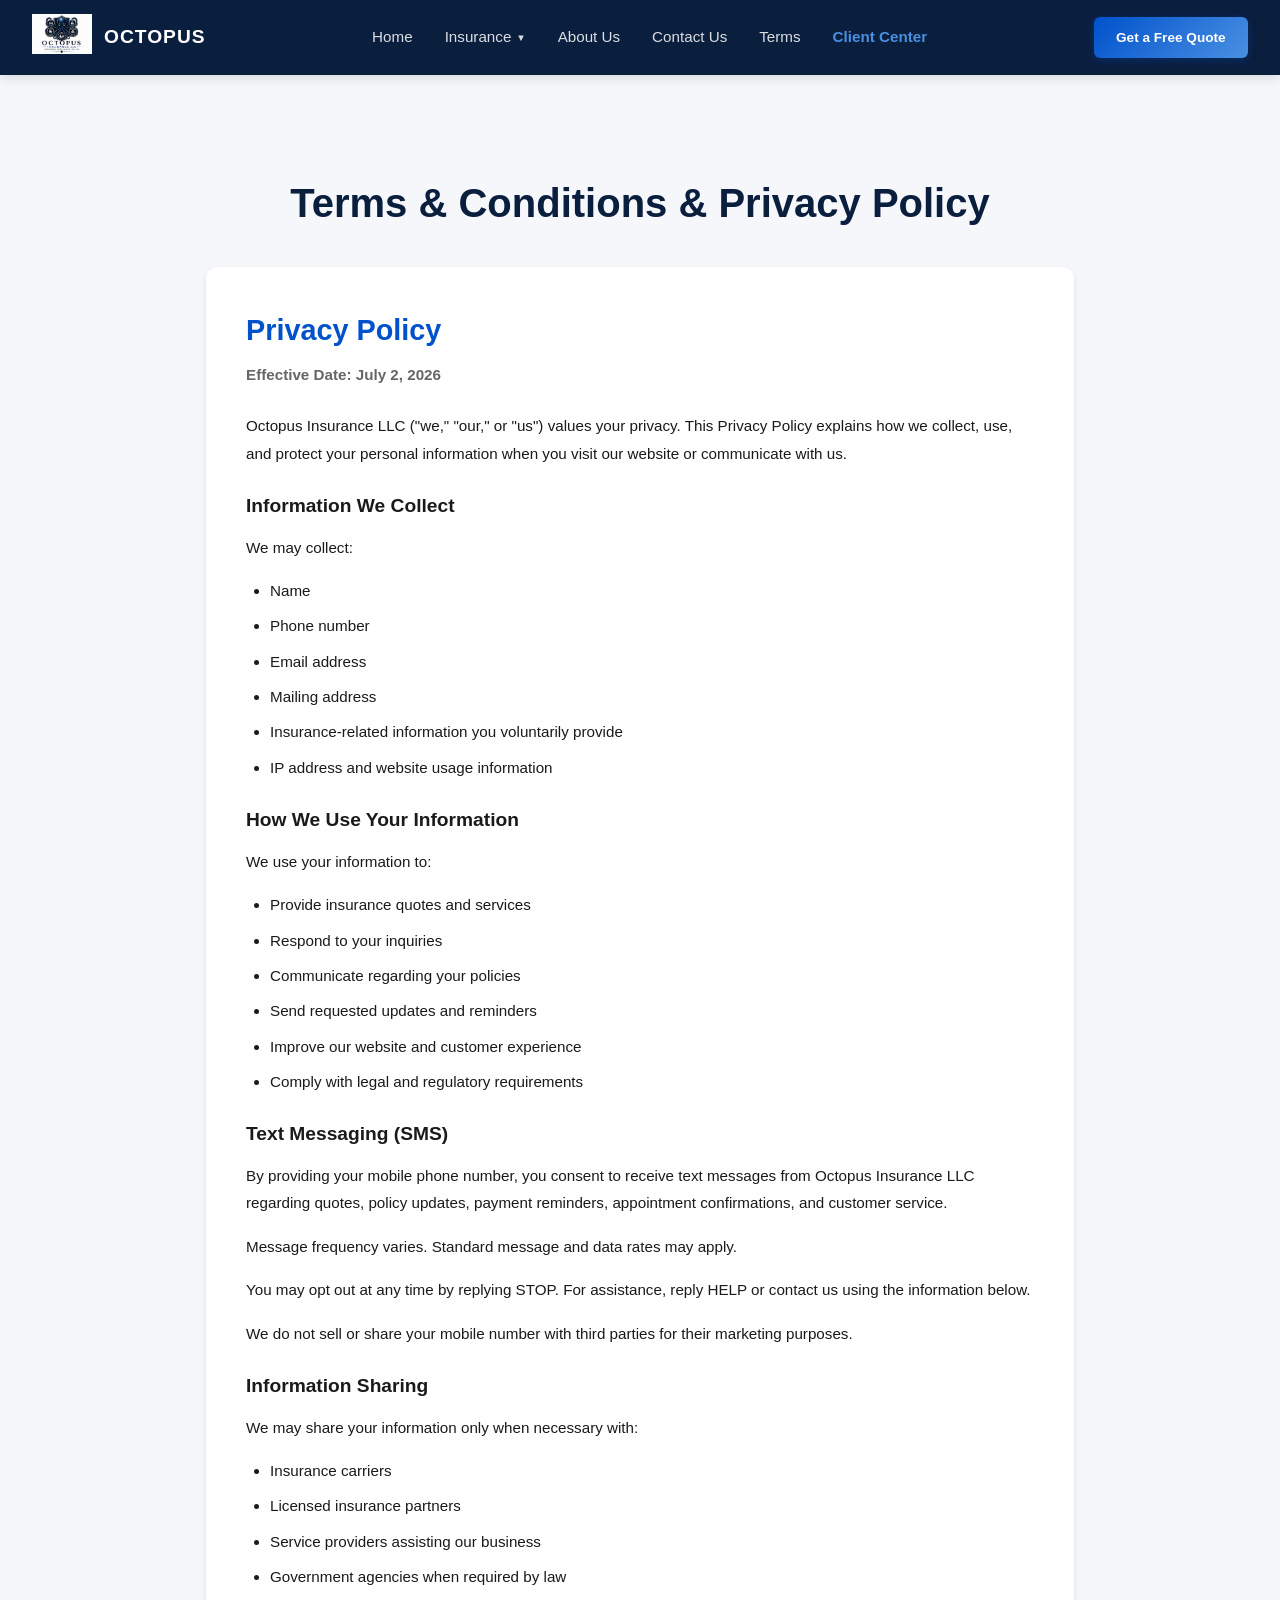
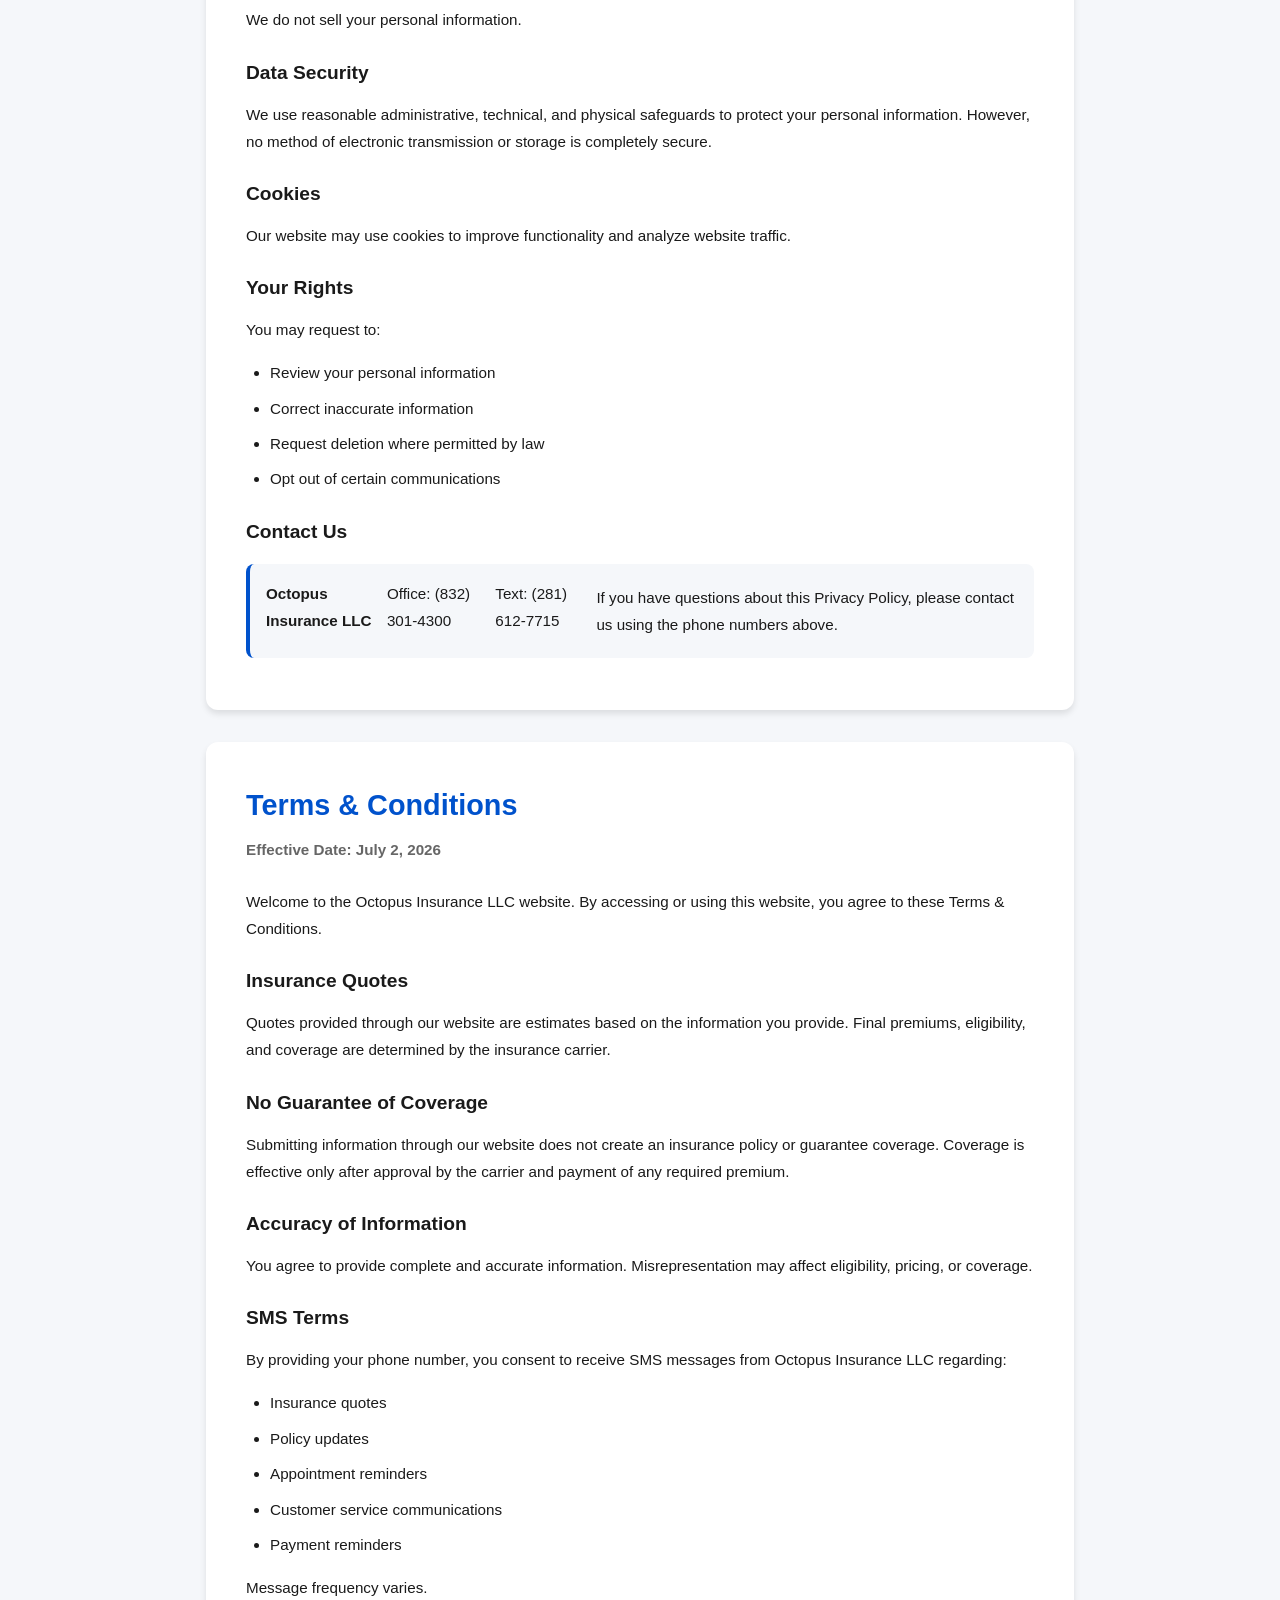
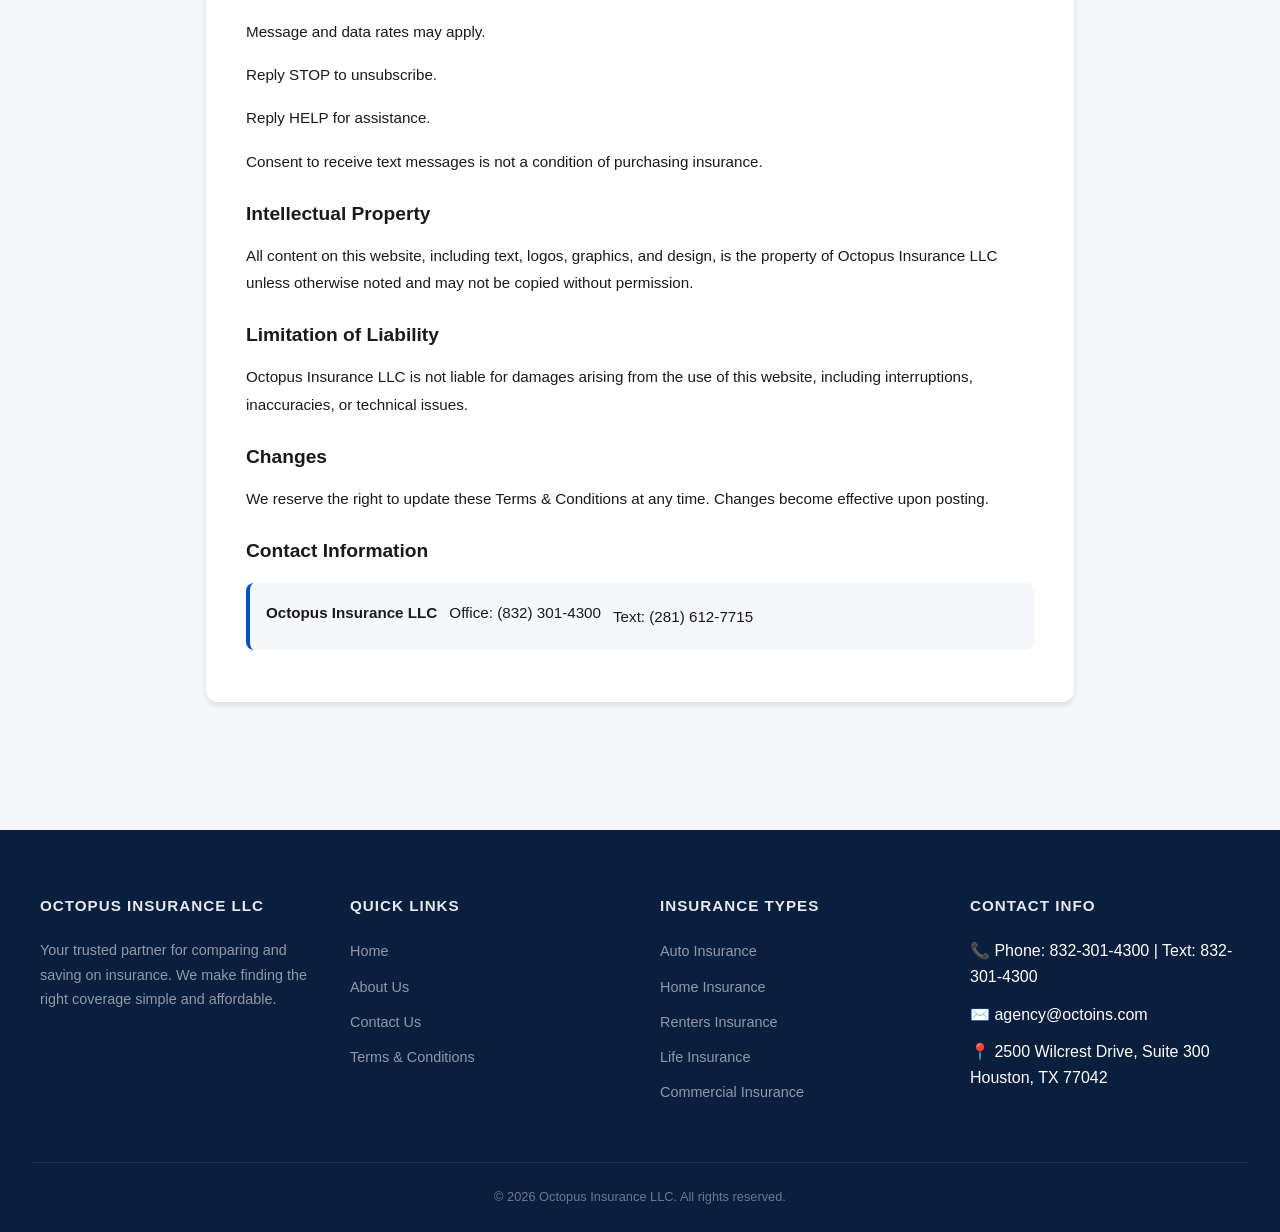
<file: terms.html>
<!DOCTYPE html>
<html lang="en">
<head>
  <meta charset="UTF-8">
  <meta name="viewport" content="width=device-width, initial-scale=1.0">
  <meta name="keywords" content="Houston, Cheap, Michigan, Louisiana, 832, 313, 504, 225, 713, 616, 615, 218, 281, Texas, Dallas, Progressive, Geico, All-State, Commercial">
  <meta name="description" content="Privacy Policy and Terms & Conditions for Octopus Insurance LLC">
  <title>Terms & Conditions - Octopus Insurance LLC</title>
  <link rel="stylesheet" href="css/style.css">
  <style>
    .terms-container {
      max-width: 900px;
      margin: 0 auto;
      padding: 3rem 1rem;
    }
    
    .terms-container h1 {
      text-align: center;
      margin-bottom: 2rem;
      color: var(--primary-dark);
      font-size: 2.5rem;
      font-weight: 800;
    }
    
    .terms-section {
      background: white;
      padding: 2.5rem;
      border-radius: 12px;
      margin-bottom: 2rem;
      box-shadow: 0 4px 6px rgba(0,0,0,0.1);
    }
    
    .terms-section h2 {
      color: var(--primary-blue);
      margin-top: 0;
      font-size: 1.8rem;
      font-weight: 700;
      margin-bottom: 0.5rem;
    }
    
    .terms-section .effective-date {
      font-weight: 600;
      color: var(--text-gray);
      margin-bottom: 1.5rem;
      font-size: 0.95rem;
    }
    
    .terms-section h3 {
      color: var(--text-dark);
      font-size: 1.2rem;
      font-weight: 700;
      margin-top: 1.5rem;
      margin-bottom: 0.75rem;
    }
    
    .terms-section p {
      color: var(--text-dark);
      line-height: 1.8;
      margin-bottom: 1rem;
      font-size: 0.95rem;
    }
    
    .terms-section ul {
      margin-left: 1.5rem;
      margin-bottom: 1rem;
    }
    
    .terms-section li {
      color: var(--text-dark);
      line-height: 1.8;
      margin-bottom: 0.5rem;
      font-size: 0.95rem;
    }
    
    .terms-section strong {
      color: var(--text-dark);
      font-weight: 700;
    }
    
    .terms-section .contact-info {
      margin-top: 1rem;
      padding: 1rem;
      background: var(--light-gray);
      border-radius: 8px;
      border-left: 4px solid var(--primary-blue);
    }
    
    .terms-section .contact-info p {
      margin-bottom: 0.5rem;
    }
    
    .terms-section .contact-info p:last-child {
      margin-bottom: 0;
    }
  </style>
</head>
<body>
  <!-- HEADER -->
  <header>
    <div class="logo">
      <a href="index.html"><img src="logo.png" alt="Octopus Insurance"></a>
      <a href="index.html" style="text-decoration: none; color: inherit;"><span>OCTOPUS</span></a>
    </div>
    
    <nav id="navbar">
      <a href="index.html">Home</a>
      <div class="dropdown">
        <a href="#" class="dropdown-btn">Insurance <span class="dropdown-arrow">▼</span></a>
        <div class="dropdown-content">
          <a href="auto.html">Auto Insurance</a>
          <a href="home.html">Home Insurance</a>
          <a href="renters.html">Renters Insurance</a>
          <a href="life.html">Life Insurance</a>
          <a href="commercial.html">Commercial Insurance</a>
        </div>
      </div>
      <a href="index.html#about">About Us</a>
      <a href="index.html#contact">Contact Us</a>
      <a href="terms.html">Terms</a>
      <a href="client-center.html" style="color: #4A90E2; font-weight: 600;">Client Center</a>
    </nav>
    
    <div class="header-actions">
      <a href="quote.html" class="header-cta">Get a Free Quote</a>
    </div>
    
    <div class="mobile-menu-toggle" id="mobileMenuToggle">
      <span></span>
      <span></span>
      <span></span>
    </div>
  </header>

  <!-- TERMS & CONDITIONS CONTENT -->
  <section style="background: #f5f7fa; padding: 3rem 0;">
    <div class="terms-container">
      <h1>Terms & Conditions & Privacy Policy</h1>
      
      <!-- Privacy Policy Section -->
      <div class="terms-section">
        <h2>Privacy Policy</h2>
        <p class="effective-date">Effective Date: July 2, 2026</p>
        
        <p>Octopus Insurance LLC ("we," "our," or "us") values your privacy. This Privacy Policy explains how we collect, use, and protect your personal information when you visit our website or communicate with us.</p>
        
        <h3>Information We Collect</h3>
        <p>We may collect:</p>
        <ul>
          <li>Name</li>
          <li>Phone number</li>
          <li>Email address</li>
          <li>Mailing address</li>
          <li>Insurance-related information you voluntarily provide</li>
          <li>IP address and website usage information</li>
        </ul>
        
        <h3>How We Use Your Information</h3>
        <p>We use your information to:</p>
        <ul>
          <li>Provide insurance quotes and services</li>
          <li>Respond to your inquiries</li>
          <li>Communicate regarding your policies</li>
          <li>Send requested updates and reminders</li>
          <li>Improve our website and customer experience</li>
          <li>Comply with legal and regulatory requirements</li>
        </ul>
        
        <h3>Text Messaging (SMS)</h3>
        <p>By providing your mobile phone number, you consent to receive text messages from Octopus Insurance LLC regarding quotes, policy updates, payment reminders, appointment confirmations, and customer service.</p>
        <p>Message frequency varies. Standard message and data rates may apply.</p>
        <p>You may opt out at any time by replying STOP. For assistance, reply HELP or contact us using the information below.</p>
        <p>We do not sell or share your mobile number with third parties for their marketing purposes.</p>
        
        <h3>Information Sharing</h3>
        <p>We may share your information only when necessary with:</p>
        <ul>
          <li>Insurance carriers</li>
          <li>Licensed insurance partners</li>
          <li>Service providers assisting our business</li>
          <li>Government agencies when required by law</li>
        </ul>
        <p>We do not sell your personal information.</p>
        
        <h3>Data Security</h3>
        <p>We use reasonable administrative, technical, and physical safeguards to protect your personal information. However, no method of electronic transmission or storage is completely secure.</p>
        
        <h3>Cookies</h3>
        <p>Our website may use cookies to improve functionality and analyze website traffic.</p>
        
        <h3>Your Rights</h3>
        <p>You may request to:</p>
        <ul>
          <li>Review your personal information</li>
          <li>Correct inaccurate information</li>
          <li>Request deletion where permitted by law</li>
          <li>Opt out of certain communications</li>
        </ul>

        <h3>Contact Us</h3>
        <div class="contact-info">
          <p><strong>Octopus Insurance LLC</strong></p>
          <p>Office: (832) 301-4300</p>
          <p>Text: (281) 612-7715</p>
          <p>If you have questions about this Privacy Policy, please contact us using the phone numbers above.</p>
        </div>
      </div>
      
      <!-- Terms & Conditions Section -->
      <div class="terms-section">
        <h2>Terms & Conditions</h2>
        <p class="effective-date">Effective Date: July 2, 2026</p>
        
        <p>Welcome to the Octopus Insurance LLC website. By accessing or using this website, you agree to these Terms & Conditions.</p>
        
        <h3>Insurance Quotes</h3>
        <p>Quotes provided through our website are estimates based on the information you provide. Final premiums, eligibility, and coverage are determined by the insurance carrier.</p>
        
        <h3>No Guarantee of Coverage</h3>
        <p>Submitting information through our website does not create an insurance policy or guarantee coverage. Coverage is effective only after approval by the carrier and payment of any required premium.</p>
        
        <h3>Accuracy of Information</h3>
        <p>You agree to provide complete and accurate information. Misrepresentation may affect eligibility, pricing, or coverage.</p>
        
        <h3>SMS Terms</h3>
        <p>By providing your phone number, you consent to receive SMS messages from Octopus Insurance LLC regarding:</p>
        <ul>
          <li>Insurance quotes</li>
          <li>Policy updates</li>
          <li>Appointment reminders</li>
          <li>Customer service communications</li>
          <li>Payment reminders</li>
        </ul>
        <p>Message frequency varies.</p>
        <p>Message and data rates may apply.</p>
        <p>Reply STOP to unsubscribe.</p>
        <p>Reply HELP for assistance.</p>
        <p>Consent to receive text messages is not a condition of purchasing insurance.</p>
        
        <h3>Intellectual Property</h3>
        <p>All content on this website, including text, logos, graphics, and design, is the property of Octopus Insurance LLC unless otherwise noted and may not be copied without permission.</p>
        
        <h3>Limitation of Liability</h3>
        <p>Octopus Insurance LLC is not liable for damages arising from the use of this website, including interruptions, inaccuracies, or technical issues.</p>
        
        <h3>Changes</h3>
        <p>We reserve the right to update these Terms & Conditions at any time. Changes become effective upon posting.</p>
        
        <h3>Contact Information</h3>
        <div class="contact-info">
          <p><strong>Octopus Insurance LLC</strong></p>
          <p>Office: (832) 301-4300</p>
          <p>Text: (281) 612-7715</p>
        </div>
      </div>
    </div>
  </section>

  <!-- FOOTER -->
  <footer>
    <div class="footer-content">
      <div class="footer-section">
        <h4>Octopus Insurance LLC</h4>
        <p>Your trusted partner for comparing and saving on insurance. We make finding the right coverage simple and affordable.</p>
      </div>
      
      <div class="footer-section">
        <h4>Quick Links</h4>
        <ul>
          <li><a href="index.html">Home</a></li>
          <li><a href="index.html#about">About Us</a></li>
          <li><a href="index.html#contact">Contact Us</a></li>
          <li><a href="terms.html">Terms & Conditions</a></li>
        </ul>
      </div>
      
      <div class="footer-section">
        <h4>Insurance Types</h4>
        <ul>
          <li><a href="auto.html">Auto Insurance</a></li>
          <li><a href="home.html">Home Insurance</a></li>
          <li><a href="renters.html">Renters Insurance</a></li>
          <li><a href="life.html">Life Insurance</a></li>
          <li><a href="commercial.html">Commercial Insurance</a></li>
        </ul>
      </div>
      
      <div class="footer-section">
        <h4>Contact Info</h4>
        <div class="contact-info">📞 Phone: 832-301-4300 | Text: 832-301-4300</div>
        <div class="contact-info">✉️ agency@octoins.com</div>
        <div class="contact-info">📍 2500 Wilcrest Drive, Suite 300<br>Houston, TX 77042</div>
      </div>
    </div>
    
    <div class="footer-bottom">
      <p>&copy; 2026 Octopus Insurance LLC. All rights reserved.</p>
    </div>
  </footer>

  <script src="js/script.js"></script>
</body>
</html>
</file>
<file: css/style.css>
* {
  margin: 0;
  padding: 0;
  box-sizing: border-box;
}

html {
  width: 100%;
  max-width: 100%;
  overflow-x: hidden;
  -webkit-text-size-adjust: 100%;
  -ms-text-size-adjust: 100%;
  scroll-behavior: smooth;
}

:root {
  --primary-dark: #0a1e3e;
  --primary-blue: #0052cc;
  --light-blue: #4a90e2;
  --accent-blue: #1e40af;
  --white: #ffffff;
  --text-dark: #1a1a1a;
  --text-gray: #666666;
  --light-gray: #f5f7fa;
  --border-gray: #e0e0e0;
  --shadow-sm: 0 2px 8px rgba(0, 0, 0, 0.08);
  --shadow-md: 0 4px 16px rgba(0, 0, 0, 0.12);
  --shadow-lg: 0 8px 32px rgba(0, 0, 0, 0.15);
  --radius-sm: 6px;
  --radius-md: 10px;
  --radius-lg: 16px;
  --transition: all 0.3s ease;
}

body {
  font-family: 'Inter', -apple-system, BlinkMacSystemFont, 'Segoe UI', Roboto, sans-serif;
  color: var(--text-dark);
  line-height: 1.6;
  overflow-x: hidden;
  width: 100%;
  max-width: 100%;
  background: var(--white);
}

/* HEADER */
header {
  background-color: var(--primary-dark);
  color: var(--white);
  padding: 0.85rem 2rem;
  display: flex;
  justify-content: space-between;
  align-items: center;
  position: sticky;
  top: 0;
  z-index: 100;
  width: 100%;
  max-width: 100%;
  overflow: visible;
  box-shadow: 0 2px 12px rgba(0, 0, 0, 0.15);
  height: auto;
  min-height: 56px;
}

.logo {
  display: flex;
  align-items: center;
  gap: 0.75rem;
  flex-shrink: 0;
}

.logo img {
  height: 40px;
  width: auto;
}

.logo span {
  font-size: 1.2rem;
  font-weight: 700;
  letter-spacing: 1px;
  white-space: nowrap;
}

nav {
  display: flex;
  gap: 2rem;
  align-items: center;
  height: auto;
}

nav a {
  color: rgba(255, 255, 255, 0.85);
  text-decoration: none;
  font-size: 0.95rem;
  font-weight: 500;
  transition: color var(--transition);
  position: relative;
  padding: 0;
  display: inline-flex;
  align-items: center;
}

nav a::after {
  content: '';
  position: absolute;
  bottom: -4px;
  left: 0;
  width: 0;
  height: 2px;
  background: var(--light-blue);
  transition: width var(--transition);
}

nav a:hover {
  color: var(--white);
}

nav a:hover::after {
  width: 100%;
}

/* Mobile Menu Toggle */
.mobile-menu-toggle {
  display: none;
  flex-direction: column;
  justify-content: center;
  align-items: center;
  width: 36px;
  height: 36px;
  cursor: pointer;
  z-index: 1001;
  background: rgba(255, 255, 255, 0.1);
  border: 1px solid rgba(255, 255, 255, 0.2);
  border-radius: 6px;
  padding: 0;
  gap: 5px;
  flex-shrink: 0;
  transition: var(--transition);
}

.mobile-menu-toggle:hover {
  background: rgba(255, 255, 255, 0.2);
}

.mobile-menu-toggle span {
  display: block;
  width: 20px;
  height: 2.5px;
  background-color: var(--white);
  border-radius: 2px;
  transition: var(--transition);
}

.mobile-menu-toggle.active {
  background: rgba(255, 255, 255, 0.15);
}

.mobile-menu-toggle.active span:nth-child(1) {
  transform: rotate(45deg) translate(2.5px, 2.5px);
}

.mobile-menu-toggle.active span:nth-child(2) {
  opacity: 0;
}

.mobile-menu-toggle.active span:nth-child(3) {
  transform: rotate(-45deg) translate(2.5px, -2.5px);
}

/* Dropdown */
.dropdown {
  position: relative;
  display: inline-block;
}

.dropdown-btn {
  color: rgba(255, 255, 255, 0.85);
  text-decoration: none;
  font-size: 0.95rem;
  font-weight: 500;
  transition: color var(--transition);
  cursor: pointer;
  display: flex;
  align-items: center;
  gap: 0.3rem;
  padding: 0;
  background: none;
  border: none;
}

.dropdown-btn::after {
  display: none !important;
}

.dropdown-btn:hover {
  color: var(--white);
}

.dropdown-content {
  display: none;
  position: absolute;
  background-color: var(--white);
  min-width: 210px;
  box-shadow: var(--shadow-lg);
  border-radius: var(--radius-md);
  z-index: 1001;
  top: 100%;
  left: 0;
  margin: 0;
  padding: 0.5rem;
  padding-top: 10px;
  border: 1px solid var(--border-gray);
  will-change: opacity;
}

/* Hover bridge: invisible hit area covering the gap between the button and dropdown */
.dropdown::after {
  content: '';
  position: absolute;
  top: 100%;
  left: 0;
  right: 0;
  height: 10px;
  z-index: 1001;
  pointer-events: none;
}
.dropdown:hover::after {
  pointer-events: auto;
}

.dropdown-content::before {
  content: '';
  position: absolute;
  top: -6px;
  left: 20px;
  width: 10px;
  height: 10px;
  background: var(--white);
  border-left: 1px solid var(--border-gray);
  border-top: 1px solid var(--border-gray);
  transform: rotate(45deg);
}

.dropdown-content a {
  color: var(--text-dark);
  padding: 0.65rem 1rem;
  text-decoration: none;
  display: block;
  font-size: 0.9rem;
  border-radius: var(--radius-sm);
  transition: background-color 0.2s ease, color 0.2s ease;
}

.dropdown-content a:hover {
  background-color: var(--light-blue);
  color: var(--white);
}

.dropdown-content a::after {
  display: none;
}

.dropdown:hover .dropdown-content {
  display: block;
  animation: fadeInDropdown 0.2s ease;
}

@keyframes fadeInDropdown {
  from { 
    opacity: 0; 
    transform: translateY(-4px);
  }
  to { 
    opacity: 1; 
    transform: translateY(0);
  }
}

.dropdown-arrow {
  font-size: 0.6rem;
  transition: transform 0.3s ease;
  display: inline-block;
}

.dropdown:hover .dropdown-arrow {
  transform: rotate(180deg);
}

.header-actions {
  display: flex;
  align-items: center;
  gap: 1.5rem;
  flex-shrink: 0;
}

.header-cta {
  background: linear-gradient(135deg, var(--primary-blue), var(--light-blue));
  color: var(--white);
  padding: 0.6rem 1.4rem;
  border-radius: var(--radius-sm);
  text-decoration: none;
  font-weight: 600;
  font-size: 0.85rem;
  transition: box-shadow 0.3s ease;
  white-space: nowrap;
  box-shadow: 0 2px 8px rgba(0, 82, 204, 0.3);
  display: inline-block;
  border: none;
  cursor: pointer;
}

.header-cta:hover {
  box-shadow: 0 4px 16px rgba(0, 82, 204, 0.4);
}

.phone {
  display: flex;
  align-items: center;
  gap: 0.5rem;
  font-size: 0.9rem;
  color: rgba(255, 255, 255, 0.8);
  white-space: nowrap;
}

/* HERO SECTION */
.hero {
  position: relative;
  display: flex;
  align-items: flex-start;
  justify-content: center;
  width: 100%;
  min-height: calc(100vh - 5.5rem);
  overflow-x: hidden;
}

.hero::before {
  content: '';
  position: absolute;
  top: 0; left: 0; right: 0; bottom: 0;
  background: linear-gradient(135deg, rgba(10, 30, 62, 0.92) 0%, rgba(26, 58, 82, 0.85) 100%);
  z-index: 1;
  pointer-events: none;
}

.hero::after {
  content: '';
  position: absolute;
  top: 0; left: 0; right: 0; bottom: 0;
  background: radial-gradient(circle at 70% 30%, rgba(74, 144, 226, 0.15) 0%, transparent 60%);
  z-index: 1;
  pointer-events: none;
}

.hero-wrapper {
  display: grid;
  grid-template-columns: 1fr 1fr;
  gap: 2rem;
  width: 100%;
  max-width: 1200px;
  margin: 0 auto;
  padding: 2rem;
  z-index: 2;
  align-items: start;
}

.hero-content {
  display: flex;
  flex-direction: column;
  gap: 1rem;
}

.hero-badge {
  display: inline-flex;
  align-items: center;
  gap: 0.5rem;
  background: rgba(74, 144, 226, 0.2);
  border: 1px solid rgba(74, 144, 226, 0.3);
  padding: 0.4rem 1rem;
  border-radius: 50px;
  font-size: 0.8rem;
  color: var(--light-blue);
  font-weight: 500;
  width: fit-content;
}

.hero-content h1 {
  font-size: 3.2rem;
  font-weight: 800;
  line-height: 1.15;
  color: var(--white);
  margin: 0;
}

.hero-content h1 .highlight {
  background: linear-gradient(135deg, var(--light-blue), #7bb3ff);
  -webkit-background-clip: text;
  -webkit-text-fill-color: transparent;
  background-clip: text;
}

.hero-content > p {
  font-size: 1.1rem;
  color: rgba(255, 255, 255, 0.75);
  line-height: 1.6;
  max-width: 520px;
  margin: 0;
}

.hero-features {
  display: grid;
  grid-template-columns: 1fr 1fr;
  gap: 1rem;
  margin-top: 0.5rem;
}

.feature-item {
  display: flex;
  gap: 0.85rem;
  align-items: flex-start;
  padding: 0.85rem;
  background: rgba(255, 255, 255, 0.06);
  border-radius: var(--radius-md);
  border: 1px solid rgba(255, 255, 255, 0.08);
  transition: var(--transition);
}

.feature-item:hover {
  background: rgba(255, 255, 255, 0.1);
  transform: translateY(-2px);
}

.feature-icon {
  width: 38px;
  height: 38px;
  min-width: 38px;
  background: linear-gradient(135deg, var(--primary-blue), var(--light-blue));
  border-radius: 10px;
  display: flex;
  align-items: center;
  justify-content: center;
  font-size: 1.1rem;
  flex-shrink: 0;
  box-shadow: 0 2px 8px rgba(0, 82, 204, 0.3);
}

.feature-item h3 {
  font-size: 0.9rem;
  color: var(--white);
  font-weight: 600;
  margin: 0 0 0.15rem;
}

.feature-item p {
  font-size: 0.8rem;
  color: rgba(255, 255, 255, 0.6);
  margin: 0;
  line-height: 1.4;
}

/* IFRAME CONTAINER */
.iframe-container {
  width: 100%;
  border-radius: 12px;
  overflow: visible;
  position: relative;
}

.iframe-container iframe {
  width: 100%;
  border: none;
  border-radius: 12px;
  background: white;
  /* 780px — enough to show all form content without an internal scrollbar */
  height: 780px;
  display: block;
  pointer-events: auto;
  z-index: 1;
  position: relative;
}

/* QUOTE FORM */
.quote-form {
  background: var(--white);
  border-radius: var(--radius-lg);
  padding: 1.5rem;
  box-shadow: var(--shadow-lg);
  width: 100%;
  max-width: 100%;
  justify-self: stretch;
  /* height grows with iframe */
}

.quote-form h3 {
  display: flex;
  align-items: center;
  gap: 0.5rem;
  font-size: 1.1rem;
  color: var(--text-dark);
  margin-bottom: 0.35rem;
}

.quote-form h3 span {
  background: linear-gradient(135deg, #10b981, #059669);
  color: var(--white);
  width: 24px;
  height: 24px;
  border-radius: 50%;
  display: inline-flex;
  align-items: center;
  justify-content: center;
  font-size: 0.75rem;
}

.quote-form > p {
  color: var(--text-gray);
  font-size: 0.85rem;
  margin-bottom: 1.25rem;
}

.form-group {
  margin-bottom: 0.85rem;
}

.form-group label {
  display: block;
  margin-bottom: 0.35rem;
  font-size: 0.8rem;
  color: var(--text-gray);
  font-weight: 600;
  text-transform: uppercase;
  letter-spacing: 0.5px;
}

.form-group input,
.form-group select {
  width: 100%;
  padding: 0.7rem 0.85rem;
  border: 2px solid var(--border-gray);
  border-radius: var(--radius-sm);
  font-size: 0.9rem;
  font-family: inherit;
  transition: var(--transition);
  background: var(--light-gray);
}

.form-group input:focus,
.form-group select:focus {
  outline: none;
  border-color: var(--primary-blue);
  background: var(--white);
  box-shadow: 0 0 0 4px rgba(74, 144, 226, 0.1);
}

.form-checkbox {
  display: flex;
  align-items: flex-start;
  gap: 0.5rem;
  font-size: 0.78rem;
  color: var(--text-gray);
  margin: 0.85rem 0;
}

.form-checkbox input[type="checkbox"] {
  width: auto;
  margin-top: 0.15rem;
  accent-color: var(--primary-blue);
}

.submit-btn {
  width: 100%;
  padding: 0.85rem;
  background: linear-gradient(135deg, var(--primary-blue), var(--accent-blue));
  color: var(--white);
  border: none;
  border-radius: var(--radius-sm);
  font-weight: 700;
  font-size: 0.95rem;
  cursor: pointer;
  transition: var(--transition);
  box-shadow: 0 4px 12px rgba(0, 82, 204, 0.3);
}

.submit-btn:hover {
  transform: translateY(-2px);
  box-shadow: 0 6px 20px rgba(0, 82, 204, 0.4);
}

/* STATS SECTION */
.stats {
  background: var(--primary-dark);
  padding: 2.5rem 2rem;
  display: grid;
  grid-template-columns: repeat(5, 1fr);
  gap: 2rem;
  text-align: center;
  width: 100%;
}

.stat-item {
  position: relative;
}

.stat-item:not(:last-child)::after {
  content: '';
  position: absolute;
  right: -1rem;
  top: 50%;
  transform: translateY(-50%);
  width: 1px;
  height: 40px;
  background: rgba(255, 255, 255, 0.1);
}

.stat-item h4 {
  font-size: 1.8rem;
  font-weight: 800;
  color: var(--white);
  margin-bottom: 0.25rem;
  letter-spacing: 1px;
}

.stat-item p {
  font-size: 0.85rem;
  color: rgba(255, 255, 255, 0.6);
  text-transform: uppercase;
  letter-spacing: 0.5px;
}

/* INSURANCE TYPES */
.insurance-types {
  padding: 5rem 2rem;
  background: var(--light-gray);
  width: 100%;
}

.insurance-types h2 {
  text-align: center;
  font-size: 2.2rem;
  font-weight: 800;
  margin-bottom: 0.5rem;
  color: var(--text-dark);
}

.insurance-types > p {
  text-align: center;
  color: var(--text-gray);
  font-size: 1.05rem;
  margin-bottom: 3rem;
  max-width: 600px;
  margin-left: auto;
  margin-right: auto;
}

.insurance-grid {
  display: grid;
  grid-template-columns: repeat(3, 1fr);
  gap: 1.5rem;
  max-width: 1200px;
  margin: 0 auto;
  width: 100%;
  padding: 0 1rem;
}

.insurance-card {
  background: var(--white);
  border-radius: var(--radius-lg);
  padding: 2rem 1.5rem;
  text-align: center;
  transition: var(--transition);
  box-shadow: var(--shadow-sm);
  border: 1px solid var(--border-gray);
  position: relative;
  overflow: hidden;
}

.insurance-card::before {
  content: '';
  position: absolute;
  top: 0;
  left: 0;
  right: 0;
  height: 3px;
  background: linear-gradient(90deg, var(--primary-blue), var(--light-blue));
  transform: scaleX(0);
  transition: var(--transition);
}

.insurance-card:hover {
  transform: translateY(-6px);
  box-shadow: var(--shadow-md);
  border-color: var(--light-blue);
}

.insurance-card:hover::before {
  transform: scaleX(1);
}

.insurance-card-icon {
  width: 56px;
  height: 56px;
  background: linear-gradient(135deg, var(--light-blue), var(--primary-blue));
  border-radius: 14px;
  display: flex;
  align-items: center;
  justify-content: center;
  margin: 0 auto 1.25rem;
  font-size: 1.6rem;
  box-shadow: 0 4px 12px rgba(74, 144, 226, 0.25);
}

.insurance-card h3 {
  font-size: 1.15rem;
  font-weight: 700;
  margin-bottom: 0.75rem;
}

.insurance-card p {
  color: var(--text-gray);
  font-size: 0.9rem;
  margin-bottom: 1.25rem;
  line-height: 1.6;
}

.card-link {
  color: var(--primary-blue);
  text-decoration: none;
  font-weight: 600;
  font-size: 0.9rem;
  transition: var(--transition);
  display: inline-flex;
  align-items: center;
  gap: 0.3rem;
}

.card-link:hover {
  color: var(--accent-blue);
  gap: 0.5rem;
}

/* WHY CHOOSE */
.why-choose {
  padding: 5rem 2rem;
  background: var(--white);
  display: grid;
  grid-template-columns: 1fr 1fr;
  gap: 4rem;
  align-items: center;
  max-width: 1200px;
  margin: 0 auto;
}

.why-choose-content h2 {
  font-size: 2.2rem;
  font-weight: 800;
  margin-bottom: 2rem;
  color: var(--text-dark);
}

.why-choose-item {
  display: flex;
  gap: 1rem;
  margin-bottom: 1.25rem;
  padding: 1rem;
  background: var(--light-gray);
  border-radius: var(--radius-md);
  transition: var(--transition);
}

.why-choose-item:hover {
  transform: translateX(4px);
  box-shadow: var(--shadow-sm);
}

.why-choose-icon {
  width: 28px;
  height: 28px;
  min-width: 28px;
  background: linear-gradient(135deg, #10b981, #059669);
  border-radius: 50%;
  display: flex;
  align-items: center;
  justify-content: center;
  flex-shrink: 0;
  color: var(--white);
  font-size: 0.75rem;
  font-weight: bold;
  margin-top: 0.15rem;
}

.why-choose-item p {
  margin: 0;
  font-size: 0.95rem;
  line-height: 1.6;
}

.why-choose-item strong {
  color: var(--text-dark);
}

.why-choose-cta {
  background: linear-gradient(135deg, var(--primary-blue), var(--light-blue));
  color: var(--white);
  padding: 0.9rem 2rem;
  border-radius: var(--radius-sm);
  text-decoration: none;
  font-weight: 600;
  display: inline-block;
  margin-top: 1.5rem;
  transition: var(--transition);
  box-shadow: 0 4px 12px rgba(0, 82, 204, 0.3);
}

.why-choose-cta:hover {
  transform: translateY(-2px);
  box-shadow: 0 6px 20px rgba(0, 82, 204, 0.4);
}

.why-choose-image {
  text-align: center;
}

/* PARTNER LOGO TICKER */
.partner-ticker {
  background: linear-gradient(180deg, rgba(10, 30, 62, 0.95), rgba(16, 47, 86, 0.96));
  padding: 2.5rem 0 3rem;
  margin-top: 0;
}
.ticker {
  width: 100%;
  overflow: hidden;
  background: rgba(255, 255, 255, 0.96);
  border: 1px solid rgba(255, 255, 255, 0.16);
  border-radius: 24px;
  padding: 1rem 0.5rem;
  box-shadow: 0 25px 80px rgba(0, 18, 54, 0.12);
}
.ticker-track {
  display: flex;
  gap: 2.5rem;
  align-items: center;
  animation: marquee 26s linear infinite;
}
.ticker-item {
  flex: 0 0 auto;
  display: flex;
  align-items: center;
  justify-content: center;
  min-width: 170px;
}
.ticker-item img {
  max-height: 72px;
  width: auto;
  opacity: 0.95;
  filter: grayscale(0.05) contrast(0.92);
  transition: transform 0.25s ease, filter 0.25s ease, opacity 0.25s ease;
}
.ticker-item:hover img,
.ticker-item:focus img {
  filter: none;
  transform: scale(1.05);
  opacity: 1;
}
.ticker:hover .ticker-track,
.ticker.paused .ticker-track {
  animation-play-state: paused;
}

@keyframes marquee {
  0% { transform: translateX(0); }
  100% { transform: translateX(-50%); }
}

/* Responsive adjustments */
@media (max-width: 900px) {
  .ticker-item { min-width: 140px; }
  .ticker-item img { max-height: 52px; }
}

/* Heading and inner wrapper for ticker */
.partner-ticker-inner {
  max-width: 1200px;
  margin: 0 auto;
  padding: 0 1rem;
  text-align: center;
}
.partner-ticker-heading {
  font-size: 1.45rem;
  font-weight: 800;
  margin: 0;
  color: #ffffff;
}
.partner-ticker-subtitle {
  margin: 0.6rem auto 1.2rem;
  color: rgba(255, 255, 255, 0.78);
  font-size: 1rem;
  max-width: 700px;
}

.ticker-item { min-width: 160px; }


.why-choose-image img {
  max-width: 100%;
  height: auto;
  border-radius: var(--radius-lg);
  box-shadow: var(--shadow-md);
}

/* TESTIMONIALS */
.testimonials {
  padding: 5rem 2rem;
  background: var(--light-gray);
}

.testimonials h2 {
  text-align: center;
  font-size: 2.2rem;
  font-weight: 800;
  margin-bottom: 3rem;
  color: var(--text-dark);
}

.testimonials-grid {
  display: grid;
  grid-template-columns: repeat(3, 1fr);
  gap: 1.5rem;
  max-width: 1200px;
  margin: 0 auto;
}

.testimonial-card {
  background: var(--white);
  border-radius: var(--radius-lg);
  padding: 2rem;
  box-shadow: var(--shadow-sm);
  border: 1px solid var(--border-gray);
  transition: var(--transition);
}

.testimonial-card:hover {
  transform: translateY(-4px);
  box-shadow: var(--shadow-md);
}

.stars {
  color: #f59e0b;
  margin-bottom: 1rem;
  font-size: 0.9rem;
  letter-spacing: 2px;
}

.testimonial-text {
  color: var(--text-gray);
  font-style: italic;
  margin-bottom: 1.5rem;
  line-height: 1.7;
  font-size: 0.95rem;
}

.testimonial-author {
  display: flex;
  align-items: center;
  gap: 1rem;
  padding-top: 1rem;
  border-top: 1px solid var(--border-gray);
}

.author-avatar {
  width: 44px;
  height: 44px;
  border-radius: 50%;
  background: linear-gradient(135deg, var(--light-blue), var(--primary-blue));
  flex-shrink: 0;
}

.author-info h4 {
  margin: 0;
  font-size: 0.9rem;
  font-weight: 600;
}

.author-info p {
  margin: 0;
  color: var(--text-gray);
  font-size: 0.8rem;
}

/* ABOUT US */
.about-us {
  padding: 5rem 2rem;
  background: var(--white);
}

.about-us-content {
  max-width: 1200px;
  margin: 0 auto;
}

.about-us h2 {
  text-align: center;
  font-size: 2.2rem;
  font-weight: 800;
  margin-bottom: 3rem;
  color: var(--text-dark);
}

.about-grid {
  display: grid;
  grid-template-columns: 1fr 1fr;
  gap: 4rem;
  align-items: start;
}

.about-text h3 {
  font-size: 1.4rem;
  font-weight: 700;
  margin-bottom: 1rem;
  color: var(--primary-blue);
}

.about-text p {
  color: var(--text-gray);
  margin-bottom: 1.25rem;
  line-height: 1.7;
}

.about-values h3 {
  font-size: 1.4rem;
  font-weight: 700;
  margin-bottom: 1.5rem;
  color: var(--primary-blue);
}

.value-item {
  display: flex;
  align-items: center;
  gap: 1rem;
  margin-bottom: 1rem;
  padding: 1rem 1.25rem;
  background: var(--light-gray);
  border-radius: var(--radius-md);
  transition: var(--transition);
}

.value-item:hover {
  transform: translateY(-2px);
  box-shadow: var(--shadow-sm);
}

.value-icon {
  font-size: 1.3rem;
  width: 44px;
  height: 44px;
  min-width: 44px;
  background: linear-gradient(135deg, var(--light-blue), var(--primary-blue));
  border-radius: 12px;
  display: flex;
  align-items: center;
  justify-content: center;
  flex-shrink: 0;
  box-shadow: 0 2px 8px rgba(74, 144, 226, 0.25);
}

.value-item h4 {
  font-size: 1rem;
  font-weight: 600;
  margin-bottom: 0.2rem;
}

.value-item p {
  color: var(--text-gray);
  font-size: 0.85rem;
  margin: 0;
}

/* CONTACT */
.contact-us {
  padding: 5rem 2rem;
  background: var(--light-gray);
}

.contact-us-content {
  max-width: 1200px;
  margin: 0 auto;
}

.contact-us h2 {
  text-align: center;
  font-size: 2.2rem;
  font-weight: 800;
  margin-bottom: 0.5rem;
  color: var(--text-dark);
}

.contact-subtitle {
  text-align: center;
  color: var(--text-gray);
  font-size: 1.05rem;
  margin-bottom: 3rem;
}

.contact-grid {
  display: grid;
  grid-template-columns: 1fr 1fr;
  gap: 2rem;
}

.contact-info-box,
.contact-form-box {
  background: var(--white);
  padding: 2rem;
  border-radius: var(--radius-lg);
  box-shadow: var(--shadow-sm);
  border: 1px solid var(--border-gray);
}

.contact-info-box h3,
.contact-form-box h3 {
  font-size: 1.3rem;
  font-weight: 700;
  margin-bottom: 1.5rem;
  color: var(--primary-blue);
}

.contact-detail {
  display: flex;
  gap: 1rem;
  margin-bottom: 1.25rem;
}

.contact-icon {
  font-size: 1.2rem;
  width: 40px;
  height: 40px;
  min-width: 40px;
  background: linear-gradient(135deg, var(--light-blue), var(--primary-blue));
  border-radius: 10px;
  display: flex;
  align-items: center;
  justify-content: center;
  flex-shrink: 0;
}

.contact-detail h4 {
  font-size: 0.9rem;
  font-weight: 600;
  margin-bottom: 0.25rem;
}

.contact-detail p {
  color: var(--text-gray);
  font-size: 0.85rem;
  line-height: 1.6;
  margin: 0;
}

.contact-form-box textarea {
  width: 100%;
  padding: 0.75rem;
  border: 2px solid var(--border-gray);
  border-radius: var(--radius-sm);
  font-size: 0.9rem;
  font-family: inherit;
  resize: vertical;
  min-height: 100px;
  transition: var(--transition);
  background: var(--light-gray);
}

.contact-form-box textarea:focus {
  outline: none;
  border-color: var(--primary-blue);
  background: var(--white);
  box-shadow: 0 0 0 4px rgba(74, 144, 226, 0.1);
}

.send-btn {
  margin-top: 1rem;
}

/* FOOTER */
footer {
  background: var(--primary-dark);
  color: var(--white);
  padding: 4rem 2rem 1.5rem;
  width: 100%;
}

.footer-content {
  display: grid;
  grid-template-columns: repeat(4, 1fr);
  gap: 2.5rem;
  max-width: 1200px;
  margin: 0 auto 3rem;
}

.footer-section h4 {
  margin-bottom: 1.25rem;
  font-size: 0.95rem;
  font-weight: 700;
  text-transform: uppercase;
  letter-spacing: 1px;
  color: rgba(255, 255, 255, 0.9);
}

.footer-section ul {
  list-style: none;
}

.footer-section ul li {
  margin-bottom: 0.6rem;
}

.footer-section ul li a {
  color: rgba(255, 255, 255, 0.55);
  text-decoration: none;
  font-size: 0.9rem;
  transition: var(--transition);
}

.footer-section ul li a:hover {
  color: var(--light-blue);
  padding-left: 4px;
}

.footer-section p {
  color: rgba(255, 255, 255, 0.55);
  font-size: 0.9rem;
  line-height: 1.7;
}

.contact-info {
  display: flex;
  gap: 0.75rem;
  margin-bottom: 0.75rem;
  align-items: center;
}

.footer-bottom {
  border-top: 1px solid rgba(255, 255, 255, 0.08);
  padding-top: 1.5rem;
  text-align: center;
  color: rgba(255, 255, 255, 0.4);
  font-size: 0.8rem;
}

/* RESPONSIVE */
@media (max-width: 900px) {
  header {
    padding: 0.65rem 1rem;
    overflow: visible;
  }

  .logo img { height: 30px; }
  .logo span { font-size: 0.9rem; }

  .header-actions {
    margin-right: 0.5rem;
    gap: 0.5rem;
  }

  .phone { display: none; }

  .header-cta {
    padding: 0.4rem 0.75rem;
    font-size: 0.7rem;
  }

  .mobile-menu-toggle {
    display: flex !important;
  }

  nav {
    display: none;
    position: fixed;
    top: 56px;
    left: 0;
    right: 0;
    bottom: 0;
    background: var(--primary-dark);
    flex-direction: column;
    align-items: stretch;
    gap: 0;
    padding: 1rem 0;
    z-index: 999;
    overflow-y: auto;
  }

  nav.active {
    display: flex;
    animation: slideDown 0.25s ease;
  }

  @keyframes slideDown {
    from { opacity: 0; transform: translateY(-10px); }
    to { opacity: 1; transform: translateY(0); }
  }

  nav a {
    padding: 0.85rem 1.5rem;
    text-align: center;
    font-size: 1rem;
    border-bottom: 1px solid rgba(255, 255, 255, 0.06);
  }

  nav a::after { display: none; }

  .dropdown {
    width: 100%;
    position: relative;
  }

  .dropdown-btn {
    justify-content: center;
    padding: 0.85rem 1.5rem;
    width: 100%;
    border-bottom: 1px solid rgba(255, 255, 255, 0.06);
    font-size: 1rem;
    background: transparent;
  }

  .dropdown-btn::after {
    display: none !important;
  }

  .dropdown-content {
    position: relative;
    display: none;
    width: 100%;
    box-shadow: none;
    background: rgba(255, 255, 255, 0.05);
    border-radius: 0;
    border: none;
    margin: 0;
    top: auto;
    left: auto;
    z-index: auto;
  }

  .dropdown-content::before { 
    display: none; 
  }

  .dropdown-content a {
    color: rgba(255, 255, 255, 0.7);
    padding: 0.7rem 2rem;
    text-align: center;
    border-bottom: 1px solid rgba(255, 255, 255, 0.04);
  }

  .dropdown-content a:hover {
    background: rgba(255, 255, 255, 0.1);
    color: var(--white);
  }

  .dropdown.active .dropdown-content {
    display: block;
  }

  .stats {
    grid-template-columns: repeat(2, 1fr);
    gap: 1rem;
    padding: 2rem 1rem;
  }

  .stat-item:not(:last-child)::after { display: none; }
  .stat-item:nth-child(5) { grid-column: span 2; }

  .hero { min-height: calc(100vh - 5.5rem); }

  .hero-wrapper {
    grid-template-columns: 1fr;
    padding: 2rem 1.25rem 3rem;
    gap: 2rem;
  }

  .hero-content h1 {
    font-size: 2rem;
  }

  .hero-content > p {
    font-size: 0.95rem;
  }

  .hero-features {
    grid-template-columns: 1fr;
  }

  .quote-form {
    max-width: 100%;
    justify-self: stretch;
  }

  .iframe-container iframe {
    height: 1200px;
  }

  .insurance-grid {
    grid-template-columns: 1fr;
    max-width: 450px;
  }

  .why-choose {
    grid-template-columns: 1fr;
    padding: 3rem 1.5rem;
    gap: 2rem;
  }

  .testimonials-grid {
    grid-template-columns: 1fr;
  }

  .about-grid {
    grid-template-columns: 1fr;
    gap: 2rem;
  }

  .contact-grid {
    grid-template-columns: 1fr;
  }

  .footer-content {
    grid-template-columns: repeat(2, 1fr);
    gap: 1.5rem;
  }
}

@media (max-width: 480px) {
  header {
    padding: 0.5rem 0.75rem;
  }

  .logo img { height: 26px; }
  .logo span { font-size: 0.75rem; }

  .header-cta {
    padding: 0.3rem 0.6rem;
    font-size: 0.6rem;
  }

  .mobile-menu-toggle {
    width: 32px;
    height: 32px;
    min-width: 32px;
    min-height: 32px;
    gap: 4px;
  }

  .mobile-menu-toggle span {
    width: 18px;
    height: 2px;
  }

  .hero-content h1 {
    font-size: 1.6rem;
  }

  .hero-content p {
    font-size: 0.9rem;
  }

  .stats h4 { font-size: 1.4rem; }

  .insurance-types h2,
  .why-choose-content h2,
  .testimonials h2,
  .about-us h2,
  .contact-us h2 {
    font-size: 1.6rem;
  }
}

@media (min-width: 769px) and (max-width: 1024px) {
  .hero-wrapper {
    grid-template-columns: 1fr;
    gap: 2rem;
    padding: 3rem 2rem;
  }

  .hero-content h1 { font-size: 2.5rem; }
  .quote-form { max-width: 100%; }
}
</file>
